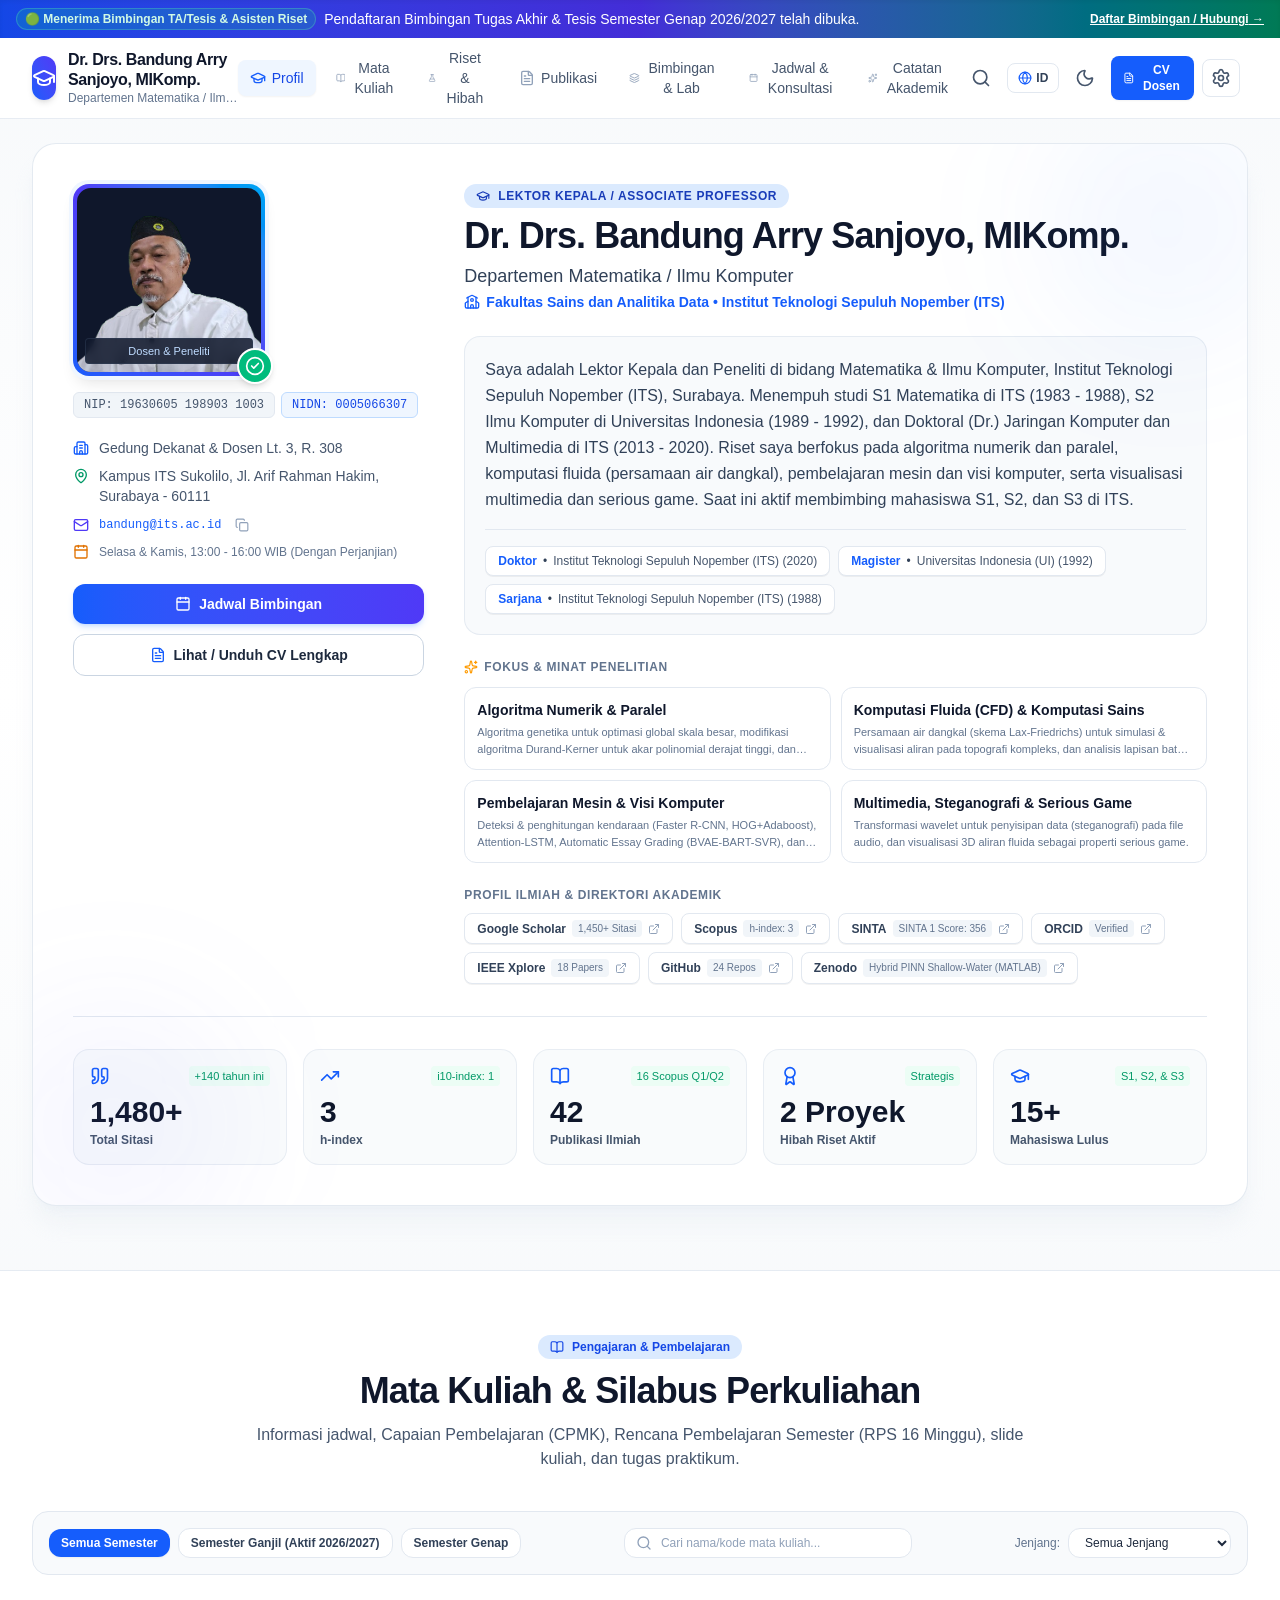
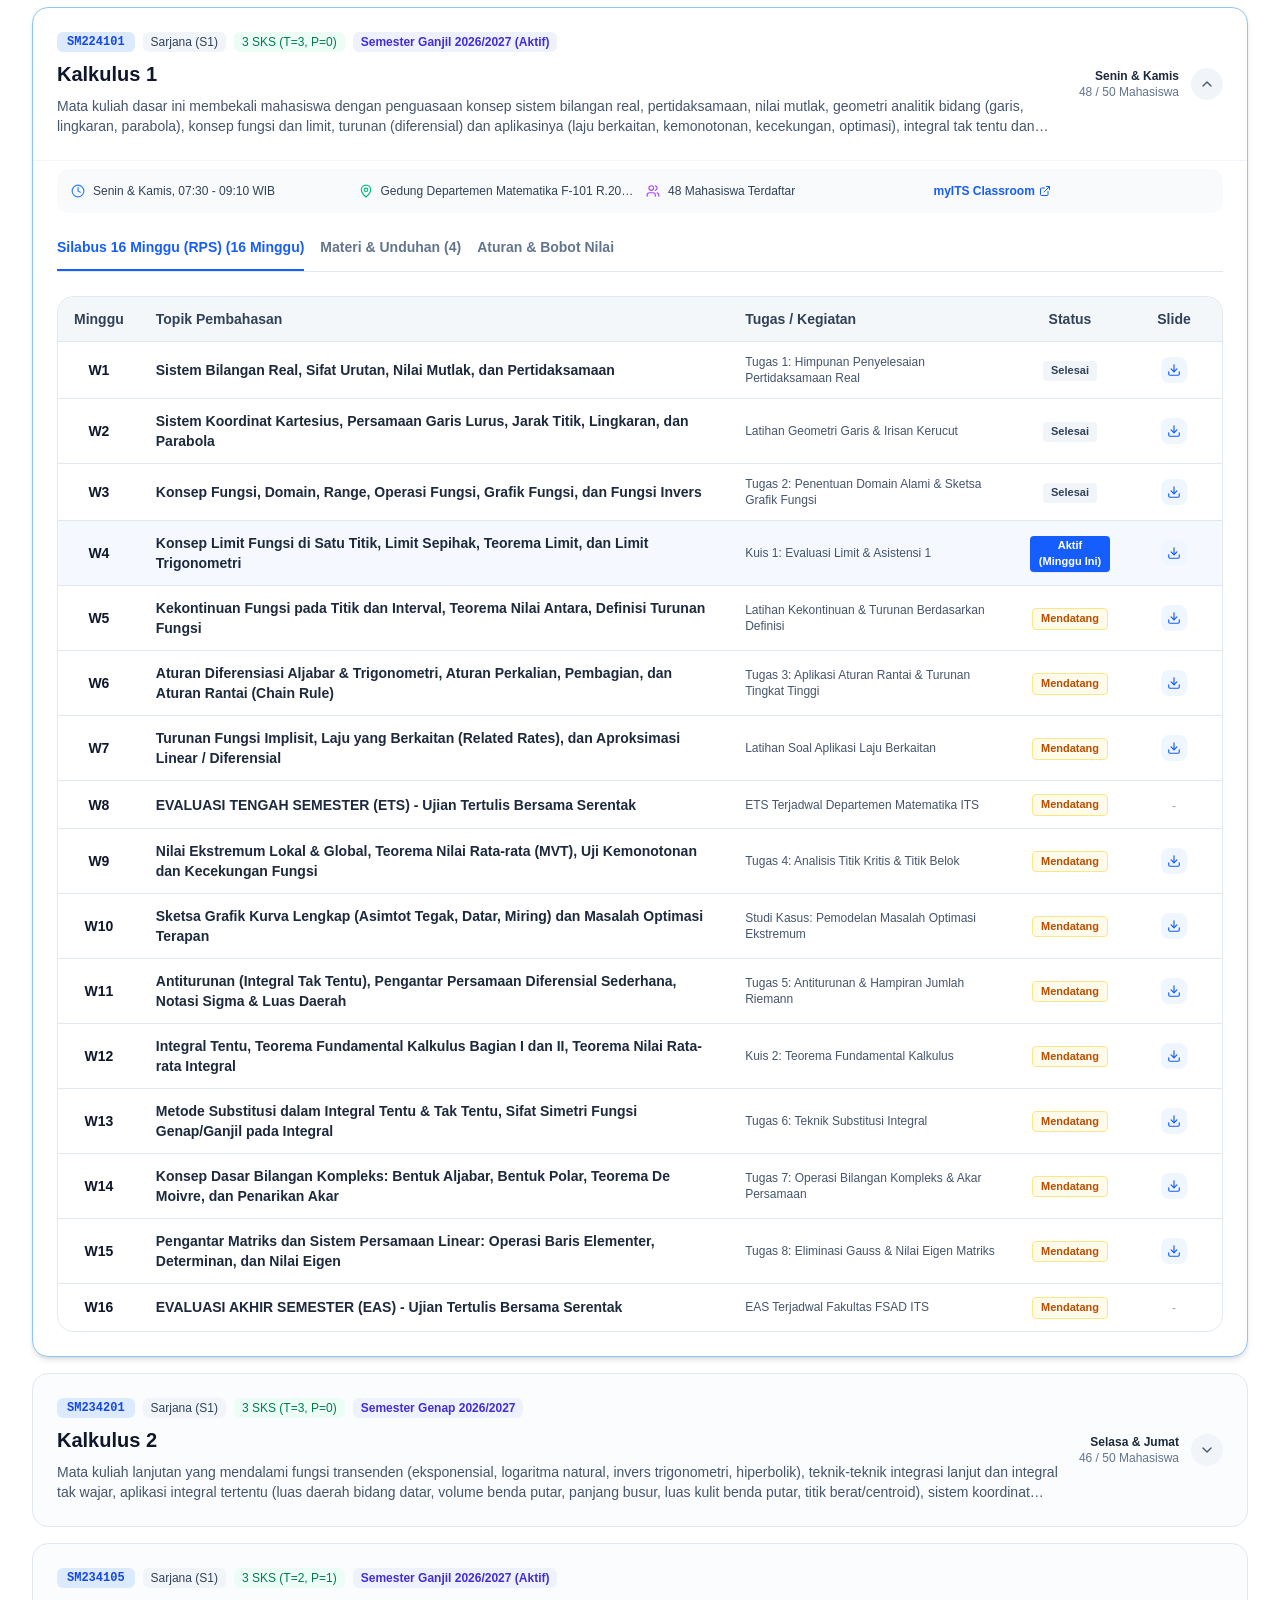
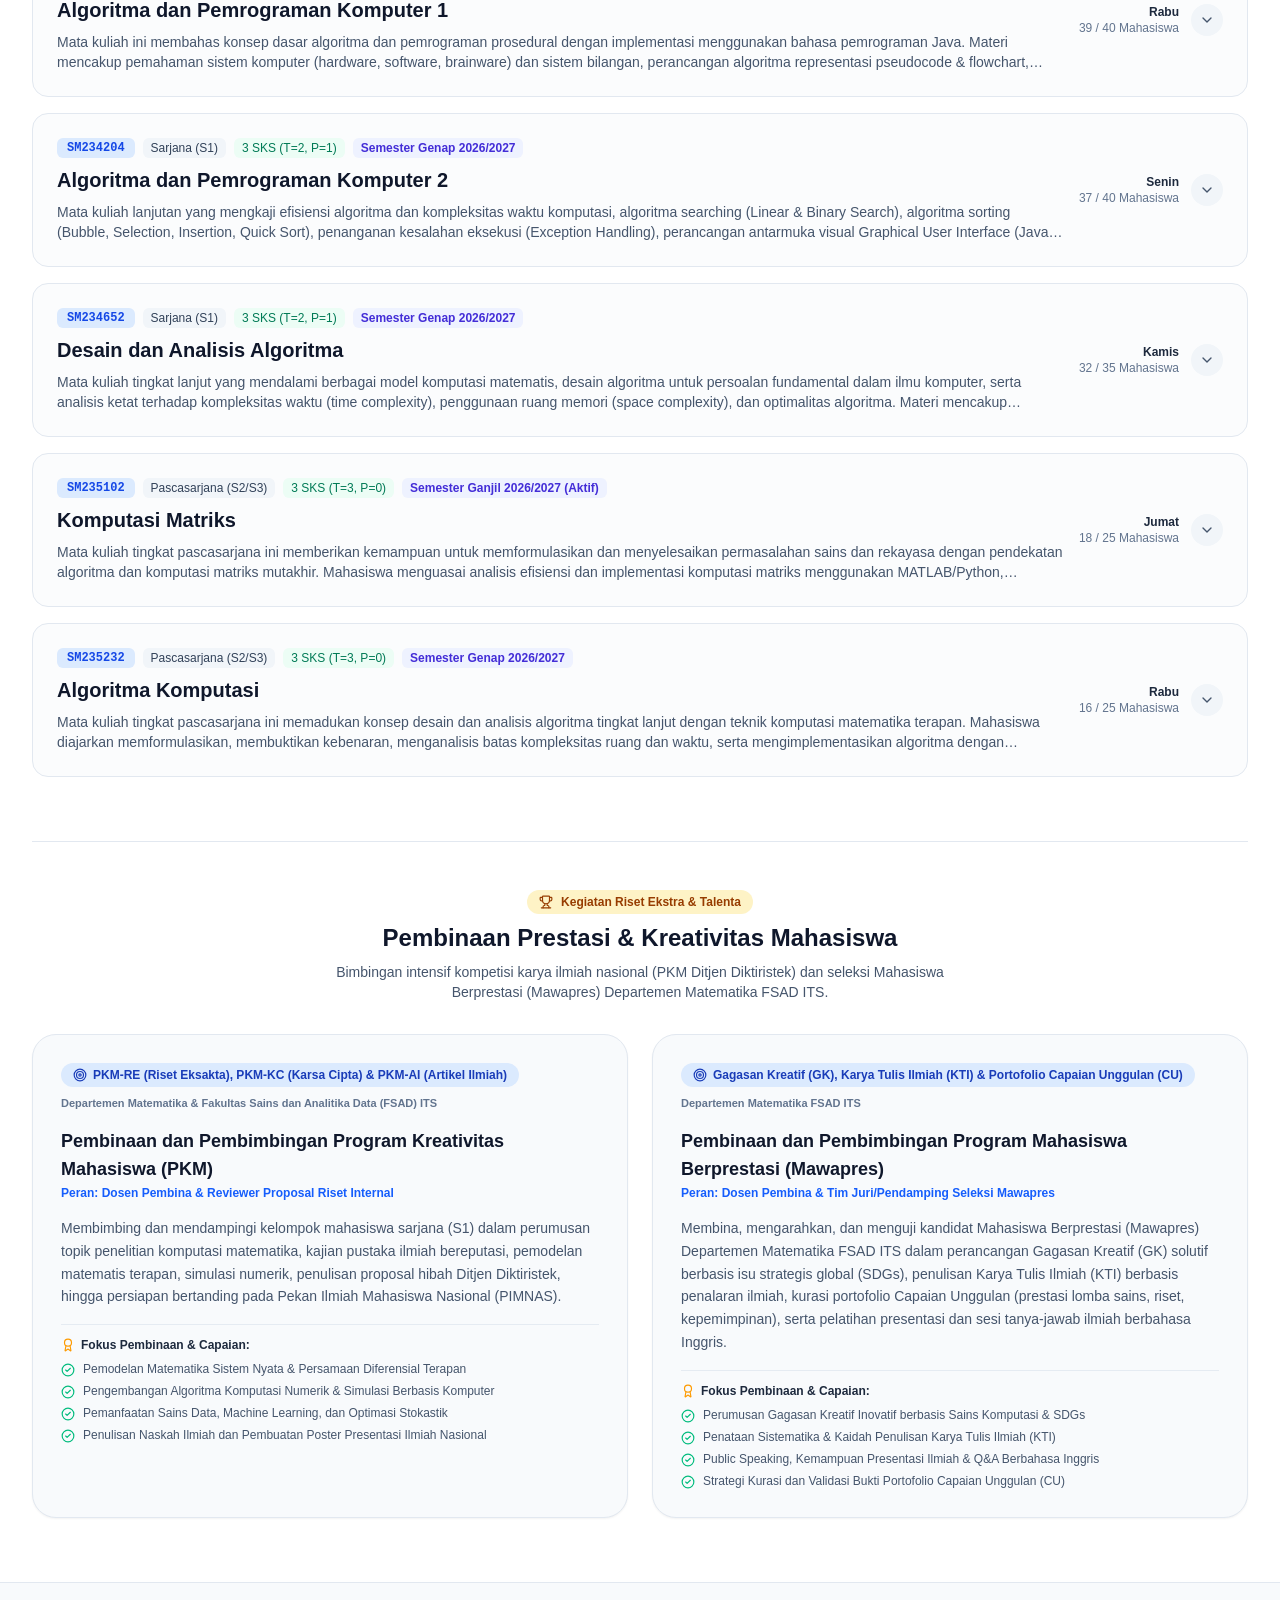
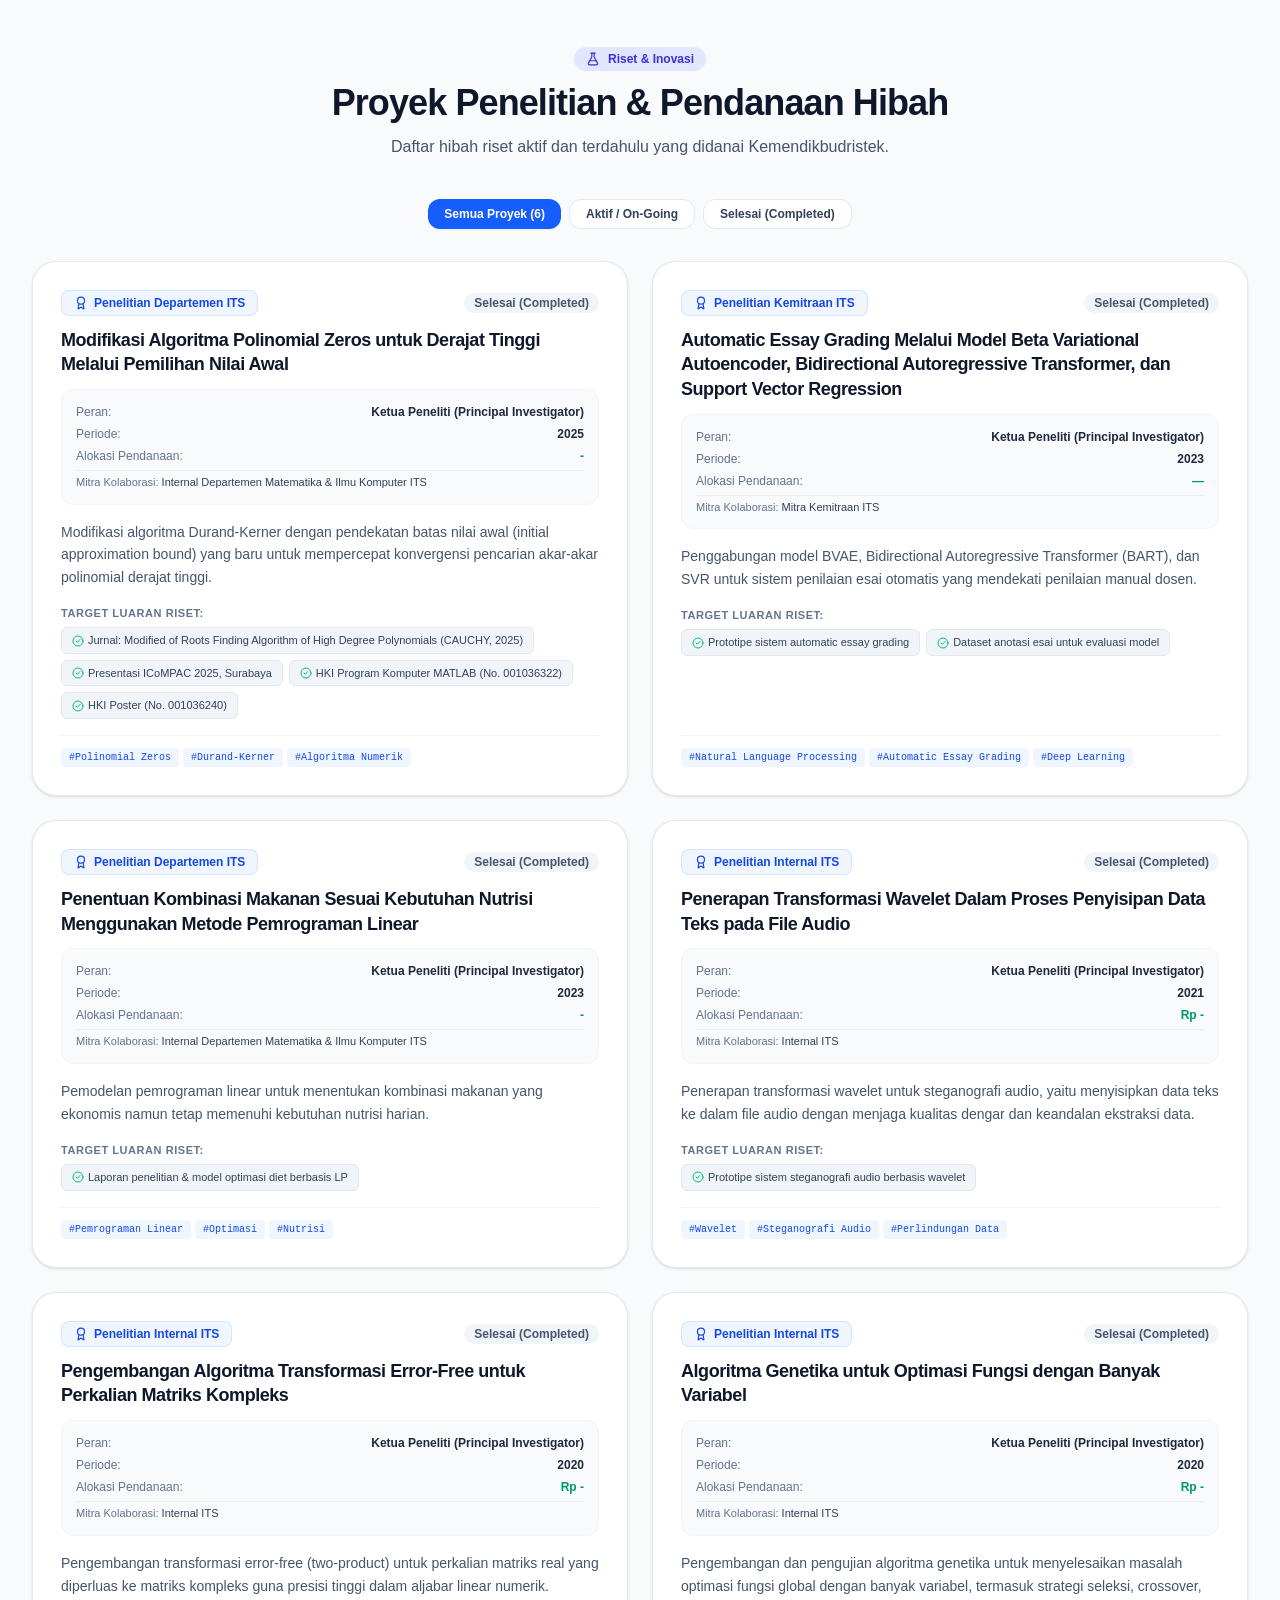
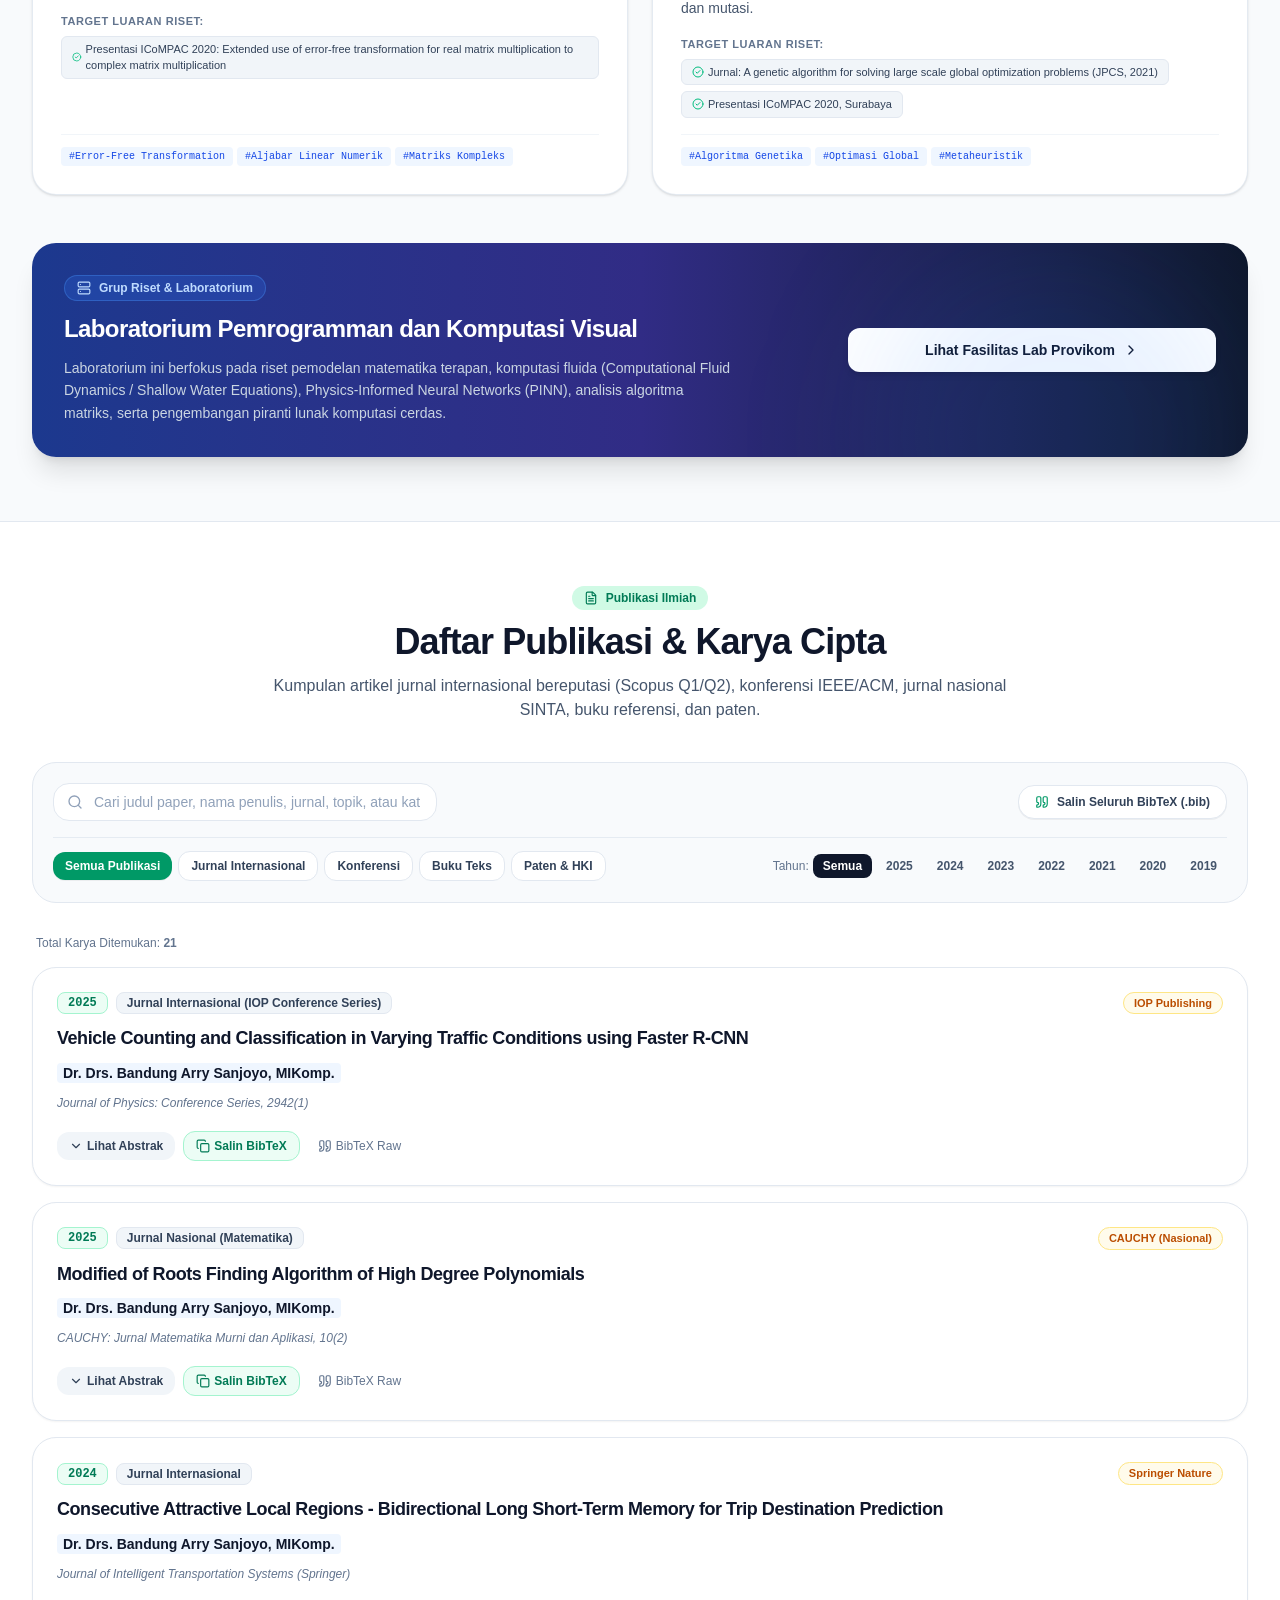
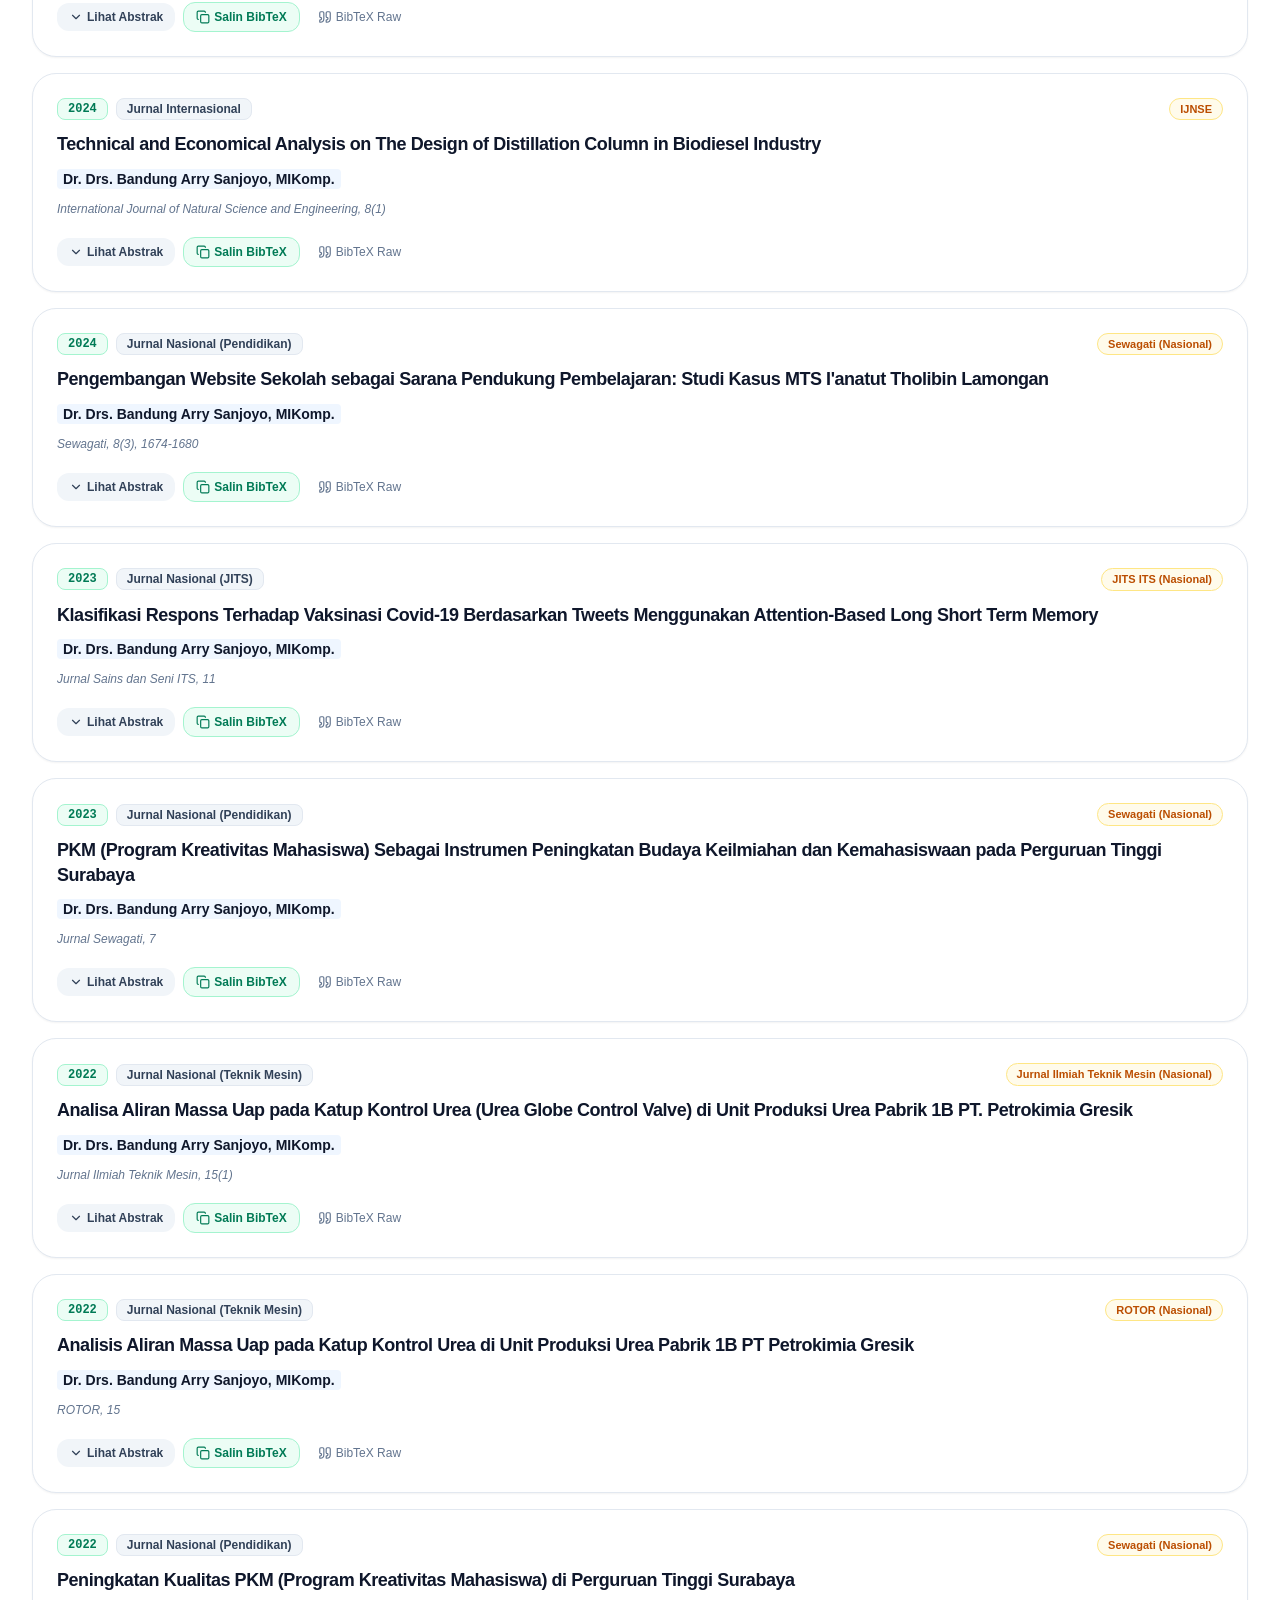
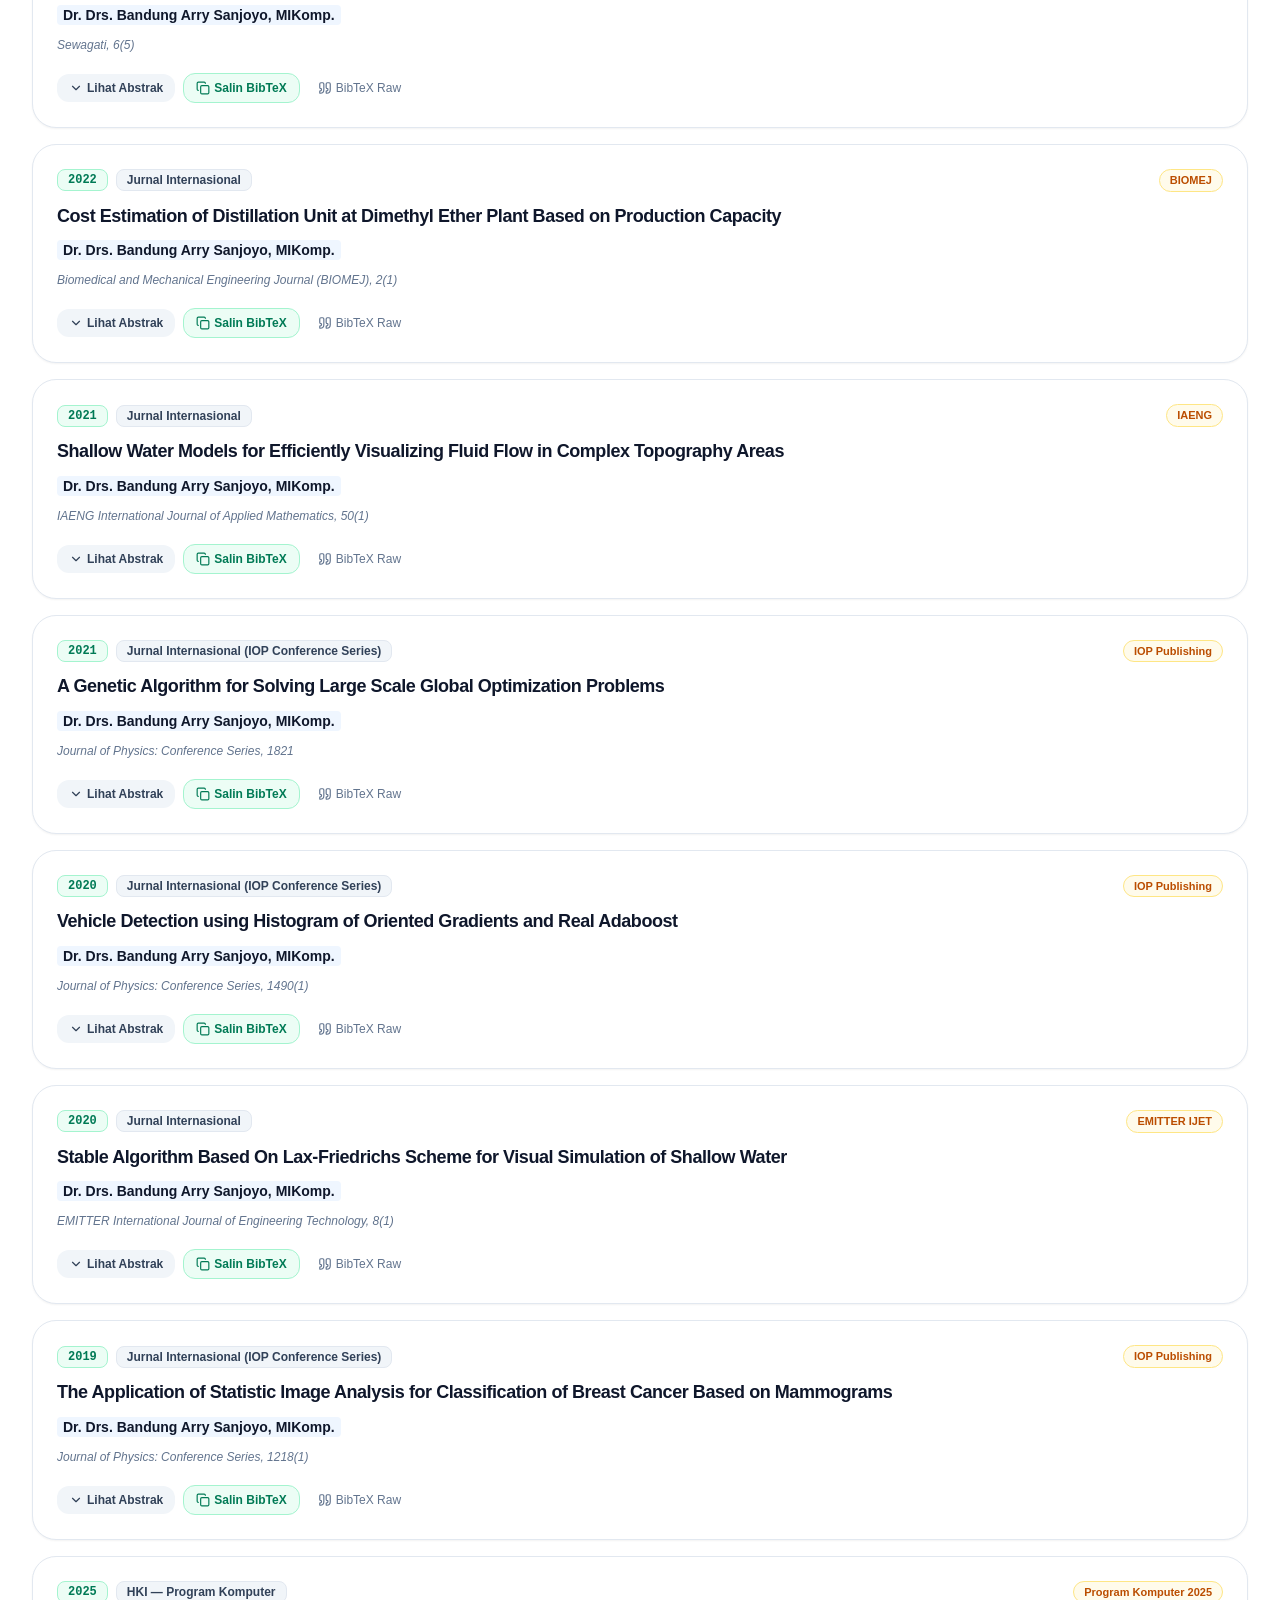
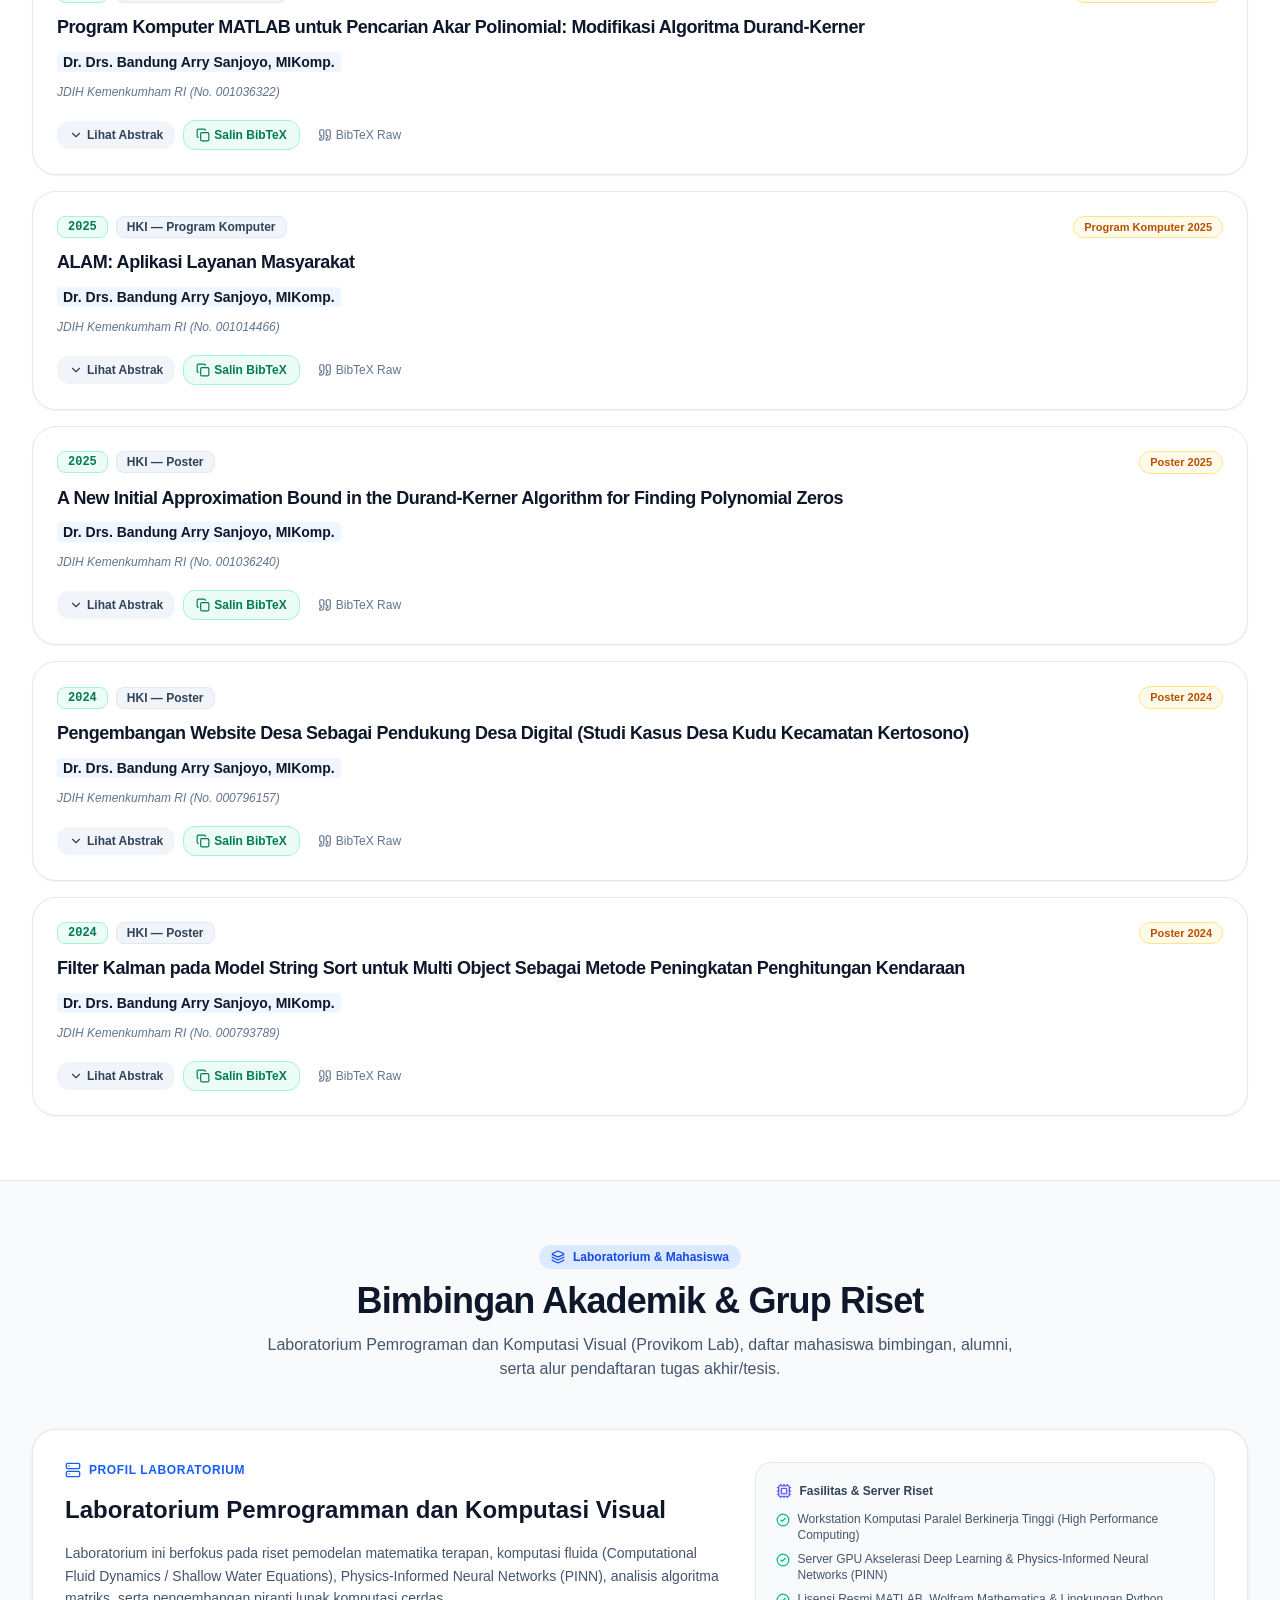
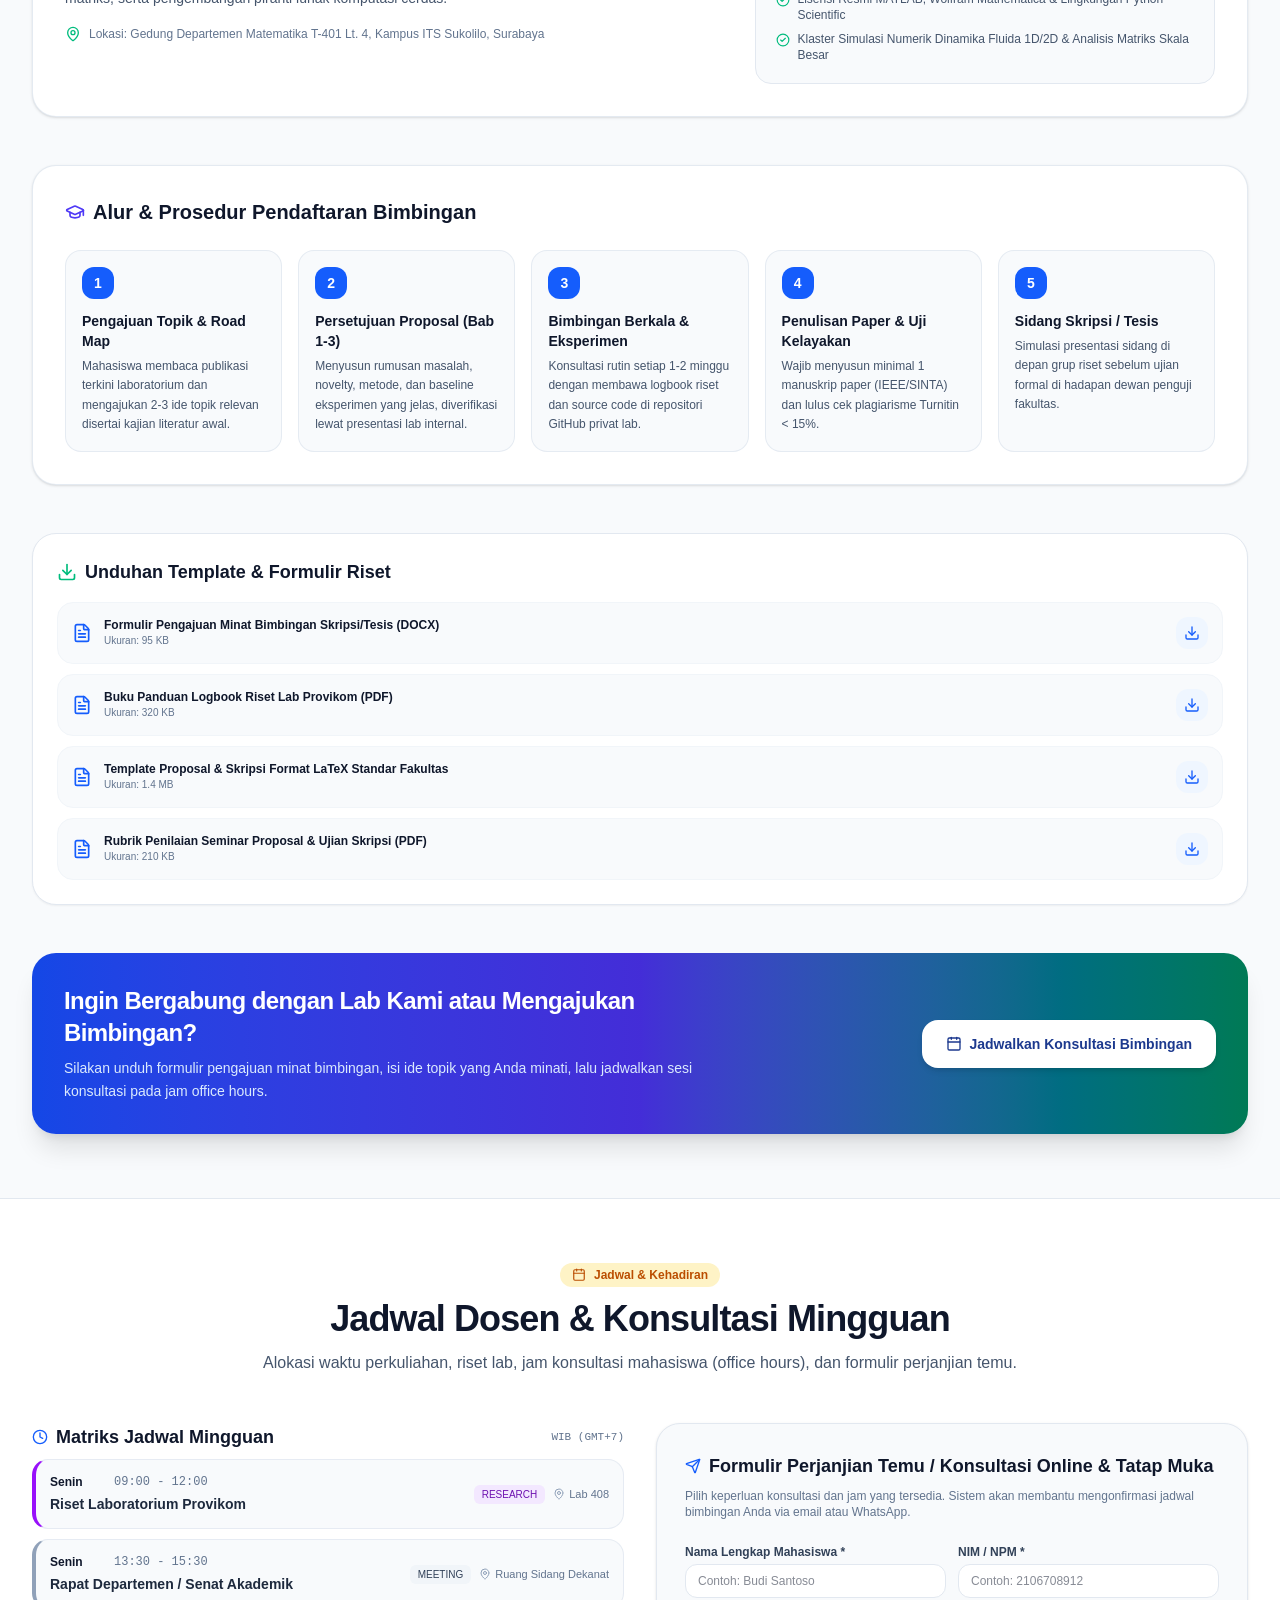
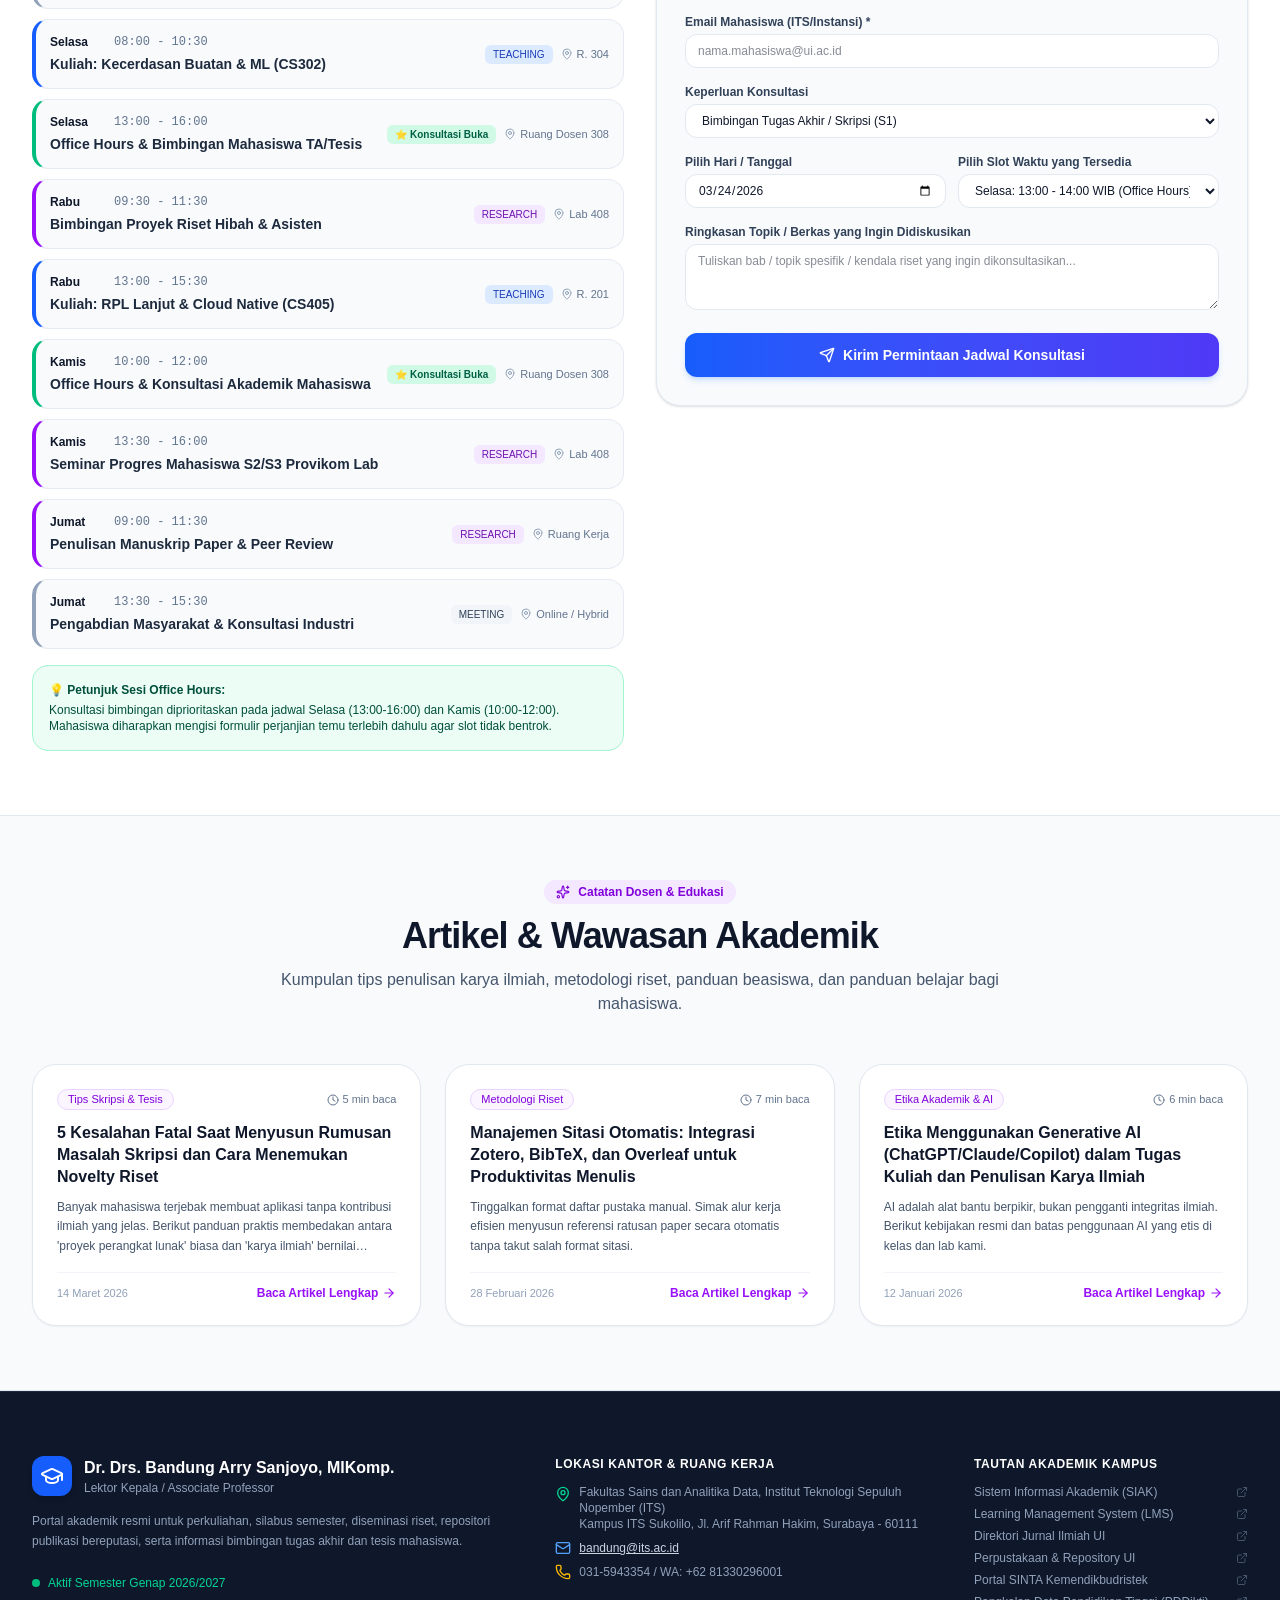
<file: index.html>
<!doctype html>
<html lang="id">
  <head>
    <meta charset="UTF-8" />
    <meta name="viewport" content="width=device-width, initial-scale=1.0" />
    <title>Dr. Drs. Bandung Arry Sanjoyo, MIKomp. — Dosen Matematika & Peneliti ITS</title>
    
    <!-- Google Search Console Verification -->
    <meta name="google-site-verification" content="V6UiiKaH_G4tDHhd2fzO7G8tp-Aiq02neqhaEcdJjbE" />
    <!-- SEO Meta Tags -->
    <meta name="description" content="Website profil dan portal akademik resmi Dr. Drs. Bandung Arry Sanjoyo, MIKomp. Lektor Kepala di Departemen Matematika FSAD Institut Teknologi Sepuluh Nopember (ITS) Surabaya. Riset komputasi matematika, pemodelan persamaan air dangkal, algoritma numerik, silabus perkuliahan, dan bimbingan mahasiswa." />
    <meta name="keywords" content="Bandung Arry Sanjoyo, Dr. Bandung Arry Sanjoyo, Matematika ITS, Dosen Matematika ITS, FSAD ITS, Kalkulus ITS, Komputasi Matriks, Algoritma Pemrograman, Riset Komputasi Fluida, Shallow Water Equations, PINN, Surabaya" />
    <meta name="author" content="Dr. Drs. Bandung Arry Sanjoyo, MIKomp." />
    <meta name="robots" content="index, follow" />
    <link rel="canonical" href="https://bandungarrysanjoyo.github.io/myActivity/" />

    <!-- Open Graph (Facebook, WhatsApp, LinkedIn) -->
    <meta property="og:type" content="profile" />
    <meta property="og:title" content="Dr. Drs. Bandung Arry Sanjoyo, MIKomp. — Dosen Matematika & Peneliti ITS" />
    <meta property="og:description" content="Portal akademik resmi Dr. Drs. Bandung Arry Sanjoyo, MIKomp. Silabus mata kuliah, materi pembelajaran, hibah riset, dan publikasi ilmiah Departemen Matematika FSAD ITS." />
    <meta property="og:url" content="https://bandungarrysanjoyo.github.io/myActivity/" />
    <meta property="og:image" content="https://bandungarrysanjoyo.github.io/myActivity/avatar.png" />
    <meta property="og:site_name" content="Portal Akademik Dr. Drs. Bandung Arry Sanjoyo, MIKomp." />

    <!-- Twitter Card -->
    <meta name="twitter:card" content="summary" />
    <meta name="twitter:title" content="Dr. Drs. Bandung Arry Sanjoyo, MIKomp. — Dosen Matematika ITS" />
    <meta name="twitter:description" content="Portal akademik & profil riset Dr. Drs. Bandung Arry Sanjoyo, MIKomp. Departemen Matematika FSAD ITS." />
    <meta name="twitter:image" content="https://bandungarrysanjoyo.github.io/myActivity/avatar.png" />

    <!-- Favicon -->
    <link rel="icon" href="data:image/svg+xml,<svg xmlns=%22http://www.w3.org/2000/svg%22 viewBox=%220 0 100 100%22><text y=%22.9em%22 font-size=%2290%22>🎓</text></svg>">

    <!-- Schema.org JSON-LD Structured Data for Google Search -->
    <script type="application/ld+json">
    {
      "@context": "https://schema.org",
      "@type": "Person",
      "name": "Dr. Drs. Bandung Arry Sanjoyo, MIKomp.",
      "alternateName": ["Bandung Arry Sanjoyo", "Bandung Arry"],
      "jobTitle": "Lektor Kepala / Associate Professor",
      "worksFor": {
        "@type": "CollegeOrUniversity",
        "name": "Institut Teknologi Sepuluh Nopember",
        "url": "https://www.its.ac.id"
      },
      "affiliation": {
        "@type": "Organization",
        "name": "Departemen Matematika, Fakultas Sains dan Analitika Data (FSAD) ITS"
      },
      "url": "https://bandungarrysanjoyo.github.io/myActivity/",
      
      "image": "https://bandungarrysanjoyo.github.io/myActivity/avatar.png",
      "email": "bandung@its.ac.id",
      "sameAs": [
        "https://scholar.google.com/citations?user=lBKkT74AAAAJ",
        "https://www.scopus.com/authors/detail.uri?authorId=55821260400",
        "https://sinta.kemdikbud.go.id/authors/profile/6123284",
        "https://orcid.org/0000-0003-4281-1488",
        "https://ieeexplore.ieee.org/author/37085577023",
        "https://github.com/bandungarrysanjoyo"
      ]
    }
    </script>
    <script type="module" src="./assets/index-D61LSOdl.js"></script>
    <link rel="stylesheet" href="./assets/index-DKf9ofFA.css">
  </head>
  <body class="bg-slate-50 dark:bg-slate-950 text-slate-900 dark:text-slate-100 min-h-screen antialiased">
    <div id="root"></div>
  </body>
</html>
</file>
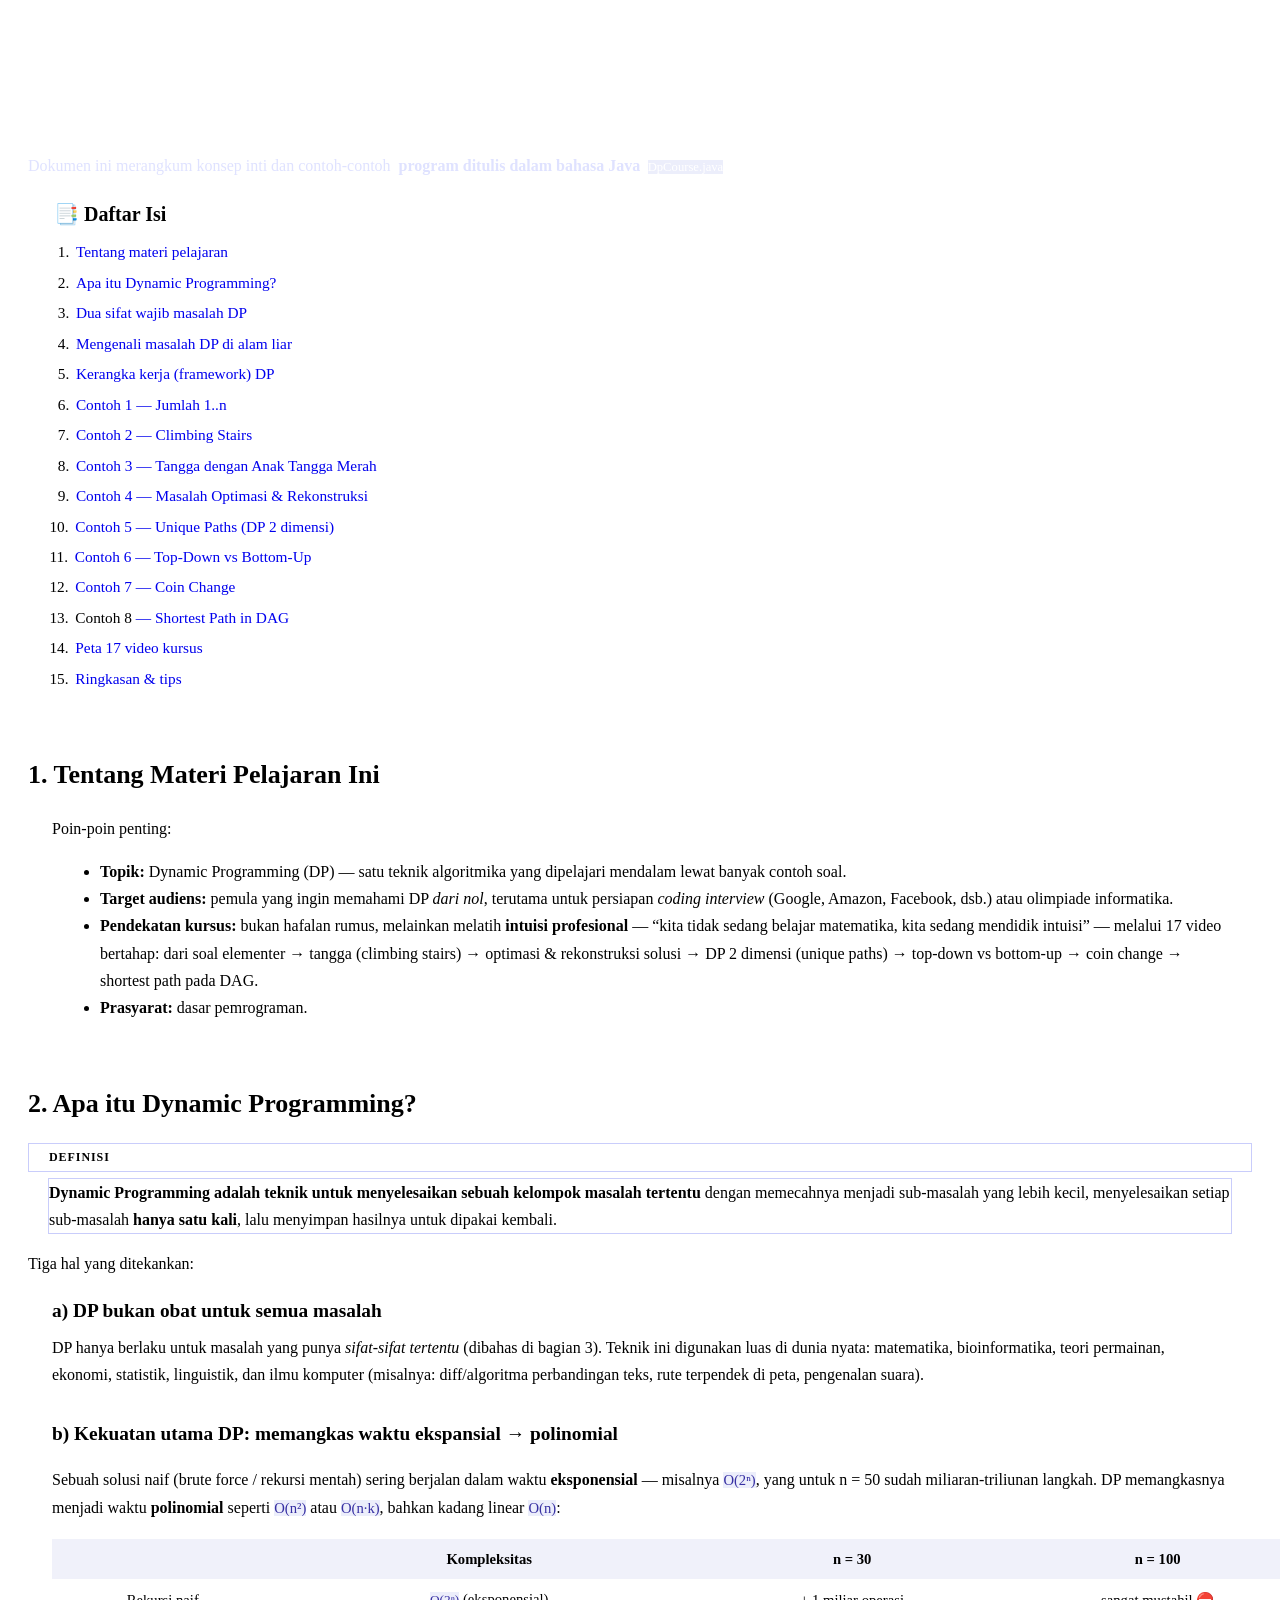
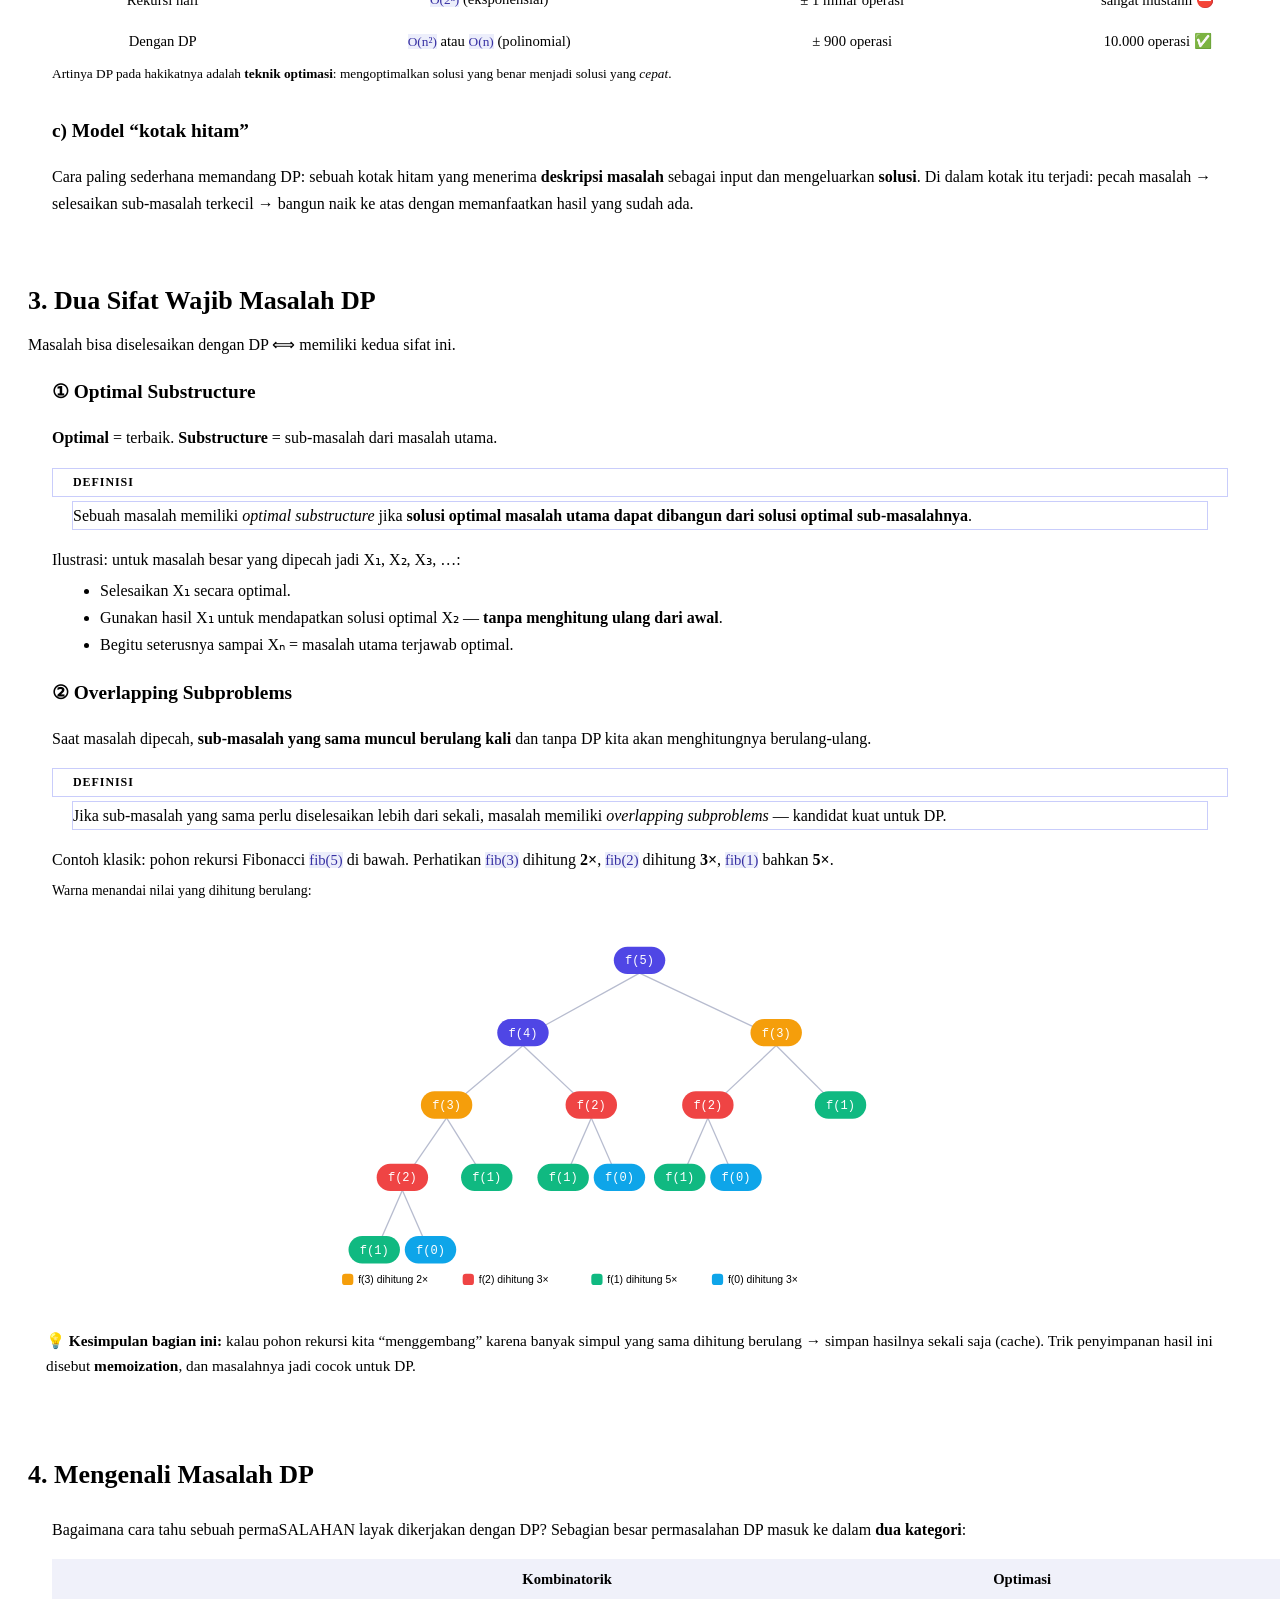
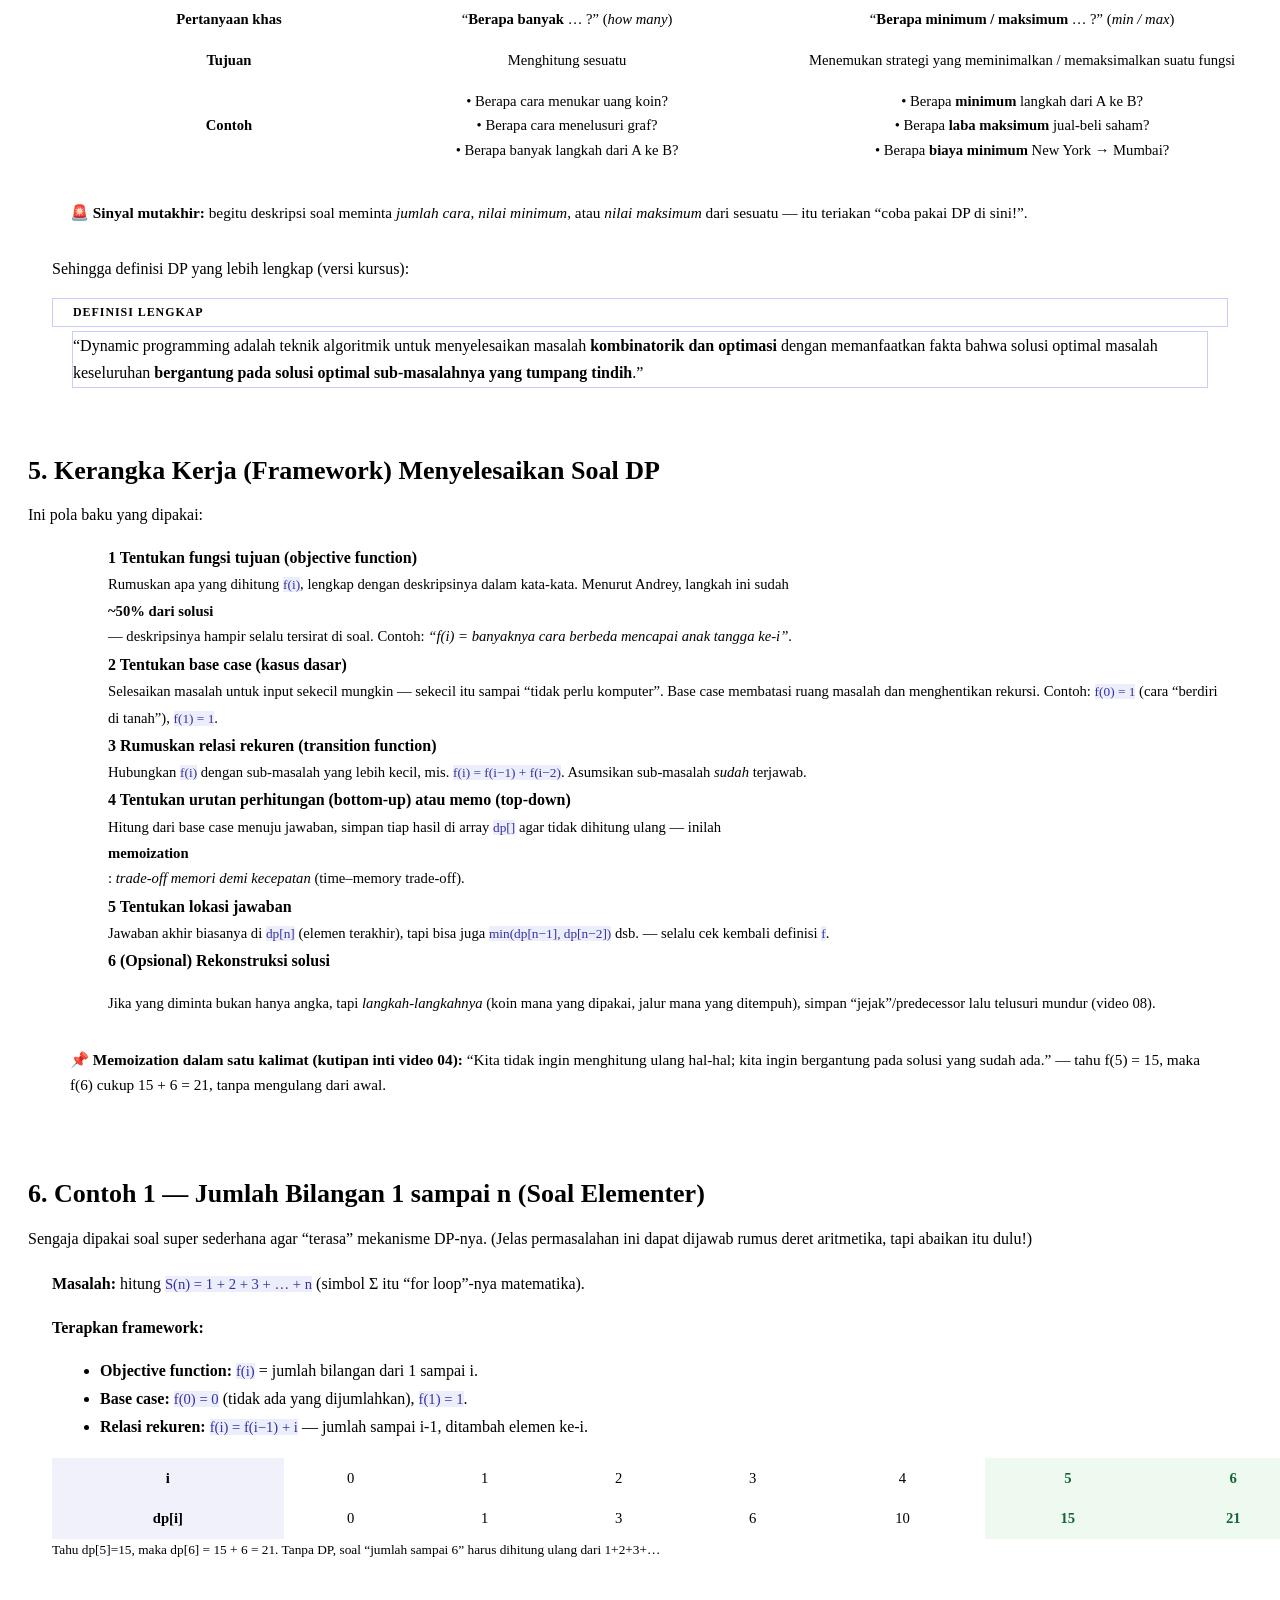
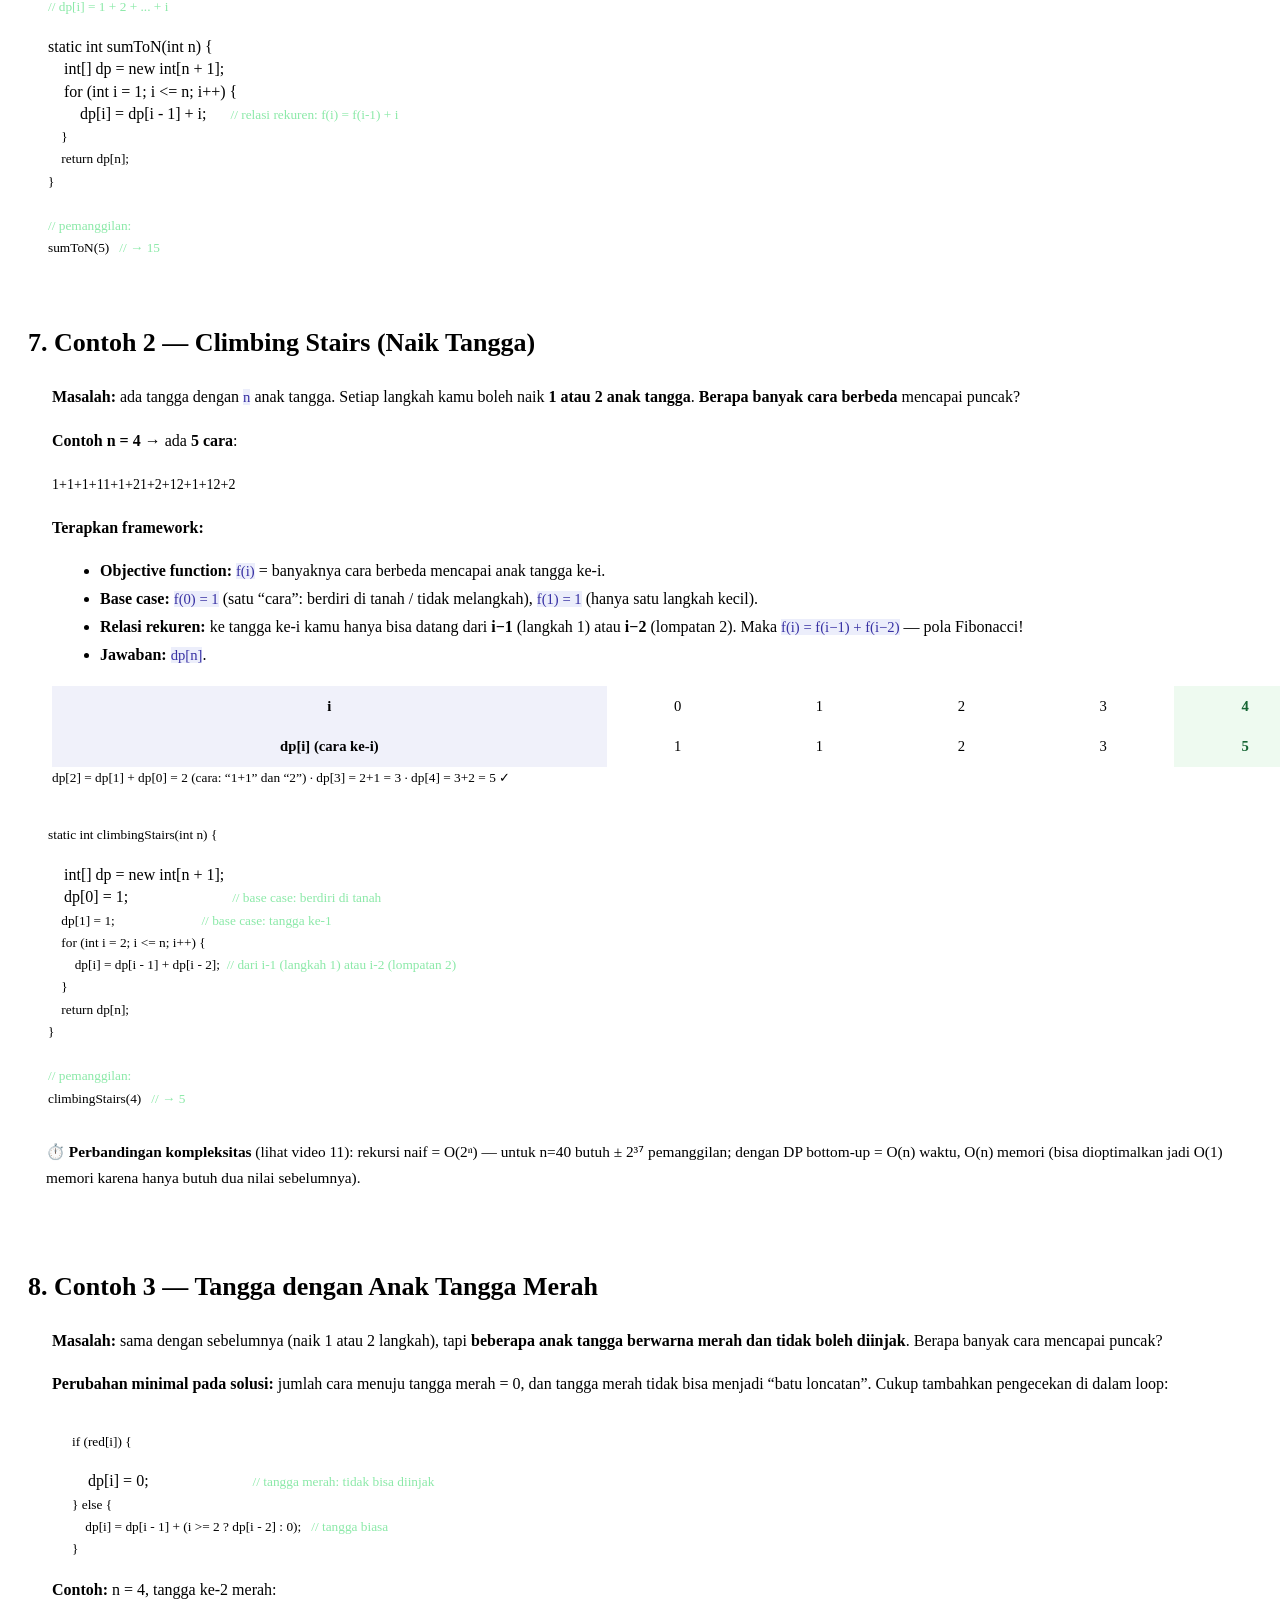
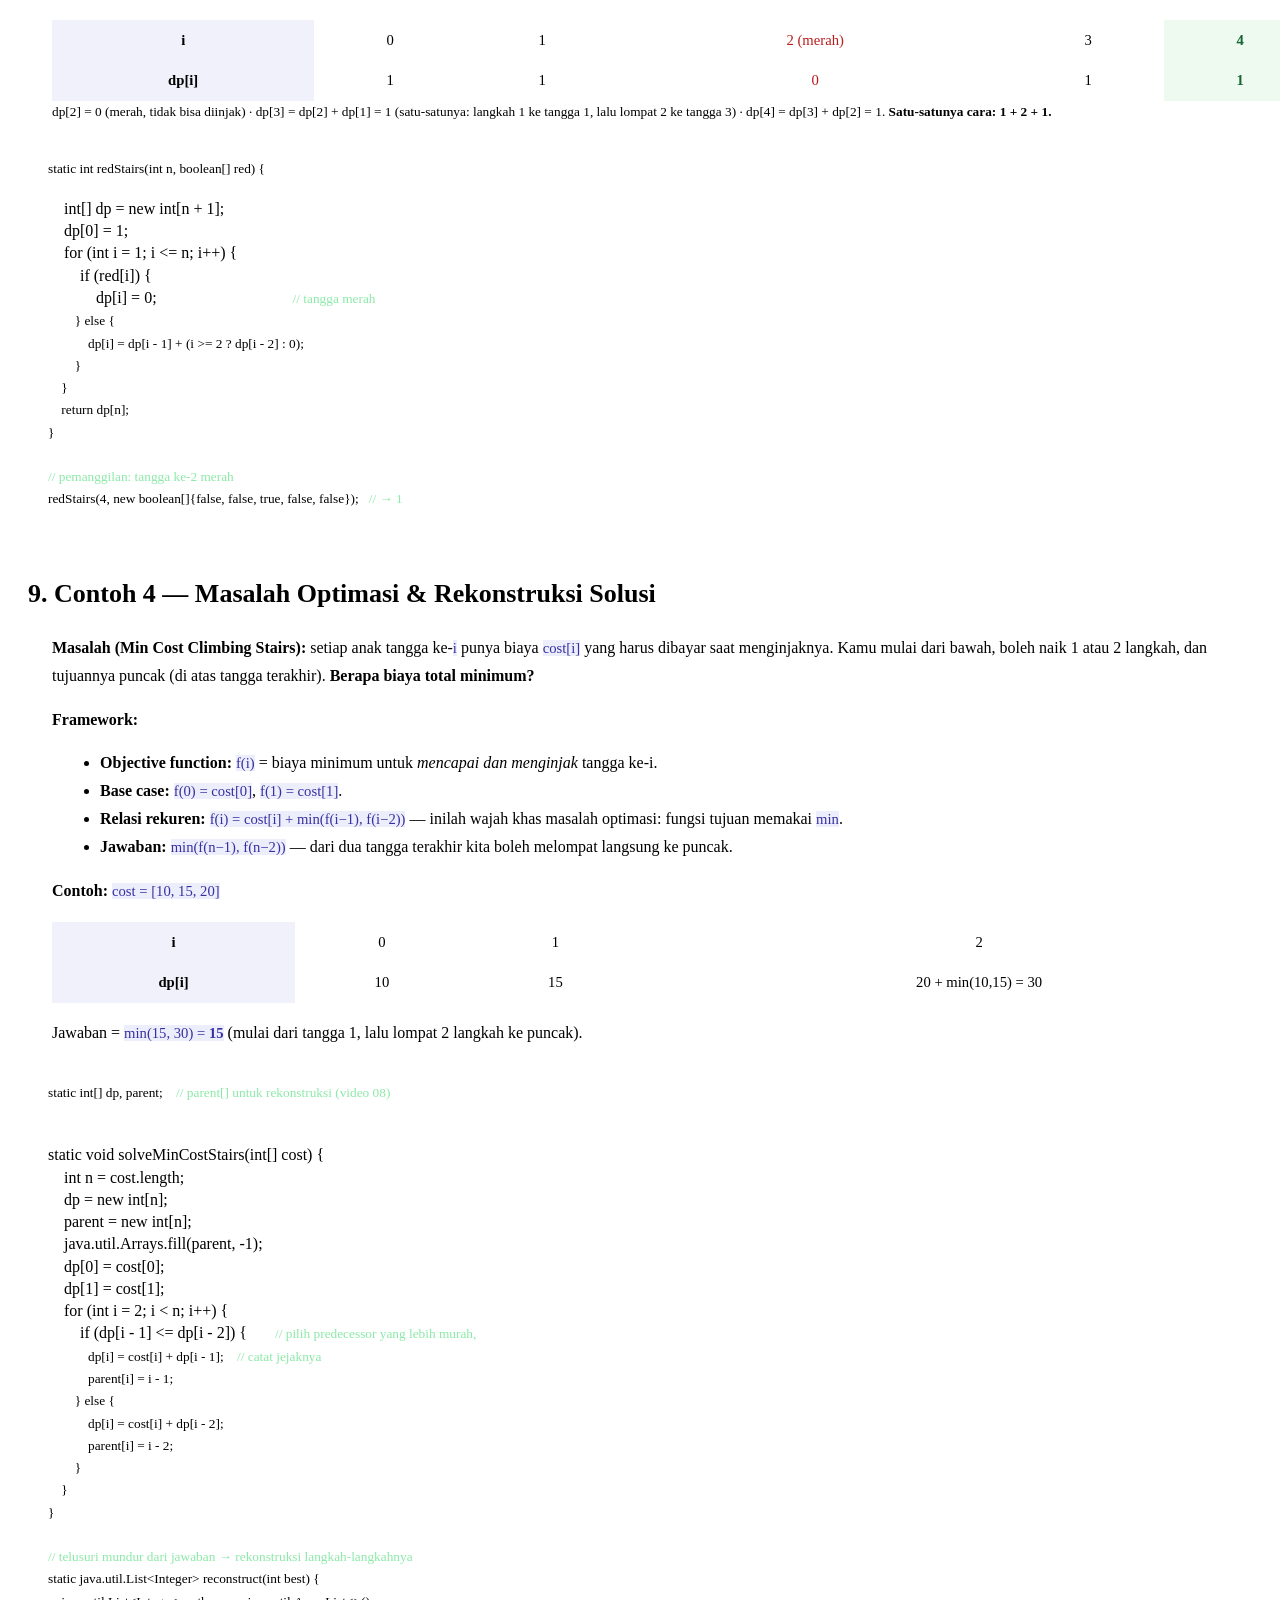
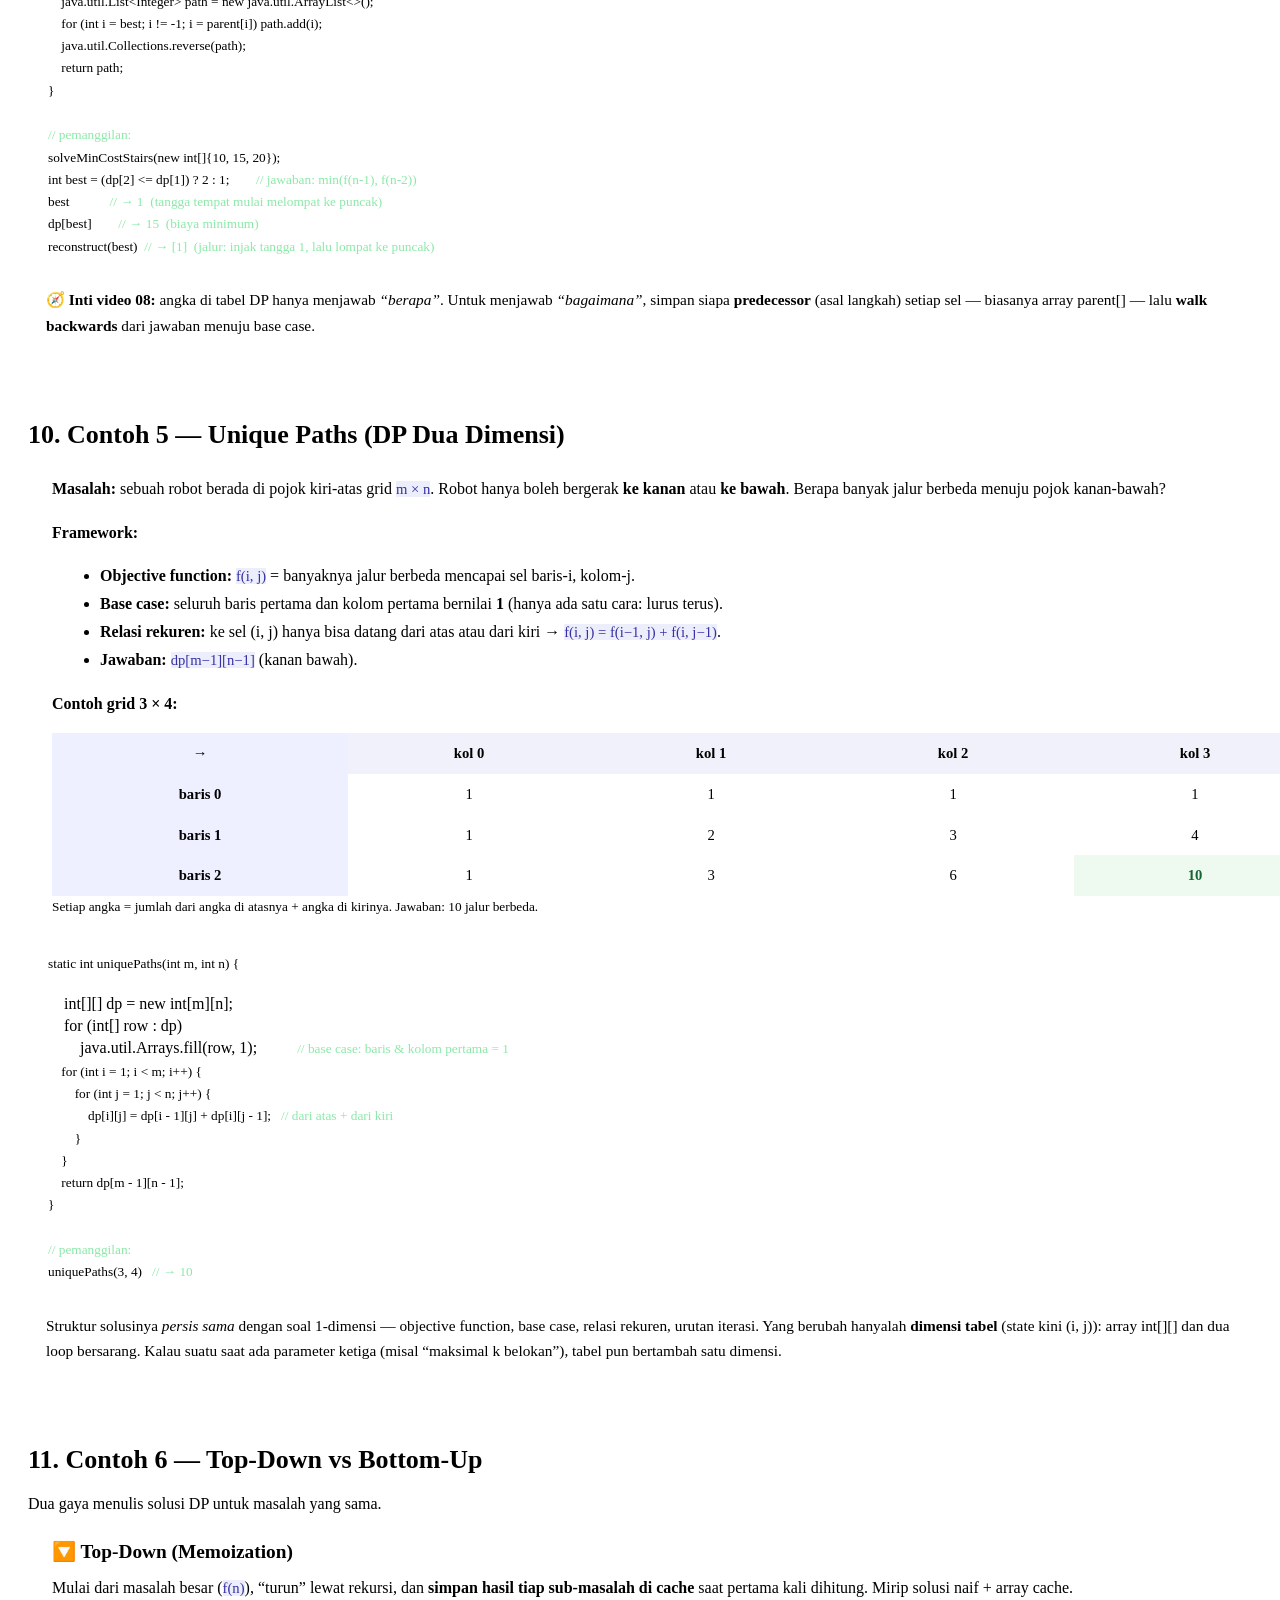
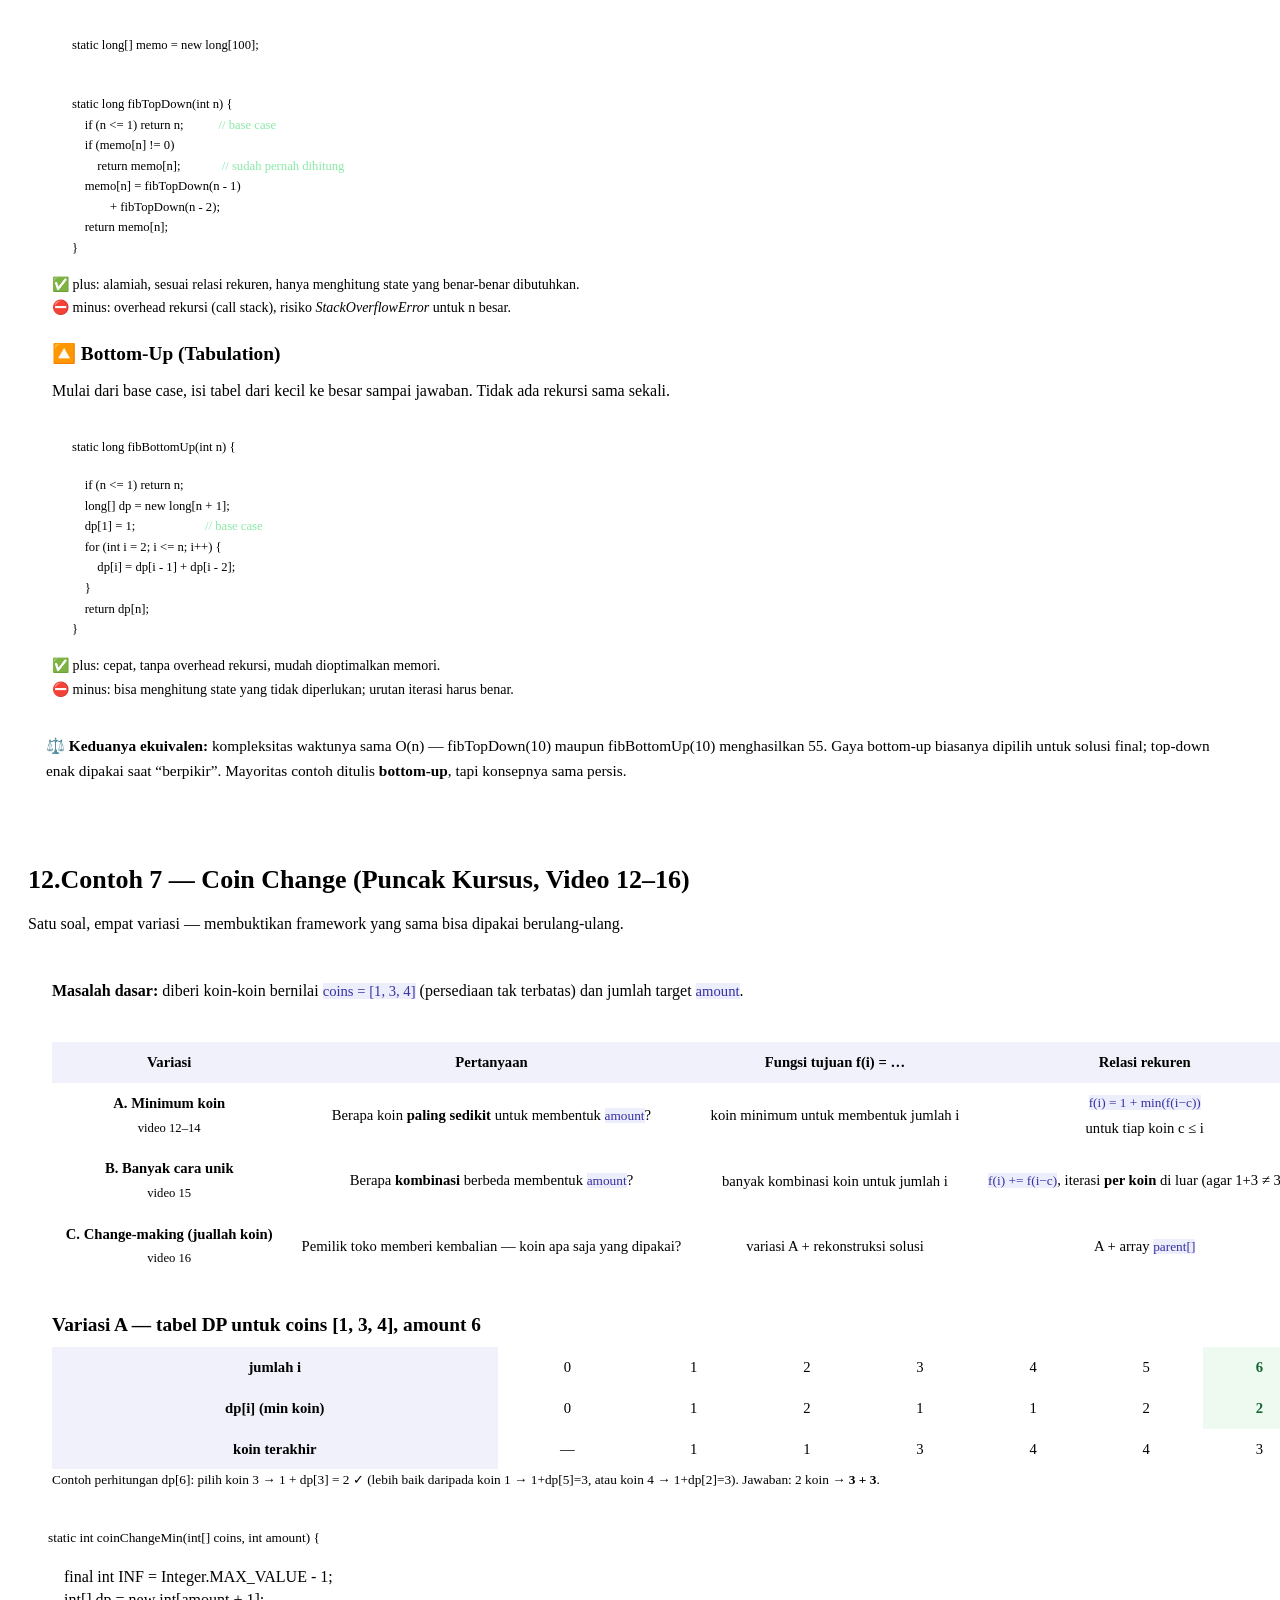
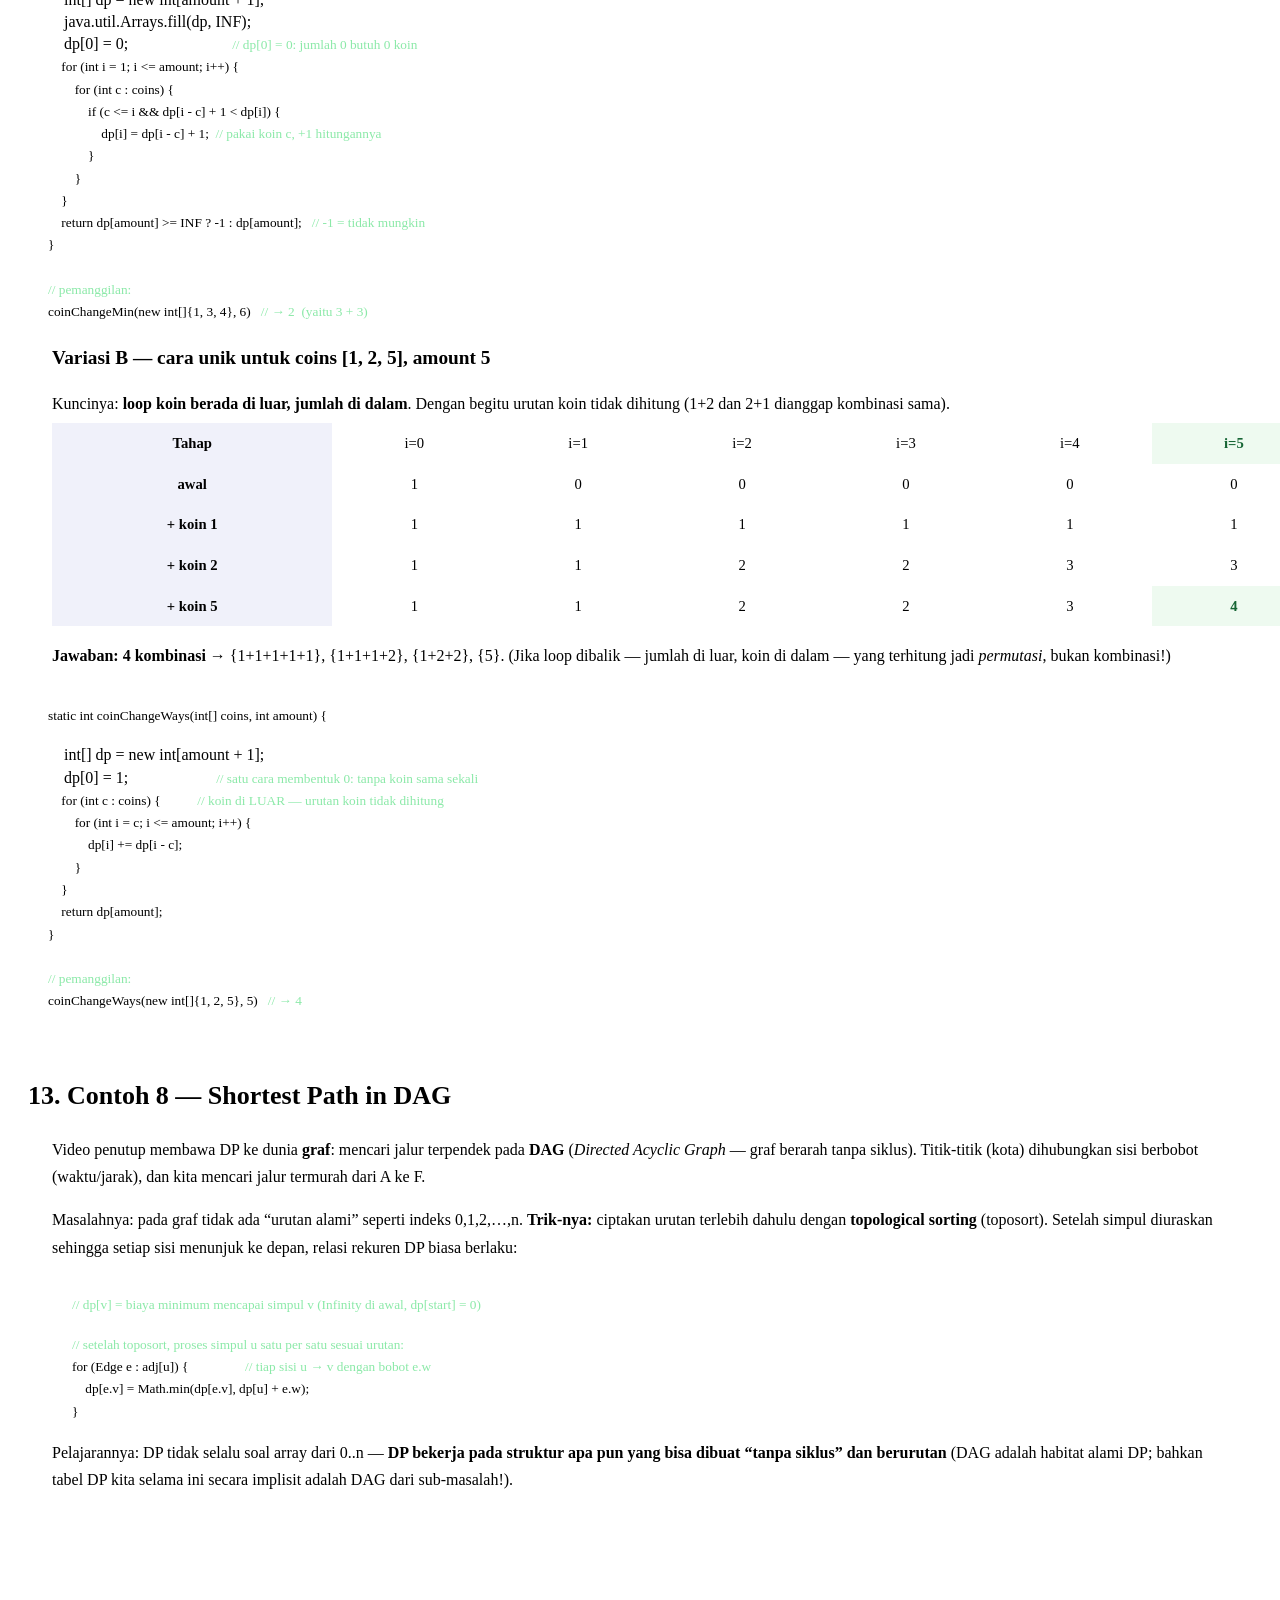
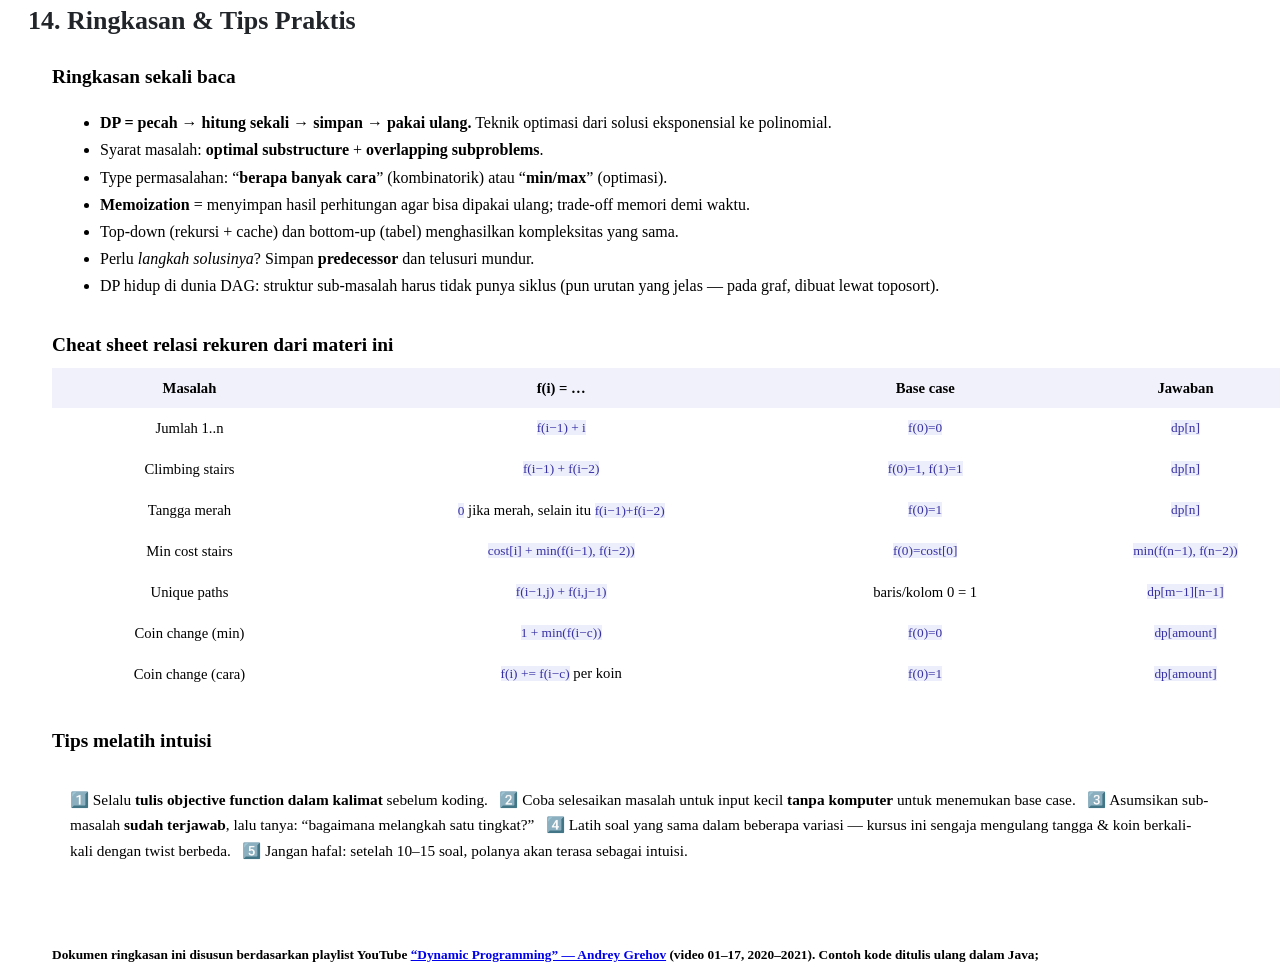
<file: sumberKuliah/dynamic-programming-bas.html>
<html><head><meta http-equiv="Content-Type" content="text/html; charset=utf-8" /><meta http-equiv="Content-Style-Type" content="text/css" /><meta name="generator" content="Aspose.Words for .NET 26.9.0" /><title>Dynamic Programming untuk Pemula — Konsep &amp; Contoh (Java)</title><style type="text/css">body { line-height:20.4pt; font-family:'Segoe UI'; font-size:12pt }h1, h2, h3, h4, h5, h6, p { margin:0pt }li, table { margin-top:0pt; margin-bottom:0pt }h1 { margin-top:12pt; margin-bottom:0pt; page-break-inside:avoid; page-break-after:avoid; line-height:20.4pt; font-family:Calibri; font-size:24pt; font-weight:bold; font-style:normal; color:#2f5496 }h2 { margin-top:2pt; margin-bottom:0pt; page-break-inside:avoid; page-break-after:avoid; line-height:20.4pt; font-family:Calibri; font-size:18pt; font-weight:bold; font-style:normal; color:#2f5496 }h3 { margin-top:2pt; margin-bottom:0pt; page-break-inside:avoid; page-break-after:avoid; line-height:20.4pt; font-family:Calibri; font-size:14pt; font-weight:bold; font-style:normal; color:#1f3763 }h4 { margin-top:2pt; margin-bottom:0pt; page-break-inside:avoid; page-break-after:avoid; line-height:20.4pt; font-family:Calibri; font-size:12pt; font-weight:bold; font-style:normal; color:#2f5496 }h5 { margin-top:2pt; margin-bottom:0pt; page-break-inside:avoid; page-break-after:avoid; line-height:20.4pt; font-family:Calibri; font-size:10pt; font-weight:bold; font-style:normal; color:#2f5496 }h6 { margin-top:2pt; margin-bottom:0pt; page-break-inside:avoid; page-break-after:avoid; line-height:20.4pt; font-family:Calibri; font-size:8pt; font-weight:bold; font-style:normal; color:#1f3763 }.divSection1 { line-height:20.4pt; font-family:'Segoe UI'; font-size:12pt; -aw-style-name:'div_Section_1' }span.Heading1Char { font-family:'Calibri Light'; font-size:16pt; color:#2f5496 }span.Heading2Char { font-family:'Calibri Light'; font-size:13pt; color:#2f5496 }span.Heading3Char { font-family:'Calibri Light'; font-size:12pt; color:#1f3763 }span.Heading4Char { font-family:'Calibri Light'; font-style:italic; color:#2f5496 }span.Heading5Char { font-family:'Calibri Light'; color:#2f5496 }span.Heading6Char { font-family:'Calibri Light'; color:#1f3763 }span.Hyperlink { text-decoration:underline; color:#0563c1; -aw-style-name:hyperlink }.awlist1 { list-style:none; counter-reset:awlistcounter4_0 }.awlist1 > li:before { content:counter(awlistcounter4_0); counter-increment:awlistcounter4_0 }.awlist2 { list-style:none; counter-reset:awlistcounter5_0 1 }.awlist2 > li:before { content:counter(awlistcounter5_0); counter-increment:awlistcounter5_0 }.awlist3 { list-style:none; counter-reset:awlistcounter6_0 2 }.awlist3 > li:before { content:counter(awlistcounter6_0); counter-increment:awlistcounter6_0 }.awlist4 { list-style:none; counter-reset:awlistcounter7_0 3 }.awlist4 > li:before { content:counter(awlistcounter7_0); counter-increment:awlistcounter7_0 }.awlist5 { list-style:none; counter-reset:awlistcounter8_0 4 }.awlist5 > li:before { content:counter(awlistcounter8_0); counter-increment:awlistcounter8_0 }.awlist6 { list-style:none; counter-reset:awlistcounter9_0 5 }.awlist6 > li:before { content:counter(awlistcounter9_0); counter-increment:awlistcounter9_0 }</style></head><body><div><p style="margin-right:15pt; margin-left:15pt"><span style="font-size:10pt; text-transform:uppercase; letter-spacing:0.6pt; color:#ffffff">Ringkasan Kursus YouTube</span><span style="color:#ffffff"> </span></p><h1 style="margin-right:15pt; margin-left:15pt; margin-bottom:7.5pt; page-break-inside:auto; page-break-after:auto; line-height:31.9pt"><span style="font-family:'Segoe UI'; font-size:25.5pt; color:#ffffff">Dynamic Programming untuk Pemula</span><br /><span style="font-family:'Segoe UI'; font-size:25.5pt; color:#ffffff">Konsep &amp; Contoh Lengkap</span></h1><p style="margin:12pt 15pt"><span style="color:#dfe2ff">Dokumen ini merangkum konsep inti dan contoh-contoh </span><span style="font-weight:bold; color:#dfe2ff">&#xa0;</span><span style="font-weight:bold; color:#dfe2ff">program ditulis dalam bahasa Java</span><span style="color:#dfe2ff">&#xa0;</span><span style="font-size:10.5pt; color:#c9cdf5">&#xa0;</span><span style="font-family:Consolas; font-size:9.5pt; color:#ffffff; background-color:#eceefb">DpCourse.java</span></p><p style="margin-right:34.5pt; margin-left:34.5pt; margin-bottom:6pt; line-height:25.5pt; background-color:#ffffff; -aw-outline-level:2"><span style="font-family:'Noto Emoji'; font-size:15pt; font-weight:bold">📑</span><span style="font-size:15pt; font-weight:bold"> Daftar Isi</span></p><div style="margin-right:34.5pt; margin-left:37.3pt; margin-bottom:3.75pt; background-color:#ffffff"><p style="margin-left:13.7pt; text-indent:-13.7pt; line-height:19.1pt; -aw-import:list-item; -aw-list-level-number:0; -aw-list-number-format:'%0.'; -aw-list-number-styles:'decimal'; -aw-list-number-values:'1'; -aw-list-padding-sml:5.01pt"><span style="-aw-import:ignore"><span style="font-size:11.5pt"><span>1.</span></span><span style="width:5.01pt; font:7pt 'Times New Roman'; display:inline-block; -aw-import:spaces">&#xa0;&#xa0; </span></span><a href="#s1" style="text-decoration:none"><span class="Hyperlink" style="font-size:11.5pt; text-decoration:none; color:#0000ee">Tentang materi pelajaran</span></a></p></div><div style="margin-right:34.5pt; margin-left:37.3pt; margin-bottom:3.75pt; background-color:#ffffff"><p style="margin-left:13.7pt; text-indent:-13.7pt; line-height:19.1pt; -aw-import:list-item; -aw-list-level-number:0; -aw-list-number-format:'%0.'; -aw-list-number-styles:'decimal'; -aw-list-number-values:'2'; -aw-list-padding-sml:5.01pt"><span style="-aw-import:ignore"><span style="font-size:11.5pt"><span>2.</span></span><span style="width:5.01pt; font:7pt 'Times New Roman'; display:inline-block; -aw-import:spaces">&#xa0;&#xa0; </span></span><a href="#s2" style="text-decoration:none"><span class="Hyperlink" style="font-size:11.5pt; text-decoration:none; color:#0000ee">Apa itu Dynamic Programming?</span></a></p></div><div style="margin-right:34.5pt; margin-left:37.3pt; margin-bottom:3.75pt; background-color:#ffffff"><p style="margin-left:13.7pt; text-indent:-13.7pt; line-height:19.1pt; -aw-import:list-item; -aw-list-level-number:0; -aw-list-number-format:'%0.'; -aw-list-number-styles:'decimal'; -aw-list-number-values:'3'; -aw-list-padding-sml:5.01pt"><span style="-aw-import:ignore"><span style="font-size:11.5pt"><span>3.</span></span><span style="width:5.01pt; font:7pt 'Times New Roman'; display:inline-block; -aw-import:spaces">&#xa0;&#xa0; </span></span><a href="#s3" style="text-decoration:none"><span class="Hyperlink" style="font-size:11.5pt; text-decoration:none; color:#0000ee">Dua sifat wajib masalah DP</span></a></p></div><div style="margin-right:34.5pt; margin-left:37.3pt; margin-bottom:3.75pt; background-color:#ffffff"><p style="margin-left:13.7pt; text-indent:-13.7pt; line-height:19.1pt; -aw-import:list-item; -aw-list-level-number:0; -aw-list-number-format:'%0.'; -aw-list-number-styles:'decimal'; -aw-list-number-values:'4'; -aw-list-padding-sml:5.01pt"><span style="-aw-import:ignore"><span style="font-size:11.5pt"><span>4.</span></span><span style="width:5.01pt; font:7pt 'Times New Roman'; display:inline-block; -aw-import:spaces">&#xa0;&#xa0; </span></span><a href="#s4" style="text-decoration:none"><span class="Hyperlink" style="font-size:11.5pt; text-decoration:none; color:#0000ee">Mengenali masalah DP di alam liar</span></a></p></div><div style="margin-right:34.5pt; margin-left:37.3pt; margin-bottom:3.75pt; background-color:#ffffff"><p style="margin-left:13.7pt; text-indent:-13.7pt; line-height:19.1pt; -aw-import:list-item; -aw-list-level-number:0; -aw-list-number-format:'%0.'; -aw-list-number-styles:'decimal'; -aw-list-number-values:'5'; -aw-list-padding-sml:5.01pt"><span style="-aw-import:ignore"><span style="font-size:11.5pt"><span>5.</span></span><span style="width:5.01pt; font:7pt 'Times New Roman'; display:inline-block; -aw-import:spaces">&#xa0;&#xa0; </span></span><a href="#s5" style="text-decoration:none"><span class="Hyperlink" style="font-size:11.5pt; text-decoration:none; color:#0000ee">Kerangka kerja (framework) DP</span></a></p></div><div style="margin-right:34.5pt; margin-left:37.3pt; margin-bottom:3.75pt; background-color:#ffffff"><p style="margin-left:13.7pt; text-indent:-13.7pt; line-height:19.1pt; -aw-import:list-item; -aw-list-level-number:0; -aw-list-number-format:'%0.'; -aw-list-number-styles:'decimal'; -aw-list-number-values:'6'; -aw-list-padding-sml:5.01pt"><span style="-aw-import:ignore"><span style="font-size:11.5pt"><span>6.</span></span><span style="width:5.01pt; font:7pt 'Times New Roman'; display:inline-block; -aw-import:spaces">&#xa0;&#xa0; </span></span><a href="#s6" style="text-decoration:none"><span class="Hyperlink" style="font-size:11.5pt; text-decoration:none; color:#0000ee">Contoh 1 — Jumlah 1..n</span></a></p></div><div style="margin-right:34.5pt; margin-left:37.3pt; margin-bottom:3.75pt; background-color:#ffffff"><p style="margin-left:13.7pt; text-indent:-13.7pt; line-height:19.1pt; -aw-import:list-item; -aw-list-level-number:0; -aw-list-number-format:'%0.'; -aw-list-number-styles:'decimal'; -aw-list-number-values:'7'; -aw-list-padding-sml:5.01pt"><span style="-aw-import:ignore"><span style="font-size:11.5pt"><span>7.</span></span><span style="width:5.01pt; font:7pt 'Times New Roman'; display:inline-block; -aw-import:spaces">&#xa0;&#xa0; </span></span><a href="#s7" style="text-decoration:none"><span class="Hyperlink" style="font-size:11.5pt; text-decoration:none; color:#0000ee">Contoh 2 — Climbing Stairs</span></a></p></div><div style="margin-right:34.5pt; margin-left:37.3pt; margin-bottom:3.75pt; background-color:#ffffff"><p style="margin-left:13.7pt; text-indent:-13.7pt; line-height:19.1pt; -aw-import:list-item; -aw-list-level-number:0; -aw-list-number-format:'%0.'; -aw-list-number-styles:'decimal'; -aw-list-number-values:'8'; -aw-list-padding-sml:5.01pt"><span style="-aw-import:ignore"><span style="font-size:11.5pt"><span>8.</span></span><span style="width:5.01pt; font:7pt 'Times New Roman'; display:inline-block; -aw-import:spaces">&#xa0;&#xa0; </span></span><a href="#s8" style="text-decoration:none"><span class="Hyperlink" style="font-size:11.5pt; text-decoration:none; color:#0000ee">Contoh 3 — Tangga dengan Anak Tangga Merah</span></a></p></div><div style="margin-right:34.5pt; margin-left:37.3pt; margin-bottom:3.75pt; background-color:#ffffff"><p style="margin-left:13.7pt; text-indent:-13.7pt; line-height:19.1pt; -aw-import:list-item; -aw-list-level-number:0; -aw-list-number-format:'%0.'; -aw-list-number-styles:'decimal'; -aw-list-number-values:'9'; -aw-list-padding-sml:5.01pt"><span style="-aw-import:ignore"><span style="font-size:11.5pt"><span>9.</span></span><span style="width:5.01pt; font:7pt 'Times New Roman'; display:inline-block; -aw-import:spaces">&#xa0;&#xa0; </span></span><a href="#s9" style="text-decoration:none"><span class="Hyperlink" style="font-size:11.5pt; text-decoration:none; color:#0000ee">Contoh 4 — Masalah Optimasi &amp; Rekonstruksi</span></a></p></div><div style="margin-right:34.5pt; margin-left:31.1pt; margin-bottom:3.75pt; background-color:#ffffff"><p style="margin-left:19.9pt; text-indent:-19.9pt; line-height:19.1pt; -aw-import:list-item; -aw-list-level-number:0; -aw-list-number-format:'%0.'; -aw-list-number-styles:'decimal'; -aw-list-number-values:'10'; -aw-list-padding-sml:5.01pt"><span style="-aw-import:ignore"><span style="font-size:11.5pt"><span>10.</span></span><span style="width:5.01pt; font:7pt 'Times New Roman'; display:inline-block; -aw-import:spaces">&#xa0;&#xa0; </span></span><a href="#s10" style="text-decoration:none"><span class="Hyperlink" style="font-size:11.5pt; text-decoration:none; color:#0000ee">Contoh 5 — Unique Paths (DP 2 dimensi)</span></a></p></div><div style="margin-right:34.5pt; margin-left:31.1pt; margin-bottom:3.75pt; background-color:#ffffff"><p style="margin-left:19.9pt; text-indent:-19.9pt; line-height:19.1pt; -aw-import:list-item; -aw-list-level-number:0; -aw-list-number-format:'%0.'; -aw-list-number-styles:'decimal'; -aw-list-number-values:'11'; -aw-list-padding-sml:5.01pt"><span style="-aw-import:ignore"><span style="font-size:11.5pt"><span>11.</span></span><span style="width:5.01pt; font:7pt 'Times New Roman'; display:inline-block; -aw-import:spaces">&#xa0;&#xa0; </span></span><a href="#s11" style="text-decoration:none"><span class="Hyperlink" style="font-size:11.5pt; text-decoration:none; color:#0000ee">Contoh 6 — Top-Down vs Bottom-Up</span></a></p></div><div style="margin-right:34.5pt; margin-left:31.1pt; margin-bottom:3.75pt; background-color:#ffffff"><p style="margin-left:19.9pt; text-indent:-19.9pt; line-height:19.1pt; -aw-import:list-item; -aw-list-level-number:0; -aw-list-number-format:'%0.'; -aw-list-number-styles:'decimal'; -aw-list-number-values:'12'; -aw-list-padding-sml:5.01pt"><span style="-aw-import:ignore"><span style="font-size:11.5pt"><span>12.</span></span><span style="width:5.01pt; font:7pt 'Times New Roman'; display:inline-block; -aw-import:spaces">&#xa0;&#xa0; </span></span><a href="#s12" style="text-decoration:none"><span class="Hyperlink" style="font-size:11.5pt; text-decoration:none; color:#0000ee">Contoh 7 — Coin Change</span></a></p></div><div style="margin-right:34.5pt; margin-left:31.1pt; margin-bottom:3.75pt; background-color:#ffffff"><p style="margin-left:19.9pt; text-indent:-19.9pt; line-height:19.1pt; -aw-import:list-item; -aw-list-level-number:0; -aw-list-number-format:'%0.'; -aw-list-number-styles:'decimal'; -aw-list-number-values:'13'; -aw-list-padding-sml:5.01pt"><span style="-aw-import:ignore"><span style="font-size:11.5pt"><span>13.</span></span><span style="width:5.01pt; font:7pt 'Times New Roman'; display:inline-block; -aw-import:spaces">&#xa0;&#xa0; </span></span><span style="font-size:11.5pt">Contoh 8</span><span style="font-size:11.5pt">&#xa0;</span><a href="#s13" style="text-decoration:none"><span class="Hyperlink" style="font-size:11.5pt; text-decoration:none; color:#0000ee">— Shortest Path in DAG</span></a></p></div><div style="margin-right:34.5pt; margin-left:31.1pt; margin-bottom:3.75pt; background-color:#ffffff"><p style="margin-left:19.9pt; text-indent:-19.9pt; line-height:19.1pt; -aw-import:list-item; -aw-list-level-number:0; -aw-list-number-format:'%0.'; -aw-list-number-styles:'decimal'; -aw-list-number-values:'14'; -aw-list-padding-sml:5.01pt"><span style="-aw-import:ignore"><span style="font-size:11.5pt"><span>14.</span></span><span style="width:5.01pt; font:7pt 'Times New Roman'; display:inline-block; -aw-import:spaces">&#xa0;&#xa0; </span></span><a href="#s14" style="text-decoration:none"><span class="Hyperlink" style="font-size:11.5pt; text-decoration:none; color:#0000ee">Peta 17 video kursus</span></a></p></div><div style="margin-right:34.5pt; margin-left:31.1pt; margin-bottom:3.75pt; background-color:#ffffff"><p style="margin-left:19.9pt; text-indent:-19.9pt; line-height:19.1pt; -aw-import:list-item; -aw-list-level-number:0; -aw-list-number-format:'%0.'; -aw-list-number-styles:'decimal'; -aw-list-number-values:'15'; -aw-list-padding-sml:5.01pt"><span style="-aw-import:ignore"><span style="font-size:11.5pt"><span>15.</span></span><span style="width:5.01pt; font:7pt 'Times New Roman'; display:inline-block; -aw-import:spaces">&#xa0;&#xa0; </span></span><a href="#s15" style="text-decoration:none"><span class="Hyperlink" style="font-size:11.5pt; text-decoration:none; color:#0000ee">Ringkasan &amp; tips</span></a></p></div><h2 style="margin:39pt 15pt 6pt; page-break-inside:auto; page-break-after:auto; line-height:33.15pt; padding-top:7pt"><a name="s1"><span style="font-family:'Segoe UI'; font-size:19.5pt; color:#000000">1. Tentang Materi Pelajaran Ini</span></a></h2><p style="margin:13.5pt 33pt 12pt"><span style="-aw-bookmark-end:s1"></span><span>Poin-poin penting:</span></p><ul type="disc" style="margin:0pt; padding-left:0pt"><li style="margin-top:12pt; margin-right:33pt; margin-left:69pt; font-family:serif; -aw-font-family:'Symbol'; -aw-font-weight:normal; -aw-number-format:''"><span style="font-family:'Segoe UI'; font-weight:bold">Topik:</span><span style="font-family:'Segoe UI'"> Dynamic Programming (DP) — satu teknik algoritmika yang dipelajari mendalam lewat banyak contoh soal.</span></li><li style="margin-right:33pt; margin-left:69pt; font-family:serif; -aw-font-family:'Symbol'; -aw-font-weight:normal; -aw-number-format:''"><span style="font-family:'Segoe UI'; font-weight:bold">Target audiens:</span><span style="font-family:'Segoe UI'"> pemula yang ingin memahami DP </span><span style="font-family:'Segoe UI'; font-style:italic">dari nol</span><span style="font-family:'Segoe UI'">, terutama untuk persiapan </span><span style="font-family:'Segoe UI'; font-style:italic">coding interview</span><span style="font-family:'Segoe UI'"> (Google, Amazon, Facebook, dsb.) atau olimpiade informatika.</span></li><li style="margin-right:33pt; margin-left:69pt; font-family:serif; -aw-font-family:'Symbol'; -aw-font-weight:normal; -aw-number-format:''"><span style="font-family:'Segoe UI'; font-weight:bold">Pendekatan kursus:</span><span style="font-family:'Segoe UI'"> bukan hafalan rumus, melainkan melatih </span><span style="font-family:'Segoe UI'; font-weight:bold">intuisi profesional</span><span style="font-family:'Segoe UI'"> — “kita tidak sedang belajar matematika, kita sedang mendidik intuisi” — melalui 17 video bertahap: dari soal elementer → tangga (climbing stairs) → optimasi &amp; rekonstruksi solusi → DP 2 dimensi (unique paths) → top-down vs bottom-up → coin change → shortest path pada DAG.</span></li><li style="margin-right:33pt; margin-left:69pt; margin-bottom:13.5pt; font-family:serif; -aw-font-family:'Symbol'; -aw-font-weight:normal; -aw-number-format:''"><span style="font-family:'Segoe UI'; font-weight:bold">Prasyarat:</span><span style="font-family:'Segoe UI'"> dasar pemrograman.</span></li></ul><h2 style="margin:39pt 15pt 6pt; page-break-inside:auto; page-break-after:auto; line-height:33.15pt; padding-top:7pt"><a name="s2"><span style="font-family:'Segoe UI'; font-size:19.5pt; color:#000000">2. Apa itu Dynamic Programming?</span></a></h2><p style="margin-top:12pt; margin-right:15pt; margin-left:15pt; border:0.75pt solid #c9cdfb; padding-right:15pt; padding-left:15pt"><span style="font-size:9pt; font-weight:bold; text-transform:uppercase; letter-spacing:0.7pt">Definisi</span><span> </span></p><p style="margin:4.5pt 30pt 12pt; border:0.75pt solid #c9cdfb"><span style="font-weight:bold">Dynamic Programming adalah teknik untuk menyelesaikan sebuah kelompok masalah tertentu</span><span> dengan memecahnya menjadi sub-masalah yang lebih kecil, menyelesaikan setiap sub-masalah </span><span style="font-weight:bold">hanya satu kali</span><span>, lalu menyimpan hasilnya untuk dipakai kembali.</span></p><p style="margin:12pt 15pt"><span>Tiga hal yang ditekankan:</span></p><h3 style="margin:13.5pt 33pt 4.5pt; page-break-inside:auto; page-break-after:auto; line-height:24.2pt"><span style="font-family:'Segoe UI'; font-size:14.5pt; color:#000000">a) DP bukan obat untuk semua masalah</span></h3><p style="margin-right:33pt; margin-left:33pt; margin-bottom:12pt"><span>DP hanya berlaku untuk masalah yang punya </span><span style="font-style:italic">sifat-sifat tertentu</span><span> (dibahas di bagian 3). Teknik ini digunakan luas di dunia nyata: matematika, bioinformatika, teori permainan, ekonomi, statistik, linguistik, dan ilmu komputer (misalnya: diff/algoritma perbandingan teks, rute terpendek di peta, pengenalan suara).</span></p><h3 style="margin:22.5pt 33pt 4.5pt; page-break-inside:auto; page-break-after:auto; line-height:24.2pt"><span style="font-family:'Segoe UI'; font-size:14.5pt; color:#000000">b) Kekuatan utama DP: memangkas waktu ekspansial → polinomial</span></h3><p style="margin:12pt 33pt"><span>Sebuah solusi naif (brute force / rekursi mentah) sering berjalan dalam waktu </span><span style="font-weight:bold">eksponensial</span><span> — misalnya </span><span style="font-family:Consolas; font-size:11pt; color:#3730a3; background-color:#eceefb">O(2ⁿ)</span><span>, yang untuk n = 50 sudah miliaran-triliunan langkah. DP memangkasnya menjadi waktu </span><span style="font-weight:bold">polinomial</span><span> seperti </span><span style="font-family:Consolas; font-size:11pt; color:#3730a3; background-color:#eceefb">O(n²)</span><span> atau </span><span style="font-family:Consolas; font-size:11pt; color:#3730a3; background-color:#eceefb">O(n·k)</span><span>, bahkan kadang linear </span><span style="font-family:Consolas; font-size:11pt; color:#3730a3; background-color:#eceefb">O(n)</span><span>:</span></p><table cellspacing="0" cellpadding="0" style="width:100%; margin-left:33pt; border-collapse:collapse"><tr><td style="padding:6pt 9pt; vertical-align:middle; background-color:#f0f1fa"><p style="text-align:center; line-height:18.5pt"><span style="font-size:11pt; font-weight:bold; -aw-import:ignore">&#xa0;</span></p></td><td style="padding:6pt 9pt; vertical-align:middle; background-color:#f0f1fa"><p style="text-align:center; line-height:18.5pt"><span style="font-size:11pt; font-weight:bold">Kompleksitas</span></p></td><td style="padding:6pt 9pt; vertical-align:middle; background-color:#f0f1fa"><p style="text-align:center; line-height:18.5pt"><span style="font-size:11pt; font-weight:bold">n = 30</span></p></td><td style="padding:6pt 9pt; vertical-align:middle; background-color:#f0f1fa"><p style="text-align:center; line-height:18.5pt"><span style="font-size:11pt; font-weight:bold">n = 100</span></p></td></tr><tr><td style="padding:6pt 9pt; vertical-align:middle; background-color:#ffffff"><p style="text-align:center; line-height:18.5pt"><span style="font-size:11pt">Rekursi naif</span></p></td><td style="padding:6pt 9pt; vertical-align:middle; background-color:#ffffff"><p style="text-align:center; line-height:18.5pt"><span style="font-family:Consolas; font-size:10pt; color:#3730a3; background-color:#eceefb">O(2ⁿ)</span><span style="font-size:11pt"> (eksponensial)</span></p></td><td style="padding:6pt 9pt; vertical-align:middle; background-color:#ffffff"><p style="text-align:center; line-height:18.5pt"><span style="font-size:11pt">± 1 miliar operasi</span></p></td><td style="padding:6pt 9pt; vertical-align:middle; background-color:#ffffff"><p style="text-align:center; line-height:18.5pt"><span style="font-size:11pt">sangat mustahil </span><span style="font-family:'Noto Emoji'; font-size:11pt">⛔</span></p></td></tr><tr><td style="padding:6pt 9pt; vertical-align:middle; background-color:#ffffff"><p style="text-align:center; line-height:18.5pt"><span style="font-size:11pt">Dengan DP</span></p></td><td style="padding:6pt 9pt; vertical-align:middle; background-color:#ffffff"><p style="text-align:center; line-height:18.5pt"><span style="font-family:Consolas; font-size:10pt; color:#3730a3; background-color:#eceefb">O(n²)</span><span style="font-size:11pt"> atau </span><span style="font-family:Consolas; font-size:10pt; color:#3730a3; background-color:#eceefb">O(n)</span><span style="font-size:11pt"> (polinomial)</span></p></td><td style="padding:6pt 9pt; vertical-align:middle; background-color:#ffffff"><p style="text-align:center; line-height:18.5pt"><span style="font-size:11pt">± 900 operasi</span></p></td><td style="padding:6pt 9pt; vertical-align:middle; background-color:#ffffff"><p style="text-align:center; line-height:18.5pt"><span style="font-size:11pt">10.000 operasi </span><span style="font-family:'Noto Emoji'; font-size:11pt">✅</span></p></td></tr></table><p style="margin-right:33pt; margin-left:33pt; margin-bottom:9.75pt; line-height:16.6pt"><span style="font-size:10pt">Artinya DP pada hakikatnya adalah </span><span style="font-size:10pt; font-weight:bold">teknik optimasi</span><span style="font-size:10pt">: mengoptimalkan solusi yang benar menjadi solusi yang </span><span style="font-size:10pt; font-style:italic">cepat</span><span style="font-size:10pt">.</span></p><h3 style="margin:22.5pt 33pt 4.5pt; page-break-inside:auto; page-break-after:auto; line-height:24.2pt"><span style="font-family:'Segoe UI'; font-size:14.5pt; color:#000000">c) Model “kotak hitam”</span></h3><p style="margin:12pt 33pt 13.5pt"><span>Cara paling sederhana memandang DP: sebuah kotak hitam yang menerima </span><span style="font-weight:bold">deskripsi masalah</span><span> sebagai input dan mengeluarkan </span><span style="font-weight:bold">solusi</span><span>. Di dalam kotak itu terjadi: pecah masalah → selesaikan sub-masalah terkecil → bangun naik ke atas dengan memanfaatkan hasil yang sudah ada.</span></p><h2 style="margin:39pt 15pt 6pt; page-break-inside:auto; page-break-after:auto; line-height:33.15pt; padding-top:7pt"><a name="s3"><span style="font-family:'Segoe UI'; font-size:19.5pt; color:#000000">3. Dua Sifat Wajib Masalah DP</span></a></h2><p style="margin:3pt 15pt 12pt"><span style="-aw-bookmark-end:s3"></span><span>Masalah bisa diselesaikan dengan DP </span><span style="font-family:'STIX Two Math'">⟺</span><span> memiliki kedua sifat ini.</span></p><h3 style="margin:13.5pt 33pt 4.5pt; page-break-inside:auto; page-break-after:auto; line-height:24.2pt"><span style="font-family:'STIX Two Math'; font-size:14.5pt; color:#000000">①</span><span style="font-family:'Segoe UI'; font-size:14.5pt; color:#000000"> Optimal Substructure</span></h3><p style="margin:12pt 33pt"><span style="font-weight:bold">Optimal</span><span> = terbaik. </span><span style="font-weight:bold">Substructure</span><span> = sub-masalah dari masalah utama.</span></p><p style="margin-top:7.5pt; margin-right:33pt; margin-left:33pt; border:0.75pt solid #c9cdfb; padding-right:15pt; padding-left:15pt"><span style="font-size:9pt; font-weight:bold; text-transform:uppercase; letter-spacing:0.7pt">Definisi</span><span> </span></p><p style="margin:3pt 48pt 7.5pt; border:0.75pt solid #c9cdfb"><span>Sebuah masalah memiliki </span><span style="font-style:italic">optimal substructure</span><span> jika </span><span style="font-weight:bold">solusi optimal masalah utama dapat dibangun dari solusi optimal sub-masalahnya</span><span>.</span></p><p style="margin:12pt 33pt 3pt"><span>Ilustrasi: untuk masalah besar yang dipecah jadi X₁, X₂, X₃, …:</span></p><ul type="disc" style="margin:0pt; padding-left:0pt"><li style="margin-right:33pt; margin-left:69pt; font-family:serif; -aw-font-family:'Symbol'; -aw-font-weight:normal; -aw-number-format:''"><span style="font-family:'Segoe UI'">Selesaikan X₁ secara optimal.</span></li><li style="margin-right:33pt; margin-left:69pt; font-family:serif; -aw-font-family:'Symbol'; -aw-font-weight:normal; -aw-number-format:''"><span style="font-family:'Segoe UI'">Gunakan hasil X₁ untuk mendapatkan solusi optimal X₂ — </span><span style="font-family:'Segoe UI'; font-weight:bold">tanpa menghitung ulang dari awal</span><span style="font-family:'Segoe UI'">.</span></li><li style="margin-right:33pt; margin-left:69pt; margin-bottom:13.5pt; font-family:serif; -aw-font-family:'Symbol'; -aw-font-weight:normal; -aw-number-format:''"><span style="font-family:'Segoe UI'">Begitu seterusnya sampai Xₙ = masalah utama terjawab optimal.</span></li></ul><h3 style="margin:13.5pt 33pt 4.5pt; page-break-inside:auto; page-break-after:auto; line-height:24.2pt"><span style="font-family:'STIX Two Math'; font-size:14.5pt; color:#000000">②</span><span style="font-family:'Segoe UI'; font-size:14.5pt; color:#000000"> Overlapping Subproblems</span></h3><p style="margin:12pt 33pt"><span>Saat masalah dipecah, </span><span style="font-weight:bold">sub-masalah yang sama muncul berulang kali</span><span> dan tanpa DP kita akan menghitungnya berulang-ulang.</span></p><p style="margin-top:7.5pt; margin-right:33pt; margin-left:33pt; border:0.75pt solid #c9cdfb; padding-right:15pt; padding-left:15pt"><span style="font-size:9pt; font-weight:bold; text-transform:uppercase; letter-spacing:0.7pt">Definisi</span><span> </span></p><p style="margin:3pt 48pt 7.5pt; border:0.75pt solid #c9cdfb"><span>Jika sub-masalah yang sama perlu diselesaikan lebih dari sekali, masalah memiliki </span><span style="font-style:italic">overlapping subproblems</span><span> — kandidat kuat untuk DP.</span></p><p style="margin:12pt 33pt 3pt"><span>Contoh klasik: pohon rekursi Fibonacci </span><span style="font-family:Consolas; font-size:11pt; color:#3730a3; background-color:#eceefb">fib(5)</span><span> di bawah. Perhatikan </span><span style="font-family:Consolas; font-size:11pt; color:#3730a3; background-color:#eceefb">fib(3)</span><span> dihitung </span><span style="font-weight:bold">2×</span><span>, </span><span style="font-family:Consolas; font-size:11pt; color:#3730a3; background-color:#eceefb">fib(2)</span><span> dihitung </span><span style="font-weight:bold">3×</span><span>, </span><span style="font-family:Consolas; font-size:11pt; color:#3730a3; background-color:#eceefb">fib(1)</span><span> bahkan </span><span style="font-weight:bold">5×</span><span>.</span></p><p style="margin-right:33pt; margin-left:33pt; margin-bottom:13.5pt; line-height:17.85pt"><span style="font-size:10.5pt">Warna menandai nilai yang dihitung berulang:</span></p><p style="margin:7.5pt 15pt"><span style="-aw-left-pos:0pt; -aw-rel-hpos:column; -aw-rel-vpos:paragraph; -aw-top-pos:0pt; -aw-wrap-type:inline"><svg aria-label="Pohon rekursi Fibonacci f(5)" font-size="16" height="378.1" role="img" viewBox="0 0 780 470" width="627.07" xmlns="http://www.w3.org/2000/svg" style="margin-top:10px; margin-right:auto; margin-left:auto; margin-bottom:10px; line-height:1.7; font-family:-apple-system, BlinkMacSystemFont, 'Segoe UI', Roboto, Helvetica, Arial, sans-serif; font-size:16px; display:block; box-sizing:border-box; max-width:100%"><g stroke="#b7bccf" stroke-width="1.6" style="line-height:1.7; font-family:-apple-system, BlinkMacSystemFont, 'Segoe UI', Roboto, Helvetica, Arial, sans-serif; font-size:16px; box-sizing:border-box; stroke:#b7bccf; stroke-width:1.6"><line x1="390" x2="245" y1="66" y2="146" style="line-height:1.7; font-family:-apple-system, BlinkMacSystemFont, 'Segoe UI', Roboto, Helvetica, Arial, sans-serif; font-size:16px; box-sizing:border-box; stroke:#b7bccf; stroke-width:1.6" /><line x1="390" x2="560" y1="66" y2="146" style="line-height:1.7; font-family:-apple-system, BlinkMacSystemFont, 'Segoe UI', Roboto, Helvetica, Arial, sans-serif; font-size:16px; box-sizing:border-box; stroke:#b7bccf; stroke-width:1.6" /><line x1="245" x2="150" y1="156" y2="236" style="line-height:1.7; font-family:-apple-system, BlinkMacSystemFont, 'Segoe UI', Roboto, Helvetica, Arial, sans-serif; font-size:16px; box-sizing:border-box; stroke:#b7bccf; stroke-width:1.6" /><line x1="245" x2="330" y1="156" y2="236" style="line-height:1.7; font-family:-apple-system, BlinkMacSystemFont, 'Segoe UI', Roboto, Helvetica, Arial, sans-serif; font-size:16px; box-sizing:border-box; stroke:#b7bccf; stroke-width:1.6" /><line x1="560" x2="475" y1="156" y2="236" style="line-height:1.7; font-family:-apple-system, BlinkMacSystemFont, 'Segoe UI', Roboto, Helvetica, Arial, sans-serif; font-size:16px; box-sizing:border-box; stroke:#b7bccf; stroke-width:1.6" /><line x1="560" x2="640" y1="156" y2="236" style="line-height:1.7; font-family:-apple-system, BlinkMacSystemFont, 'Segoe UI', Roboto, Helvetica, Arial, sans-serif; font-size:16px; box-sizing:border-box; stroke:#b7bccf; stroke-width:1.6" /><line x1="150" x2="95" y1="246" y2="326" style="line-height:1.7; font-family:-apple-system, BlinkMacSystemFont, 'Segoe UI', Roboto, Helvetica, Arial, sans-serif; font-size:16px; box-sizing:border-box; stroke:#b7bccf; stroke-width:1.6" /><line x1="150" x2="200" y1="246" y2="326" style="line-height:1.7; font-family:-apple-system, BlinkMacSystemFont, 'Segoe UI', Roboto, Helvetica, Arial, sans-serif; font-size:16px; box-sizing:border-box; stroke:#b7bccf; stroke-width:1.6" /><line x1="330" x2="295" y1="246" y2="326" style="line-height:1.7; font-family:-apple-system, BlinkMacSystemFont, 'Segoe UI', Roboto, Helvetica, Arial, sans-serif; font-size:16px; box-sizing:border-box; stroke:#b7bccf; stroke-width:1.6" /><line x1="330" x2="365" y1="246" y2="326" style="line-height:1.7; font-family:-apple-system, BlinkMacSystemFont, 'Segoe UI', Roboto, Helvetica, Arial, sans-serif; font-size:16px; box-sizing:border-box; stroke:#b7bccf; stroke-width:1.6" /><line x1="475" x2="440" y1="246" y2="326" style="line-height:1.7; font-family:-apple-system, BlinkMacSystemFont, 'Segoe UI', Roboto, Helvetica, Arial, sans-serif; font-size:16px; box-sizing:border-box; stroke:#b7bccf; stroke-width:1.6" /><line x1="475" x2="510" y1="246" y2="326" style="line-height:1.7; font-family:-apple-system, BlinkMacSystemFont, 'Segoe UI', Roboto, Helvetica, Arial, sans-serif; font-size:16px; box-sizing:border-box; stroke:#b7bccf; stroke-width:1.6" /><line x1="95" x2="60" y1="336" y2="416" style="line-height:1.7; font-family:-apple-system, BlinkMacSystemFont, 'Segoe UI', Roboto, Helvetica, Arial, sans-serif; font-size:16px; box-sizing:border-box; stroke:#b7bccf; stroke-width:1.6" /><line x1="95" x2="130" y1="336" y2="416" style="line-height:1.7; font-family:-apple-system, BlinkMacSystemFont, 'Segoe UI', Roboto, Helvetica, Arial, sans-serif; font-size:16px; box-sizing:border-box; stroke:#b7bccf; stroke-width:1.6" /></g><g font-family="Consolas,monospace" font-size="15" text-anchor="middle" style="line-height:1.7; font-family:Consolas, monospace; font-size:15px; box-sizing:border-box; text-anchor:middle"><rect fill="#4f46e5" height="34" rx="17" width="64" x="358" y="33" style="width:64px; height:34px; line-height:1.7; font-family:Consolas, monospace; font-size:15px; box-sizing:border-box; fill:#4f46e5; text-anchor:middle" /><text fill="#fff" x="390" y="55" style="line-height:1.7; font-family:Consolas, monospace; font-size:15px; box-sizing:border-box; fill:#fff; text-anchor:middle">f(5)</text><rect fill="#4f46e5" height="34" rx="17" width="64" x="213" y="123" style="width:64px; height:34px; line-height:1.7; font-family:Consolas, monospace; font-size:15px; box-sizing:border-box; fill:#4f46e5; text-anchor:middle" /><text fill="#fff" x="245" y="145" style="line-height:1.7; font-family:Consolas, monospace; font-size:15px; box-sizing:border-box; fill:#fff; text-anchor:middle">f(4)</text><rect fill="#f59e0b" height="34" rx="17" width="64" x="528" y="123" style="width:64px; height:34px; line-height:1.7; font-family:Consolas, monospace; font-size:15px; box-sizing:border-box; fill:#f59e0b; text-anchor:middle" /><text fill="#fff" x="560" y="145" style="line-height:1.7; font-family:Consolas, monospace; font-size:15px; box-sizing:border-box; fill:#fff; text-anchor:middle">f(3)</text><rect fill="#f59e0b" height="34" rx="17" width="64" x="118" y="213" style="width:64px; height:34px; line-height:1.7; font-family:Consolas, monospace; font-size:15px; box-sizing:border-box; fill:#f59e0b; text-anchor:middle" /><text fill="#fff" x="150" y="235" style="line-height:1.7; font-family:Consolas, monospace; font-size:15px; box-sizing:border-box; fill:#fff; text-anchor:middle">f(3)</text><rect fill="#ef4444" height="34" rx="17" width="64" x="298" y="213" style="width:64px; height:34px; line-height:1.7; font-family:Consolas, monospace; font-size:15px; box-sizing:border-box; fill:#ef4444; text-anchor:middle" /><text fill="#fff" x="330" y="235" style="line-height:1.7; font-family:Consolas, monospace; font-size:15px; box-sizing:border-box; fill:#fff; text-anchor:middle">f(2)</text><rect fill="#ef4444" height="34" rx="17" width="64" x="443" y="213" style="width:64px; height:34px; line-height:1.7; font-family:Consolas, monospace; font-size:15px; box-sizing:border-box; fill:#ef4444; text-anchor:middle" /><text fill="#fff" x="475" y="235" style="line-height:1.7; font-family:Consolas, monospace; font-size:15px; box-sizing:border-box; fill:#fff; text-anchor:middle">f(2)</text><rect fill="#10b981" height="34" rx="17" width="64" x="608" y="213" style="width:64px; height:34px; line-height:1.7; font-family:Consolas, monospace; font-size:15px; box-sizing:border-box; fill:#10b981; text-anchor:middle" /><text fill="#fff" x="640" y="235" style="line-height:1.7; font-family:Consolas, monospace; font-size:15px; box-sizing:border-box; fill:#fff; text-anchor:middle">f(1)</text><rect fill="#ef4444" height="34" rx="17" width="64" x="63" y="303" style="width:64px; height:34px; line-height:1.7; font-family:Consolas, monospace; font-size:15px; box-sizing:border-box; fill:#ef4444; text-anchor:middle" /><text fill="#fff" x="95" y="325" style="line-height:1.7; font-family:Consolas, monospace; font-size:15px; box-sizing:border-box; fill:#fff; text-anchor:middle">f(2)</text><rect fill="#10b981" height="34" rx="17" width="64" x="168" y="303" style="width:64px; height:34px; line-height:1.7; font-family:Consolas, monospace; font-size:15px; box-sizing:border-box; fill:#10b981; text-anchor:middle" /><text fill="#fff" x="200" y="325" style="line-height:1.7; font-family:Consolas, monospace; font-size:15px; box-sizing:border-box; fill:#fff; text-anchor:middle">f(1)</text><rect fill="#10b981" height="34" rx="17" width="64" x="263" y="303" style="width:64px; height:34px; line-height:1.7; font-family:Consolas, monospace; font-size:15px; box-sizing:border-box; fill:#10b981; text-anchor:middle" /><text fill="#fff" x="295" y="325" style="line-height:1.7; font-family:Consolas, monospace; font-size:15px; box-sizing:border-box; fill:#fff; text-anchor:middle">f(1)</text><rect fill="#0ea5e9" height="34" rx="17" width="64" x="333" y="303" style="width:64px; height:34px; line-height:1.7; font-family:Consolas, monospace; font-size:15px; box-sizing:border-box; fill:#0ea5e9; text-anchor:middle" /><text fill="#fff" x="365" y="325" style="line-height:1.7; font-family:Consolas, monospace; font-size:15px; box-sizing:border-box; fill:#fff; text-anchor:middle">f(0)</text><rect fill="#10b981" height="34" rx="17" width="64" x="408" y="303" style="width:64px; height:34px; line-height:1.7; font-family:Consolas, monospace; font-size:15px; box-sizing:border-box; fill:#10b981; text-anchor:middle" /><text fill="#fff" x="440" y="325" style="line-height:1.7; font-family:Consolas, monospace; font-size:15px; box-sizing:border-box; fill:#fff; text-anchor:middle">f(1)</text><rect fill="#0ea5e9" height="34" rx="17" width="64" x="478" y="303" style="width:64px; height:34px; line-height:1.7; font-family:Consolas, monospace; font-size:15px; box-sizing:border-box; fill:#0ea5e9; text-anchor:middle" /><text fill="#fff" x="510" y="325" style="line-height:1.7; font-family:Consolas, monospace; font-size:15px; box-sizing:border-box; fill:#fff; text-anchor:middle">f(0)</text><rect fill="#10b981" height="34" rx="17" width="64" x="28" y="393" style="width:64px; height:34px; line-height:1.7; font-family:Consolas, monospace; font-size:15px; box-sizing:border-box; fill:#10b981; text-anchor:middle" /><text fill="#fff" x="60" y="415" style="line-height:1.7; font-family:Consolas, monospace; font-size:15px; box-sizing:border-box; fill:#fff; text-anchor:middle">f(1)</text><rect fill="#0ea5e9" height="34" rx="17" width="64" x="98" y="393" style="width:64px; height:34px; line-height:1.7; font-family:Consolas, monospace; font-size:15px; box-sizing:border-box; fill:#0ea5e9; text-anchor:middle" /><text fill="#fff" x="130" y="415" style="line-height:1.7; font-family:Consolas, monospace; font-size:15px; box-sizing:border-box; fill:#fff; text-anchor:middle">f(0)</text></g><g font-family="sans-serif" font-size="13" style="line-height:1.7; font-family:sans-serif; font-size:13px; box-sizing:border-box"><rect fill="#f59e0b" height="14" rx="4" width="14" x="20" y="440" style="width:14px; height:14px; line-height:1.7; font-family:sans-serif; font-size:13px; box-sizing:border-box; fill:#f59e0b" /><text x="40" y="452" style="line-height:1.7; font-family:sans-serif; font-size:13px; box-sizing:border-box">f(3) dihitung 2×</text><rect fill="#ef4444" height="14" rx="4" width="14" x="170" y="440" style="width:14px; height:14px; line-height:1.7; font-family:sans-serif; font-size:13px; box-sizing:border-box; fill:#ef4444" /><text x="190" y="452" style="line-height:1.7; font-family:sans-serif; font-size:13px; box-sizing:border-box">f(2) dihitung 3×</text><rect fill="#10b981" height="14" rx="4" width="14" x="330" y="440" style="width:14px; height:14px; line-height:1.7; font-family:sans-serif; font-size:13px; box-sizing:border-box; fill:#10b981" /><text x="350" y="452" style="line-height:1.7; font-family:sans-serif; font-size:13px; box-sizing:border-box">f(1) dihitung 5×</text><rect fill="#0ea5e9" height="14" rx="4" width="14" x="480" y="440" style="width:14px; height:14px; line-height:1.7; font-family:sans-serif; font-size:13px; box-sizing:border-box; fill:#0ea5e9" /><text x="500" y="452" style="line-height:1.7; font-family:sans-serif; font-size:13px; box-sizing:border-box">f(0) dihitung 3×</text></g></svg></span></p><p style="margin:12pt 15.5pt; line-height:19.1pt; padding:10pt 13pt"><span style="font-family:'Noto Emoji'; font-size:11.5pt">💡</span><span style="font-size:11.5pt"> </span><span style="font-size:11.5pt; font-weight:bold">Kesimpulan bagian ini:</span><span style="font-size:11.5pt"> kalau pohon rekursi kita “menggembang” karena banyak simpul yang sama dihitung berulang → simpan hasilnya sekali saja (cache). Trik penyimpanan hasil ini disebut </span><span style="font-size:11.5pt; font-weight:bold">memoization</span><span style="font-size:11.5pt">, dan masalahnya jadi cocok untuk DP.</span></p><h2 style="margin:39pt 15pt 6pt; page-break-inside:auto; page-break-after:auto; line-height:33.15pt; padding-top:7pt"><a name="s4"><span style="font-family:'Segoe UI'; font-size:19.5pt; color:#000000">4. Mengenali Masalah DP</span><span style="font-family:'Segoe UI'; font-size:19.5pt; color:#000000">&#xa0;</span></a></h2><p style="margin:13.5pt 33pt 12pt"><span>Bagaimana cara tahu sebuah permaSALAHAN layak dikerjakan dengan DP? Sebagian besar permasalahan DP masuk ke dalam</span><span>&#xa0;</span><span style="font-weight:bold">dua kategori</span><span>:</span></p><table cellspacing="0" cellpadding="0" style="width:100%; margin-left:33pt; border-collapse:collapse"><tr><td style="width:28%; padding:6pt 9pt; vertical-align:middle; background-color:#f0f1fa"><p style="text-align:center; line-height:18.5pt"><span style="font-size:11pt; font-weight:bold">&#xa0;</span></p></td><td style="padding:6pt 9pt; vertical-align:middle; background-color:#f0f1fa"><p style="text-align:center; line-height:18.5pt"><span style="font-size:11pt; font-weight:bold">Kombinatorik</span></p></td><td style="padding:6pt 9pt; vertical-align:middle; background-color:#f0f1fa"><p style="text-align:center; line-height:18.5pt"><span style="font-size:11pt; font-weight:bold">Optimasi</span></p></td></tr><tr><td style="padding:6pt 9pt; vertical-align:middle; background-color:#ffffff"><p style="text-align:center; line-height:18.5pt"><span style="font-size:11pt; font-weight:bold">Pertanyaan khas</span></p></td><td style="padding:6pt 9pt; vertical-align:middle; background-color:#ffffff"><p style="text-align:center; line-height:18.5pt"><span style="font-size:11pt">“</span><span style="font-size:11pt; font-weight:bold">Berapa banyak</span><span style="font-size:11pt"> … ?” (</span><span style="font-size:11pt; font-style:italic">how many</span><span style="font-size:11pt">)</span></p></td><td style="padding:6pt 9pt; vertical-align:middle; background-color:#ffffff"><p style="text-align:center; line-height:18.5pt"><span style="font-size:11pt">“</span><span style="font-size:11pt; font-weight:bold">Berapa minimum / maksimum</span><span style="font-size:11pt"> … ?” (</span><span style="font-size:11pt; font-style:italic">min / max</span><span style="font-size:11pt">)</span></p></td></tr><tr><td style="padding:6pt 9pt; vertical-align:middle; background-color:#ffffff"><p style="text-align:center; line-height:18.5pt"><span style="font-size:11pt; font-weight:bold">Tujuan</span></p></td><td style="padding:6pt 9pt; vertical-align:middle; background-color:#ffffff"><p style="text-align:center; line-height:18.5pt"><span style="font-size:11pt">Menghitung sesuatu</span></p></td><td style="padding:6pt 9pt; vertical-align:middle; background-color:#ffffff"><p style="text-align:center; line-height:18.5pt"><span style="font-size:11pt">Menemukan strategi yang meminimalkan / memaksimalkan suatu fungsi</span></p></td></tr><tr><td style="padding:6pt 9pt; vertical-align:middle; background-color:#ffffff"><p style="text-align:center; line-height:18.5pt"><span style="font-size:11pt; font-weight:bold">Contoh</span></p></td><td style="padding:6pt 9pt; vertical-align:middle; background-color:#ffffff"><p style="text-align:center; line-height:18.5pt"><span style="font-size:11pt">• Berapa cara menukar uang koin?</span><br /><span style="font-size:11pt">• Berapa cara menelusuri graf?</span><br /><span style="font-size:11pt">• Berapa banyak langkah dari A ke B?</span></p></td><td style="padding:6pt 9pt; vertical-align:middle; background-color:#ffffff"><p style="text-align:center; line-height:18.5pt"><span style="font-size:11pt">• Berapa </span><span style="font-size:11pt; font-weight:bold">minimum</span><span style="font-size:11pt"> langkah dari A ke B?</span><br /><span style="font-size:11pt">• Berapa </span><span style="font-size:11pt; font-weight:bold">laba maksimum</span><span style="font-size:11pt"> jual-beli saham?</span><br /><span style="font-size:11pt">• Berapa </span><span style="font-size:11pt; font-weight:bold">biaya minimum</span><span style="font-size:11pt"> New York → Mumbai?</span></p></td></tr></table><p style="margin:12pt 33.5pt; line-height:19.1pt; padding:10pt 13pt"><span style="font-family:'Noto Emoji'; font-size:11.5pt">🚨</span><span style="font-size:11.5pt"> </span><span style="font-size:11.5pt; font-weight:bold">Sinyal mutakhir:</span><span style="font-size:11.5pt"> begitu deskripsi soal meminta </span><span style="font-size:11.5pt; font-style:italic">jumlah cara</span><span style="font-size:11.5pt">, </span><span style="font-size:11.5pt; font-style:italic">nilai minimum</span><span style="font-size:11.5pt">, atau </span><span style="font-size:11.5pt; font-style:italic">nilai maksimum</span><span style="font-size:11.5pt"> dari sesuatu — itu teriakan “coba pakai DP di sini!”.</span></p><p style="margin:12pt 33pt"><span>Sehingga definisi DP yang lebih lengkap (versi kursus):</span></p><p style="margin-top:12pt; margin-right:33pt; margin-left:33pt; border:0.75pt solid #c9cdfb; padding-right:15pt; padding-left:15pt"><span style="font-size:9pt; font-weight:bold; text-transform:uppercase; letter-spacing:0.7pt">Definisi lengkap</span><span> </span></p><p style="margin:3pt 48pt 13.5pt; border:0.75pt solid #c9cdfb"><span>“Dynamic programming adalah teknik algoritmik untuk menyelesaikan masalah </span><span style="font-weight:bold">kombinatorik dan optimasi</span><span> dengan memanfaatkan fakta bahwa solusi optimal masalah keseluruhan </span><span style="font-weight:bold">bergantung pada solusi optimal sub-masalahnya yang tumpang tindih</span><span>.”</span></p><h2 style="margin:39pt 15pt 6pt; page-break-inside:auto; page-break-after:auto; line-height:33.15pt; padding-top:7pt"><a name="s5"><span style="font-family:'Segoe UI'; font-size:19.5pt; color:#000000">5. Kerangka Kerja (Framework) Menyelesaikan Soal DP</span></a></h2><p style="margin:3pt 15pt 12pt"><span style="-aw-bookmark-end:s5"></span><span>Ini pola baku yang dipakai:</span></p><ol type="1" class="awlist1" style="margin:0pt; padding-left:0pt"><li style="margin-right:33pt; margin-left:75pt; font-weight:bold; list-style-position:inside"><span>&#xa0;</span><span>Tentukan fungsi tujuan (objective function)</span></li></ol><p style="margin-right:33pt; margin-left:75pt"><span style="font-size:11pt">Rumuskan apa yang dihitung </span><span style="font-family:Consolas; font-size:10pt; color:#3730a3; background-color:#eceefb">f(i)</span><span style="font-size:11pt">, lengkap dengan deskripsinya dalam kata-kata. Menurut Andrey, langkah ini sudah </span></p><p style="margin-right:33pt; margin-left:75pt; line-height:18.5pt"><span style="font-size:11pt; font-weight:bold">~50% dari solusi</span></p><p style="margin-right:33pt; margin-left:75pt"><span style="font-size:11pt">— deskripsinya hampir selalu tersirat di soal. Contoh: </span><span style="font-size:11pt; font-style:italic">“f(i) = banyaknya cara berbeda mencapai anak tangga ke-i”</span><span style="font-size:11pt">.</span></p><ol start="2" type="1" class="awlist2" style="margin:0pt; padding-left:0pt"><li style="margin-right:33pt; margin-left:75pt; font-weight:bold; list-style-position:inside"><span>&#xa0;</span><span>Tentukan base case (kasus dasar)</span></li></ol><p style="margin-right:33pt; margin-left:75pt"><span style="font-size:11pt">Selesaikan masalah untuk input sekecil mungkin — sekecil itu sampai “tidak perlu komputer”. Base case membatasi ruang masalah dan menghentikan rekursi. Contoh: </span><span style="font-family:Consolas; font-size:10pt; color:#3730a3; background-color:#eceefb">f(0) = 1</span><span style="font-size:11pt"> (cara “berdiri di tanah”), </span><span style="font-family:Consolas; font-size:10pt; color:#3730a3; background-color:#eceefb">f(1) = 1</span><span style="font-size:11pt">.</span></p><ol start="3" type="1" class="awlist3" style="margin:0pt; padding-left:0pt"><li style="margin-right:33pt; margin-left:75pt; font-weight:bold; list-style-position:inside"><span>&#xa0;</span><span>Rumuskan relasi rekuren (transition function)</span></li></ol><p style="margin-right:33pt; margin-left:75pt"><span style="font-size:11pt">Hubungkan </span><span style="font-family:Consolas; font-size:10pt; color:#3730a3; background-color:#eceefb">f(i)</span><span style="font-size:11pt"> dengan sub-masalah yang lebih kecil, mis. </span><span style="font-family:Consolas; font-size:10pt; color:#3730a3; background-color:#eceefb">f(i) = f(i−1) + f(i−2)</span><span style="font-size:11pt">. Asumsikan sub-masalah </span><span style="font-size:11pt; font-style:italic">sudah</span><span style="font-size:11pt"> terjawab.</span></p><ol start="4" type="1" class="awlist4" style="margin:0pt; padding-left:0pt"><li style="margin-right:33pt; margin-left:75pt; font-weight:bold; list-style-position:inside"><span>&#xa0;</span><span>Tentukan urutan perhitungan (bottom-up) atau memo (top-down)</span></li></ol><p style="margin-right:33pt; margin-left:75pt"><span style="font-size:11pt">Hitung dari base case menuju jawaban, simpan tiap hasil di array </span><span style="font-family:Consolas; font-size:10pt; color:#3730a3; background-color:#eceefb">dp[]</span><span style="font-size:11pt"> agar tidak dihitung ulang — inilah </span></p><p style="margin-right:33pt; margin-left:75pt; line-height:18.5pt"><span style="font-size:11pt; font-weight:bold">memoization</span></p><p style="margin-right:33pt; margin-left:75pt"><span style="font-size:11pt">: </span><span style="font-size:11pt; font-style:italic">trade-off memori demi kecepatan</span><span style="font-size:11pt"> (time–memory trade-off).</span></p><ol start="5" type="1" class="awlist5" style="margin:0pt; padding-left:0pt"><li style="margin-right:33pt; margin-left:75pt; font-weight:bold; list-style-position:inside"><span>&#xa0;</span><span>Tentukan lokasi jawaban</span></li></ol><p style="margin-right:33pt; margin-left:75pt"><span style="font-size:11pt">Jawaban akhir biasanya di </span><span style="font-family:Consolas; font-size:10pt; color:#3730a3; background-color:#eceefb">dp[n]</span><span style="font-size:11pt"> (elemen terakhir), tapi bisa juga </span><span style="font-family:Consolas; font-size:10pt; color:#3730a3; background-color:#eceefb">min(dp[n−1], dp[n−2])</span><span style="font-size:11pt"> dsb. — selalu cek kembali definisi </span><span style="font-family:Consolas; font-size:10pt; color:#3730a3; background-color:#eceefb">f</span><span style="font-size:11pt">.</span></p><ol start="6" type="1" class="awlist6" style="margin:0pt; padding-left:0pt"><li style="margin-right:33pt; margin-left:75pt; margin-bottom:12pt; font-weight:bold; list-style-position:inside"><span>&#xa0;</span><span>(Opsional) Rekonstruksi solusi</span></li></ol><p style="margin-right:33pt; margin-left:75pt; margin-bottom:12pt"><span style="font-size:11pt">Jika yang diminta bukan hanya angka, tapi </span><span style="font-size:11pt; font-style:italic">langkah-langkahnya</span><span style="font-size:11pt"> (koin mana yang dipakai, jalur mana yang ditempuh), simpan “jejak”/predecessor lalu telusuri mundur (video 08).</span></p><p style="margin:12pt 33.5pt 13.5pt; line-height:19.1pt; padding:10pt 13pt"><span style="font-family:'Noto Emoji'; font-size:11.5pt">📌</span><span style="font-size:11.5pt"> </span><span style="font-size:11.5pt; font-weight:bold">Memoization dalam satu kalimat (kutipan inti video 04):</span><span style="font-size:11.5pt"> “Kita tidak ingin menghitung ulang hal-hal; kita ingin bergantung pada solusi yang sudah ada.” — tahu </span><span style="font-family:Consolas; font-size:11.5pt">f(5) = 15</span><span style="font-size:11.5pt">, maka </span><span style="font-family:Consolas; font-size:11.5pt">f(6)</span><span style="font-size:11.5pt"> cukup </span><span style="font-family:Consolas; font-size:11.5pt">15 + 6 = 21</span><span style="font-size:11.5pt">, tanpa mengulang dari awal.</span></p><h2 style="margin:39pt 15pt 6pt; page-break-inside:auto; page-break-after:auto; line-height:33.15pt; padding-top:7pt"><a name="s6"><span style="font-family:'Segoe UI'; font-size:19.5pt; color:#000000">6. Contoh 1 — Jumlah Bilangan 1 sampai n (Soal Elementer)</span></a></h2><p style="margin:3pt 15pt 12pt"><span style="-aw-bookmark-end:s6"></span><span>Sengaja dipakai soal super sederhana agar “terasa” mekanisme DP-nya. (Jelas permasalahan ini dapat dijawab rumus deret aritmetika, tapi abaikan itu dulu!)</span></p><p style="margin:13.5pt 33pt 12pt"><span style="font-weight:bold">Masalah:</span><span> hitung </span><span style="font-family:Consolas; font-size:11pt; color:#3730a3; background-color:#eceefb">S(n) = 1 + 2 + 3 + … + n</span><span> (simbol Σ itu “for loop”-nya matematika).</span></p><p style="margin:12pt 33pt 4.5pt"><span style="font-weight:bold">Terapkan framework:</span></p><ul type="disc" style="margin:0pt; padding-left:0pt"><li style="margin-top:12pt; margin-right:33pt; margin-left:69pt; font-family:serif; -aw-font-family:'Symbol'; -aw-font-weight:normal; -aw-number-format:''"><span style="font-family:'Segoe UI'; font-weight:bold">Objective function:</span><span style="font-family:'Segoe UI'"> </span><span style="font-family:Consolas; font-size:11pt; color:#3730a3; background-color:#eceefb">f(i)</span><span style="font-family:'Segoe UI'"> = jumlah bilangan dari 1 sampai i.</span></li><li style="margin-right:33pt; margin-left:69pt; font-family:serif; -aw-font-family:'Symbol'; -aw-font-weight:normal; -aw-number-format:''"><span style="font-family:'Segoe UI'; font-weight:bold">Base case:</span><span style="font-family:'Segoe UI'"> </span><span style="font-family:Consolas; font-size:11pt; color:#3730a3; background-color:#eceefb">f(0) = 0</span><span style="font-family:'Segoe UI'"> (tidak ada yang dijumlahkan), </span><span style="font-family:Consolas; font-size:11pt; color:#3730a3; background-color:#eceefb">f(1) = 1</span><span style="font-family:'Segoe UI'">.</span></li><li style="margin-right:33pt; margin-left:69pt; margin-bottom:12pt; font-family:serif; -aw-font-family:'Symbol'; -aw-font-weight:normal; -aw-number-format:''"><span style="font-family:'Segoe UI'; font-weight:bold">Relasi rekuren:</span><span style="font-family:'Segoe UI'"> </span><span style="font-family:Consolas; font-size:11pt; color:#3730a3; background-color:#eceefb">f(i) = f(i−1) + i</span><span style="font-family:'Segoe UI'"> — jumlah sampai i-1, ditambah elemen ke-i.</span></li></ul><table cellspacing="0" cellpadding="0" style="width:100%; margin-left:33pt; border-collapse:collapse"><tr><td style="padding:6pt 9pt; vertical-align:middle; background-color:#f0f1fa"><p style="text-align:center; line-height:18.5pt"><span style="font-size:11pt; font-weight:bold">i</span></p></td><td style="padding:6pt 9pt; vertical-align:middle; background-color:#ffffff"><p style="text-align:center; line-height:18.5pt"><span style="font-size:11pt">0</span></p></td><td style="padding:6pt 9pt; vertical-align:middle; background-color:#ffffff"><p style="text-align:center; line-height:18.5pt"><span style="font-size:11pt">1</span></p></td><td style="padding:6pt 9pt; vertical-align:middle; background-color:#ffffff"><p style="text-align:center; line-height:18.5pt"><span style="font-size:11pt">2</span></p></td><td style="padding:6pt 9pt; vertical-align:middle; background-color:#ffffff"><p style="text-align:center; line-height:18.5pt"><span style="font-size:11pt">3</span></p></td><td style="padding:6pt 9pt; vertical-align:middle; background-color:#ffffff"><p style="text-align:center; line-height:18.5pt"><span style="font-size:11pt">4</span></p></td><td style="padding:6pt 9pt; vertical-align:middle; background-color:#eefaf0"><p style="text-align:center; line-height:18.5pt"><span style="font-size:11pt; font-weight:bold; color:#166534">5</span></p></td><td style="padding:6pt 9pt; vertical-align:middle; background-color:#eefaf0"><p style="text-align:center; line-height:18.5pt"><span style="font-size:11pt; font-weight:bold; color:#166534">6</span></p></td></tr><tr><td style="padding:6pt 9pt; vertical-align:middle; background-color:#f0f1fa"><p style="text-align:center; line-height:18.5pt"><span style="font-size:11pt; font-weight:bold">dp[i]</span></p></td><td style="padding:6pt 9pt; vertical-align:middle; background-color:#ffffff"><p style="text-align:center; line-height:18.5pt"><span style="font-size:11pt">0</span></p></td><td style="padding:6pt 9pt; vertical-align:middle; background-color:#ffffff"><p style="text-align:center; line-height:18.5pt"><span style="font-size:11pt">1</span></p></td><td style="padding:6pt 9pt; vertical-align:middle; background-color:#ffffff"><p style="text-align:center; line-height:18.5pt"><span style="font-size:11pt">3</span></p></td><td style="padding:6pt 9pt; vertical-align:middle; background-color:#ffffff"><p style="text-align:center; line-height:18.5pt"><span style="font-size:11pt">6</span></p></td><td style="padding:6pt 9pt; vertical-align:middle; background-color:#ffffff"><p style="text-align:center; line-height:18.5pt"><span style="font-size:11pt">10</span></p></td><td style="padding:6pt 9pt; vertical-align:middle; background-color:#eefaf0"><p style="text-align:center; line-height:18.5pt"><span style="font-size:11pt; font-weight:bold; color:#166534">15</span></p></td><td style="padding:6pt 9pt; vertical-align:middle; background-color:#eefaf0"><p style="text-align:center; line-height:18.5pt"><span style="font-size:11pt; font-weight:bold; color:#166534">21</span></p></td></tr></table><p style="margin-right:33pt; margin-left:33pt; margin-bottom:13.5pt; line-height:16.6pt"><span style="font-size:10pt">Tahu dp[5]=15, maka dp[6] = 15 + 6 = 21. Tanpa DP, soal “jumlah sampai 6” harus dihitung ulang dari 1+2+3+…</span></p><p style="margin-top:10.1pt; margin-right:15pt; margin-left:15pt; line-height:16.7pt; padding:13pt 15pt"><span style="font-family:Consolas; font-size:10pt; color:#8be9a8">// dp[i] = 1 + 2 + ... + i</span></p><p style="margin-right:30pt; margin-left:30pt; line-height:16.7pt"><span style="font-family:Consolas">static int sumToN(int n) {</span></p><p style="margin-right:30pt; margin-left:30pt; line-height:16.7pt"><span style="font-family:Consolas; -aw-import:spaces">&#xa0;&#xa0;&#xa0; </span><span style="font-family:Consolas">int[] dp = new int[n + 1];</span></p><p style="margin-right:30pt; margin-left:30pt; line-height:16.7pt"><span style="font-family:Consolas; -aw-import:spaces">&#xa0;&#xa0;&#xa0; </span><span style="font-family:Consolas">for (int i = 1; i &lt;= n; i++) {</span></p><p style="margin-right:30pt; margin-left:30pt; line-height:16.7pt"><span style="font-family:Consolas; -aw-import:spaces">&#xa0;&#xa0;&#xa0;&#xa0;&#xa0;&#xa0;&#xa0; </span><span style="font-family:Consolas">dp[i] = dp[i - 1] + i;</span><span style="font-family:Consolas; -aw-import:spaces">&#xa0;&#xa0;&#xa0;&#xa0;&#xa0; </span><span style="font-family:Consolas; font-size:10pt; color:#8be9a8">// relasi rekuren: f(i) = f(i-1) + i</span></p><p style="margin-right:30pt; margin-left:30pt; line-height:16.7pt"><span style="font-family:Consolas; font-size:10pt; -aw-import:spaces">&#xa0;&#xa0;&#xa0; </span><span style="font-family:Consolas; font-size:10pt">}</span></p><p style="margin-right:30pt; margin-left:30pt; line-height:16.7pt"><span style="font-family:Consolas; font-size:10pt; -aw-import:spaces">&#xa0;&#xa0;&#xa0; </span><span style="font-family:Consolas; font-size:10pt">return dp[n];</span></p><p style="margin-right:30pt; margin-left:30pt; line-height:16.7pt"><span style="font-family:Consolas; font-size:10pt">}</span></p><p style="margin-right:30pt; margin-left:30pt; line-height:16.7pt"><span style="font-family:Consolas; font-size:10pt; -aw-import:ignore">&#xa0;</span></p><p style="margin-right:30pt; margin-left:30pt; line-height:16.7pt"><span style="font-family:Consolas; font-size:10pt; color:#8be9a8">// pemanggilan:</span></p><p style="margin-right:30pt; margin-left:30pt; margin-bottom:10.1pt; line-height:16.7pt"><span style="font-family:Consolas; font-size:10pt">sumToN(5)</span><span style="font-family:Consolas; font-size:10pt; -aw-import:spaces">&#xa0;&#xa0; </span><span style="font-family:Consolas; font-size:10pt; color:#8be9a8">// → 15</span></p><h2 style="margin:39pt 15pt 6pt; page-break-inside:auto; page-break-after:auto; line-height:33.15pt; padding-top:7pt"><a name="s7"><span style="font-family:'Segoe UI'; font-size:19.5pt; color:#000000">7. Contoh 2 — Climbing Stairs (Naik Tangga)</span></a></h2><p style="margin:13.5pt 33pt 12pt"><span style="-aw-bookmark-end:s7"></span><span style="font-weight:bold">Masalah:</span><span> ada tangga dengan </span><span style="font-family:Consolas; font-size:11pt; color:#3730a3; background-color:#eceefb">n</span><span> anak tangga. Setiap langkah kamu boleh naik </span><span style="font-weight:bold">1 atau 2 anak tangga</span><span>. </span><span style="font-weight:bold">Berapa banyak cara berbeda</span><span> mencapai puncak?</span></p><p style="margin:12pt 33pt"><span style="font-weight:bold">Contoh n = 4</span><span> → ada </span><span style="font-weight:bold">5 cara</span><span>:</span></p><p style="margin:9pt 33pt"><span style="font-family:Consolas; font-size:10.5pt; background-color:#ffffff">1+1+1+11+1+21+2+12+1+12+2</span></p><p style="margin:12pt 33pt 4.5pt"><span style="font-weight:bold">Terapkan framework:</span></p><ul type="disc" style="margin:0pt; padding-left:0pt"><li style="margin-top:12pt; margin-right:33pt; margin-left:69pt; font-family:serif; -aw-font-family:'Symbol'; -aw-font-weight:normal; -aw-number-format:''"><span style="font-family:'Segoe UI'; font-weight:bold">Objective function:</span><span style="font-family:'Segoe UI'"> </span><span style="font-family:Consolas; font-size:11pt; color:#3730a3; background-color:#eceefb">f(i)</span><span style="font-family:'Segoe UI'"> = banyaknya cara berbeda mencapai anak tangga ke-i.</span></li><li style="margin-right:33pt; margin-left:69pt; font-family:serif; -aw-font-family:'Symbol'; -aw-font-weight:normal; -aw-number-format:''"><span style="font-family:'Segoe UI'; font-weight:bold">Base case:</span><span style="font-family:'Segoe UI'"> </span><span style="font-family:Consolas; font-size:11pt; color:#3730a3; background-color:#eceefb">f(0) = 1</span><span style="font-family:'Segoe UI'"> (satu “cara”: berdiri di tanah / tidak melangkah), </span><span style="font-family:Consolas; font-size:11pt; color:#3730a3; background-color:#eceefb">f(1) = 1</span><span style="font-family:'Segoe UI'"> (hanya satu langkah kecil).</span></li><li style="margin-right:33pt; margin-left:69pt; font-family:serif; -aw-font-family:'Symbol'; -aw-font-weight:normal; -aw-number-format:''"><span style="font-family:'Segoe UI'; font-weight:bold">Relasi rekuren:</span><span style="font-family:'Segoe UI'"> ke tangga ke-i kamu hanya bisa datang dari </span><span style="font-family:'Segoe UI'; font-weight:bold">i−1</span><span style="font-family:'Segoe UI'"> (langkah 1) atau </span><span style="font-family:'Segoe UI'; font-weight:bold">i−2</span><span style="font-family:'Segoe UI'"> (lompatan 2). Maka </span><span style="font-family:Consolas; font-size:11pt; color:#3730a3; background-color:#eceefb">f(i) = f(i−1) + f(i−2)</span><span style="font-family:'Segoe UI'"> — pola Fibonacci!</span></li><li style="margin-right:33pt; margin-left:69pt; margin-bottom:12pt; font-family:serif; -aw-font-family:'Symbol'; -aw-font-weight:normal; -aw-number-format:''"><span style="font-family:'Segoe UI'; font-weight:bold">Jawaban:</span><span style="font-family:'Segoe UI'"> </span><span style="font-family:Consolas; font-size:11pt; color:#3730a3; background-color:#eceefb">dp[n]</span><span style="font-family:'Segoe UI'">.</span></li></ul><table cellspacing="0" cellpadding="0" style="width:100%; margin-left:33pt; border-collapse:collapse"><tr><td style="padding:6pt 9pt; vertical-align:middle; background-color:#f0f1fa"><p style="text-align:center; line-height:18.5pt"><span style="font-size:11pt; font-weight:bold">i</span></p></td><td style="padding:6pt 9pt; vertical-align:middle; background-color:#ffffff"><p style="text-align:center; line-height:18.5pt"><span style="font-size:11pt">0</span></p></td><td style="padding:6pt 9pt; vertical-align:middle; background-color:#ffffff"><p style="text-align:center; line-height:18.5pt"><span style="font-size:11pt">1</span></p></td><td style="padding:6pt 9pt; vertical-align:middle; background-color:#ffffff"><p style="text-align:center; line-height:18.5pt"><span style="font-size:11pt">2</span></p></td><td style="padding:6pt 9pt; vertical-align:middle; background-color:#ffffff"><p style="text-align:center; line-height:18.5pt"><span style="font-size:11pt">3</span></p></td><td style="padding:6pt 9pt; vertical-align:middle; background-color:#eefaf0"><p style="text-align:center; line-height:18.5pt"><span style="font-size:11pt; font-weight:bold; color:#166534">4</span></p></td></tr><tr><td style="padding:6pt 9pt; vertical-align:middle; background-color:#f0f1fa"><p style="text-align:center; line-height:18.5pt"><span style="font-size:11pt; font-weight:bold">dp[i] (cara ke-i)</span></p></td><td style="padding:6pt 9pt; vertical-align:middle; background-color:#ffffff"><p style="text-align:center; line-height:18.5pt"><span style="font-size:11pt">1</span></p></td><td style="padding:6pt 9pt; vertical-align:middle; background-color:#ffffff"><p style="text-align:center; line-height:18.5pt"><span style="font-size:11pt">1</span></p></td><td style="padding:6pt 9pt; vertical-align:middle; background-color:#ffffff"><p style="text-align:center; line-height:18.5pt"><span style="font-size:11pt">2</span></p></td><td style="padding:6pt 9pt; vertical-align:middle; background-color:#ffffff"><p style="text-align:center; line-height:18.5pt"><span style="font-size:11pt">3</span></p></td><td style="padding:6pt 9pt; vertical-align:middle; background-color:#eefaf0"><p style="text-align:center; line-height:18.5pt"><span style="font-size:11pt; font-weight:bold; color:#166534">5</span></p></td></tr></table><p style="margin-right:33pt; margin-left:33pt; margin-bottom:13.5pt; line-height:16.6pt"><span style="font-size:10pt">dp[2] = dp[1] + dp[0] = 2 (cara: “1+1” dan “2”) · dp[3] = 2+1 = 3 · dp[4] = 3+2 = 5 </span><span style="font-family:'Segoe UI Symbol'; font-size:10pt">✓</span></p><p style="margin-top:10.1pt; margin-right:15pt; margin-left:15pt; line-height:16.7pt; padding:13pt 15pt"><span style="font-family:Consolas; font-size:10pt">static int climbingStairs(int n) {</span></p><p style="margin-right:30pt; margin-left:30pt; line-height:16.7pt"><span style="font-family:Consolas; -aw-import:spaces">&#xa0;&#xa0;&#xa0; </span><span style="font-family:Consolas">int[] dp = new int[n + 1];</span></p><p style="margin-right:30pt; margin-left:30pt; line-height:16.7pt"><span style="font-family:Consolas; -aw-import:spaces">&#xa0;&#xa0;&#xa0; </span><span style="font-family:Consolas">dp[0] = 1;</span><span style="font-family:Consolas; -aw-import:spaces">&#xa0;&#xa0;&#xa0;&#xa0;&#xa0;&#xa0;&#xa0;&#xa0;&#xa0;&#xa0;&#xa0;&#xa0;&#xa0;&#xa0;&#xa0;&#xa0;&#xa0;&#xa0;&#xa0;&#xa0;&#xa0;&#xa0;&#xa0;&#xa0;&#xa0; </span><span style="font-family:Consolas; font-size:10pt; color:#8be9a8">// base case: berdiri di tanah</span></p><p style="margin-right:30pt; margin-left:30pt; line-height:16.7pt"><span style="font-family:Consolas; font-size:10pt; -aw-import:spaces">&#xa0;&#xa0;&#xa0; </span><span style="font-family:Consolas; font-size:10pt">dp[1] = 1;</span><span style="font-family:Consolas; font-size:10pt; -aw-import:spaces">&#xa0;&#xa0;&#xa0;&#xa0;&#xa0;&#xa0;&#xa0;&#xa0;&#xa0;&#xa0;&#xa0;&#xa0;&#xa0;&#xa0;&#xa0;&#xa0;&#xa0;&#xa0;&#xa0;&#xa0;&#xa0;&#xa0;&#xa0;&#xa0;&#xa0; </span><span style="font-family:Consolas; font-size:10pt; color:#8be9a8">// base case: tangga ke-1</span></p><p style="margin-right:30pt; margin-left:30pt; line-height:16.7pt"><span style="font-family:Consolas; font-size:10pt; -aw-import:spaces">&#xa0;&#xa0;&#xa0; </span><span style="font-family:Consolas; font-size:10pt">for (int i = 2; i &lt;= n; i++) {</span></p><p style="margin-right:30pt; margin-left:30pt; line-height:16.7pt"><span style="font-family:Consolas; font-size:10pt; -aw-import:spaces">&#xa0;&#xa0;&#xa0;&#xa0;&#xa0;&#xa0;&#xa0; </span><span style="font-family:Consolas; font-size:10pt">dp[i] = dp[i - 1] + dp[i - 2];</span><span style="font-family:Consolas; font-size:10pt; -aw-import:spaces">&#xa0; </span><span style="font-family:Consolas; font-size:10pt; color:#8be9a8">// dari i-1 (langkah 1) atau i-2 (lompatan 2)</span></p><p style="margin-right:30pt; margin-left:30pt; line-height:16.7pt"><span style="font-family:Consolas; font-size:10pt; -aw-import:spaces">&#xa0;&#xa0;&#xa0; </span><span style="font-family:Consolas; font-size:10pt">}</span></p><p style="margin-right:30pt; margin-left:30pt; line-height:16.7pt"><span style="font-family:Consolas; font-size:10pt; -aw-import:spaces">&#xa0;&#xa0;&#xa0; </span><span style="font-family:Consolas; font-size:10pt">return dp[n];</span></p><p style="margin-right:30pt; margin-left:30pt; line-height:16.7pt"><span style="font-family:Consolas; font-size:10pt">}</span></p><p style="margin-right:30pt; margin-left:30pt; line-height:16.7pt"><span style="font-family:Consolas; font-size:10pt; -aw-import:ignore">&#xa0;</span></p><p style="margin-right:30pt; margin-left:30pt; line-height:16.7pt"><span style="font-family:Consolas; font-size:10pt; color:#8be9a8">// pemanggilan:</span></p><p style="margin-right:30pt; margin-left:30pt; margin-bottom:10.1pt; line-height:16.7pt"><span style="font-family:Consolas; font-size:10pt">climbingStairs(4)</span><span style="font-family:Consolas; font-size:10pt; -aw-import:spaces">&#xa0;&#xa0; </span><span style="font-family:Consolas; font-size:10pt; color:#8be9a8">// → 5</span></p><p style="margin:12pt 15.5pt; line-height:19.1pt; padding:10pt 13pt"><span style="font-family:'STIX Two Math'; font-size:11.5pt">⏱</span><span style="font-size:11.5pt">️ </span><span style="font-size:11.5pt; font-weight:bold">Perbandingan kompleksitas</span><span style="font-size:11.5pt"> (lihat video 11): rekursi naif = </span><span style="font-family:Consolas; font-size:11.5pt">O(2ⁿ)</span><span style="font-size:11.5pt"> — untuk n=40 butuh ± 2³⁷ pemanggilan; dengan DP bottom-up = </span><span style="font-family:Consolas; font-size:11.5pt">O(n)</span><span style="font-size:11.5pt"> waktu, </span><span style="font-family:Consolas; font-size:11.5pt">O(n)</span><span style="font-size:11.5pt"> memori (bisa dioptimalkan jadi </span><span style="font-family:Consolas; font-size:11.5pt">O(1)</span><span style="font-size:11.5pt"> memori karena hanya butuh dua nilai sebelumnya).</span></p><h2 style="margin:39pt 15pt 6pt; page-break-inside:auto; page-break-after:auto; line-height:33.15pt; padding-top:7pt"><a name="s8"><span style="font-family:'Segoe UI'; font-size:19.5pt; color:#000000">8. Contoh 3 — Tangga dengan Anak Tangga Merah</span></a></h2><p style="margin:13.5pt 33pt 12pt"><span style="-aw-bookmark-end:s8"></span><span style="font-weight:bold">Masalah:</span><span> sama dengan sebelumnya (naik 1 atau 2 langkah), tapi </span><span style="font-weight:bold">beberapa anak tangga berwarna merah dan tidak boleh diinjak</span><span>. Berapa banyak cara mencapai puncak?</span></p><p style="margin:12pt 33pt"><span style="font-weight:bold">Perubahan minimal pada solusi:</span><span> jumlah cara menuju tangga merah = 0, dan tangga merah tidak bisa menjadi “batu loncatan”. Cukup tambahkan pengecekan di dalam loop:</span></p><p style="margin-top:7.5pt; margin-right:33pt; margin-left:33pt; line-height:16.7pt; padding:13pt 15pt"><span style="font-family:Consolas; font-size:10pt">if (red[i]) {</span></p><p style="margin-right:48pt; margin-left:48pt; line-height:16.7pt"><span style="font-family:Consolas; -aw-import:spaces">&#xa0;&#xa0;&#xa0; </span><span style="font-family:Consolas">dp[i] = 0;</span><span style="font-family:Consolas; -aw-import:spaces">&#xa0;&#xa0;&#xa0;&#xa0;&#xa0;&#xa0;&#xa0;&#xa0;&#xa0;&#xa0;&#xa0;&#xa0;&#xa0;&#xa0;&#xa0;&#xa0;&#xa0;&#xa0;&#xa0;&#xa0;&#xa0;&#xa0;&#xa0;&#xa0;&#xa0; </span><span style="font-family:Consolas; font-size:10pt; color:#8be9a8">// tangga merah: tidak bisa diinjak</span></p><p style="margin-right:48pt; margin-left:48pt; line-height:16.7pt"><span style="font-family:Consolas; font-size:10pt">} else {</span></p><p style="margin-right:48pt; margin-left:48pt; line-height:16.7pt"><span style="font-family:Consolas; font-size:10pt; -aw-import:spaces">&#xa0;&#xa0;&#xa0; </span><span style="font-family:Consolas; font-size:10pt">dp[i] = dp[i - 1] + (i &gt;= 2 ? dp[i - 2] : 0);</span><span style="font-family:Consolas; font-size:10pt; -aw-import:spaces">&#xa0;&#xa0; </span><span style="font-family:Consolas; font-size:10pt; color:#8be9a8">// tangga biasa</span></p><p style="margin-right:48pt; margin-left:48pt; margin-bottom:7.5pt; line-height:16.7pt"><span style="font-family:Consolas; font-size:10pt">}</span></p><p style="margin:12pt 33pt"><span style="font-weight:bold">Contoh:</span><span> n = 4, tangga ke-2 merah:</span></p><table cellspacing="0" cellpadding="0" style="width:100%; margin-left:33pt; border-collapse:collapse"><tr><td style="padding:6pt 9pt; vertical-align:middle; background-color:#f0f1fa"><p style="text-align:center; line-height:18.5pt"><span style="font-size:11pt; font-weight:bold">i</span></p></td><td style="padding:6pt 9pt; vertical-align:middle; background-color:#ffffff"><p style="text-align:center; line-height:18.5pt"><span style="font-size:11pt">0</span></p></td><td style="padding:6pt 9pt; vertical-align:middle; background-color:#ffffff"><p style="text-align:center; line-height:18.5pt"><span style="font-size:11pt">1</span></p></td><td style="padding:6pt 9pt; vertical-align:middle; background-color:#ffffff"><p style="text-align:center; line-height:18.5pt"><span style="font-size:11pt; color:#b91c1c">2 (merah)</span></p></td><td style="padding:6pt 9pt; vertical-align:middle; background-color:#ffffff"><p style="text-align:center; line-height:18.5pt"><span style="font-size:11pt">3</span></p></td><td style="padding:6pt 9pt; vertical-align:middle; background-color:#eefaf0"><p style="text-align:center; line-height:18.5pt"><span style="font-size:11pt; font-weight:bold; color:#166534">4</span></p></td></tr><tr><td style="padding:6pt 9pt; vertical-align:middle; background-color:#f0f1fa"><p style="text-align:center; line-height:18.5pt"><span style="font-size:11pt; font-weight:bold">dp[i]</span></p></td><td style="padding:6pt 9pt; vertical-align:middle; background-color:#ffffff"><p style="text-align:center; line-height:18.5pt"><span style="font-size:11pt">1</span></p></td><td style="padding:6pt 9pt; vertical-align:middle; background-color:#ffffff"><p style="text-align:center; line-height:18.5pt"><span style="font-size:11pt">1</span></p></td><td style="padding:6pt 9pt; vertical-align:middle; background-color:#ffffff"><p style="text-align:center; line-height:18.5pt"><span style="font-size:11pt; color:#b91c1c">0</span></p></td><td style="padding:6pt 9pt; vertical-align:middle; background-color:#ffffff"><p style="text-align:center; line-height:18.5pt"><span style="font-size:11pt">1</span></p></td><td style="padding:6pt 9pt; vertical-align:middle; background-color:#eefaf0"><p style="text-align:center; line-height:18.5pt"><span style="font-size:11pt; font-weight:bold; color:#166534">1</span></p></td></tr></table><p style="margin-right:33pt; margin-left:33pt; margin-bottom:13.5pt; line-height:16.6pt"><span style="font-size:10pt">dp[2] = 0 (merah, tidak bisa diinjak) · dp[3] = dp[2] + dp[1] = 1 (satu-satunya: langkah 1 ke tangga 1, lalu lompat 2 ke tangga 3) · dp[4] = dp[3] + dp[2] = 1. </span><span style="font-size:10pt; font-weight:bold">Satu-satunya cara: 1 + 2 + 1.</span></p><p style="margin-top:10.1pt; margin-right:15pt; margin-left:15pt; line-height:16.7pt; padding:13pt 15pt"><span style="font-family:Consolas; font-size:10pt">static int redStairs(int n, boolean[] red) {</span></p><p style="margin-right:30pt; margin-left:30pt; line-height:16.7pt"><span style="font-family:Consolas; -aw-import:spaces">&#xa0;&#xa0;&#xa0; </span><span style="font-family:Consolas">int[] dp = new int[n + 1];</span></p><p style="margin-right:30pt; margin-left:30pt; line-height:16.7pt"><span style="font-family:Consolas; -aw-import:spaces">&#xa0;&#xa0;&#xa0; </span><span style="font-family:Consolas">dp[0] = 1;</span></p><p style="margin-right:30pt; margin-left:30pt; line-height:16.7pt"><span style="font-family:Consolas; -aw-import:spaces">&#xa0;&#xa0;&#xa0; </span><span style="font-family:Consolas">for (int i = 1; i &lt;= n; i++) {</span></p><p style="margin-right:30pt; margin-left:30pt; line-height:16.7pt"><span style="font-family:Consolas; -aw-import:spaces">&#xa0;&#xa0;&#xa0;&#xa0;&#xa0;&#xa0;&#xa0; </span><span style="font-family:Consolas">if (red[i]) {</span></p><p style="margin-right:30pt; margin-left:30pt; line-height:16.7pt"><span style="font-family:Consolas; -aw-import:spaces">&#xa0;&#xa0;&#xa0;&#xa0;&#xa0;&#xa0;&#xa0;&#xa0;&#xa0;&#xa0;&#xa0; </span><span style="font-family:Consolas">dp[i] = 0;</span><span style="font-family:Consolas; -aw-import:spaces">&#xa0;&#xa0;&#xa0;&#xa0;&#xa0;&#xa0;&#xa0;&#xa0;&#xa0;&#xa0;&#xa0;&#xa0;&#xa0;&#xa0;&#xa0;&#xa0;&#xa0;&#xa0;&#xa0;&#xa0;&#xa0;&#xa0;&#xa0;&#xa0;&#xa0;&#xa0;&#xa0;&#xa0;&#xa0;&#xa0;&#xa0;&#xa0;&#xa0; </span><span style="font-family:Consolas; font-size:10pt; color:#8be9a8">// tangga merah</span></p><p style="margin-right:30pt; margin-left:30pt; line-height:16.7pt"><span style="font-family:Consolas; font-size:10pt; -aw-import:spaces">&#xa0;&#xa0;&#xa0;&#xa0;&#xa0;&#xa0;&#xa0; </span><span style="font-family:Consolas; font-size:10pt">} else {</span></p><p style="margin-right:30pt; margin-left:30pt; line-height:16.7pt"><span style="font-family:Consolas; font-size:10pt; -aw-import:spaces">&#xa0;&#xa0;&#xa0;&#xa0;&#xa0;&#xa0;&#xa0;&#xa0;&#xa0;&#xa0;&#xa0; </span><span style="font-family:Consolas; font-size:10pt">dp[i] = dp[i - 1] + (i &gt;= 2 ? dp[i - 2] : 0);</span></p><p style="margin-right:30pt; margin-left:30pt; line-height:16.7pt"><span style="font-family:Consolas; font-size:10pt; -aw-import:spaces">&#xa0;&#xa0;&#xa0;&#xa0;&#xa0;&#xa0;&#xa0; </span><span style="font-family:Consolas; font-size:10pt">}</span></p><p style="margin-right:30pt; margin-left:30pt; line-height:16.7pt"><span style="font-family:Consolas; font-size:10pt; -aw-import:spaces">&#xa0;&#xa0;&#xa0; </span><span style="font-family:Consolas; font-size:10pt">}</span></p><p style="margin-right:30pt; margin-left:30pt; line-height:16.7pt"><span style="font-family:Consolas; font-size:10pt; -aw-import:spaces">&#xa0;&#xa0;&#xa0; </span><span style="font-family:Consolas; font-size:10pt">return dp[n];</span></p><p style="margin-right:30pt; margin-left:30pt; line-height:16.7pt"><span style="font-family:Consolas; font-size:10pt">}</span></p><p style="margin-right:30pt; margin-left:30pt; line-height:16.7pt"><span style="font-family:Consolas; font-size:10pt; -aw-import:ignore">&#xa0;</span></p><p style="margin-right:30pt; margin-left:30pt; line-height:16.7pt"><span style="font-family:Consolas; font-size:10pt; color:#8be9a8">// pemanggilan: tangga ke-2 merah</span></p><p style="margin-right:30pt; margin-left:30pt; margin-bottom:10.1pt; line-height:16.7pt"><span style="font-family:Consolas; font-size:10pt">redStairs(4, new boolean[]{false, false, true, false, false});</span><span style="font-family:Consolas; font-size:10pt; -aw-import:spaces">&#xa0;&#xa0; </span><span style="font-family:Consolas; font-size:10pt; color:#8be9a8">// → 1</span></p><h2 style="margin:39pt 15pt 6pt; page-break-inside:auto; page-break-after:auto; line-height:33.15pt; padding-top:7pt"><a name="s9"><span style="font-family:'Segoe UI'; font-size:19.5pt; color:#000000">9. Contoh 4 — Masalah Optimasi &amp; Rekonstruksi Solusi</span></a></h2><p style="margin:13.5pt 33pt 12pt"><span style="-aw-bookmark-end:s9"></span><span style="font-weight:bold">Masalah (Min Cost Climbing Stairs):</span><span> setiap anak tangga ke-</span><span style="font-family:Consolas; font-size:11pt; color:#3730a3; background-color:#eceefb">i</span><span> punya biaya </span><span style="font-family:Consolas; font-size:11pt; color:#3730a3; background-color:#eceefb">cost[i]</span><span> yang harus dibayar saat menginjaknya. Kamu mulai dari bawah, boleh naik 1 atau 2 langkah, dan tujuannya puncak (di atas tangga terakhir). </span><span style="font-weight:bold">Berapa biaya total minimum?</span></p><p style="margin:12pt 33pt 4.5pt"><span style="font-weight:bold">Framework:</span></p><ul type="disc" style="margin:0pt; padding-left:0pt"><li style="margin-top:12pt; margin-right:33pt; margin-left:69pt; font-family:serif; -aw-font-family:'Symbol'; -aw-font-weight:normal; -aw-number-format:''"><span style="font-family:'Segoe UI'; font-weight:bold">Objective function:</span><span style="font-family:'Segoe UI'"> </span><span style="font-family:Consolas; font-size:11pt; color:#3730a3; background-color:#eceefb">f(i)</span><span style="font-family:'Segoe UI'"> = biaya minimum untuk </span><span style="font-family:'Segoe UI'; font-style:italic">mencapai dan menginjak</span><span style="font-family:'Segoe UI'"> tangga ke-i.</span></li><li style="margin-right:33pt; margin-left:69pt; font-family:serif; -aw-font-family:'Symbol'; -aw-font-weight:normal; -aw-number-format:''"><span style="font-family:'Segoe UI'; font-weight:bold">Base case:</span><span style="font-family:'Segoe UI'"> </span><span style="font-family:Consolas; font-size:11pt; color:#3730a3; background-color:#eceefb">f(0) = cost[0]</span><span style="font-family:'Segoe UI'">, </span><span style="font-family:Consolas; font-size:11pt; color:#3730a3; background-color:#eceefb">f(1) = cost[1]</span><span style="font-family:'Segoe UI'">.</span></li><li style="margin-right:33pt; margin-left:69pt; font-family:serif; -aw-font-family:'Symbol'; -aw-font-weight:normal; -aw-number-format:''"><span style="font-family:'Segoe UI'; font-weight:bold">Relasi rekuren:</span><span style="font-family:'Segoe UI'"> </span><span style="font-family:Consolas; font-size:11pt; color:#3730a3; background-color:#eceefb">f(i) = cost[i] + min(f(i−1), f(i−2))</span><span style="font-family:'Segoe UI'"> — inilah wajah khas masalah optimasi: fungsi tujuan memakai </span><span style="font-family:Consolas; font-size:11pt; color:#3730a3; background-color:#eceefb">min</span><span style="font-family:'Segoe UI'">.</span></li><li style="margin-right:33pt; margin-left:69pt; margin-bottom:12pt; font-family:serif; -aw-font-family:'Symbol'; -aw-font-weight:normal; -aw-number-format:''"><span style="font-family:'Segoe UI'; font-weight:bold">Jawaban:</span><span style="font-family:'Segoe UI'"> </span><span style="font-family:Consolas; font-size:11pt; color:#3730a3; background-color:#eceefb">min(f(n−1), f(n−2))</span><span style="font-family:'Segoe UI'"> — dari dua tangga terakhir kita boleh melompat langsung ke puncak.</span></li></ul><p style="margin:12pt 33pt"><span style="font-weight:bold">Contoh:</span><span> </span><span style="font-family:Consolas; font-size:11pt; color:#3730a3; background-color:#eceefb">cost = [10, 15, 20]</span></p><table cellspacing="0" cellpadding="0" style="width:100%; margin-left:33pt; border-collapse:collapse"><tr><td style="padding:6pt 9pt; vertical-align:middle; background-color:#f0f1fa"><p style="text-align:center; line-height:18.5pt"><span style="font-size:11pt; font-weight:bold">i</span></p></td><td style="padding:6pt 9pt; vertical-align:middle; background-color:#ffffff"><p style="text-align:center; line-height:18.5pt"><span style="font-size:11pt">0</span></p></td><td style="padding:6pt 9pt; vertical-align:middle; background-color:#ffffff"><p style="text-align:center; line-height:18.5pt"><span style="font-size:11pt">1</span></p></td><td style="padding:6pt 9pt; vertical-align:middle; background-color:#ffffff"><p style="text-align:center; line-height:18.5pt"><span style="font-size:11pt">2</span></p></td></tr><tr><td style="padding:6pt 9pt; vertical-align:middle; background-color:#f0f1fa"><p style="text-align:center; line-height:18.5pt"><span style="font-size:11pt; font-weight:bold">dp[i]</span></p></td><td style="padding:6pt 9pt; vertical-align:middle; background-color:#ffffff"><p style="text-align:center; line-height:18.5pt"><span style="font-size:11pt">10</span></p></td><td style="padding:6pt 9pt; vertical-align:middle; background-color:#ffffff"><p style="text-align:center; line-height:18.5pt"><span style="font-size:11pt">15</span></p></td><td style="padding:6pt 9pt; vertical-align:middle; background-color:#ffffff"><p style="text-align:center; line-height:18.5pt"><span style="font-size:11pt">20 + min(10,15) = 30</span></p></td></tr></table><p style="margin:12pt 33pt 13.5pt"><span>Jawaban = </span><span style="font-family:Consolas; font-size:11pt; color:#3730a3; background-color:#eceefb">min(15, 30) = </span><span style="font-family:Consolas; font-size:11pt; font-weight:bold; color:#3730a3; background-color:#eceefb">15</span><span> (mulai dari tangga 1, lalu lompat 2 langkah ke puncak).</span></p><p style="margin-top:10.1pt; margin-right:15pt; margin-left:15pt; line-height:16.7pt; padding:13pt 15pt"><span style="font-family:Consolas; font-size:10pt">static int[] dp, parent;</span><span style="font-family:Consolas; font-size:10pt; -aw-import:spaces">&#xa0;&#xa0;&#xa0; </span><span style="font-family:Consolas; font-size:10pt; color:#8be9a8">// parent[] untuk rekonstruksi (video 08)</span></p><p style="margin-right:30pt; margin-left:30pt; line-height:16.7pt"><span style="font-family:Consolas; -aw-import:ignore">&#xa0;</span></p><p style="margin-right:30pt; margin-left:30pt; line-height:16.7pt"><span style="font-family:Consolas">static void solveMinCostStairs(int[] cost) {</span></p><p style="margin-right:30pt; margin-left:30pt; line-height:16.7pt"><span style="font-family:Consolas; -aw-import:spaces">&#xa0;&#xa0;&#xa0; </span><span style="font-family:Consolas">int n = cost.length;</span></p><p style="margin-right:30pt; margin-left:30pt; line-height:16.7pt"><span style="font-family:Consolas; -aw-import:spaces">&#xa0;&#xa0;&#xa0; </span><span style="font-family:Consolas">dp = new int[n];</span></p><p style="margin-right:30pt; margin-left:30pt; line-height:16.7pt"><span style="font-family:Consolas; -aw-import:spaces">&#xa0;&#xa0;&#xa0; </span><span style="font-family:Consolas">parent = new int[n];</span></p><p style="margin-right:30pt; margin-left:30pt; line-height:16.7pt"><span style="font-family:Consolas; -aw-import:spaces">&#xa0;&#xa0;&#xa0; </span><span style="font-family:Consolas">java.util.Arrays.fill(parent, -1);</span></p><p style="margin-right:30pt; margin-left:30pt; line-height:16.7pt"><span style="font-family:Consolas; -aw-import:spaces">&#xa0;&#xa0;&#xa0; </span><span style="font-family:Consolas">dp[0] = cost[0];</span></p><p style="margin-right:30pt; margin-left:30pt; line-height:16.7pt"><span style="font-family:Consolas; -aw-import:spaces">&#xa0;&#xa0;&#xa0; </span><span style="font-family:Consolas">dp[1] = cost[1];</span></p><p style="margin-right:30pt; margin-left:30pt; line-height:16.7pt"><span style="font-family:Consolas; -aw-import:spaces">&#xa0;&#xa0;&#xa0; </span><span style="font-family:Consolas">for (int i = 2; i &lt; n; i++) {</span></p><p style="margin-right:30pt; margin-left:30pt; line-height:16.7pt"><span style="font-family:Consolas; -aw-import:spaces">&#xa0;&#xa0;&#xa0;&#xa0;&#xa0;&#xa0;&#xa0; </span><span style="font-family:Consolas">if (dp[i - 1] &lt;= dp[i - 2]) {</span><span style="font-family:Consolas; -aw-import:spaces">&#xa0;&#xa0;&#xa0;&#xa0;&#xa0;&#xa0; </span><span style="font-family:Consolas; font-size:10pt; color:#8be9a8">// pilih predecessor yang lebih murah,</span></p><p style="margin-right:30pt; margin-left:30pt; line-height:16.7pt"><span style="font-family:Consolas; font-size:10pt; -aw-import:spaces">&#xa0;&#xa0;&#xa0;&#xa0;&#xa0;&#xa0;&#xa0;&#xa0;&#xa0;&#xa0;&#xa0; </span><span style="font-family:Consolas; font-size:10pt">dp[i] = cost[i] + dp[i - 1];</span><span style="font-family:Consolas; font-size:10pt; -aw-import:spaces">&#xa0;&#xa0;&#xa0; </span><span style="font-family:Consolas; font-size:10pt; color:#8be9a8">// catat jejaknya</span></p><p style="margin-right:30pt; margin-left:30pt; line-height:16.7pt"><span style="font-family:Consolas; font-size:10pt; -aw-import:spaces">&#xa0;&#xa0;&#xa0;&#xa0;&#xa0;&#xa0;&#xa0;&#xa0;&#xa0;&#xa0;&#xa0; </span><span style="font-family:Consolas; font-size:10pt">parent[i] = i - 1;</span></p><p style="margin-right:30pt; margin-left:30pt; line-height:16.7pt"><span style="font-family:Consolas; font-size:10pt; -aw-import:spaces">&#xa0;&#xa0;&#xa0;&#xa0;&#xa0;&#xa0;&#xa0; </span><span style="font-family:Consolas; font-size:10pt">} else {</span></p><p style="margin-right:30pt; margin-left:30pt; line-height:16.7pt"><span style="font-family:Consolas; font-size:10pt; -aw-import:spaces">&#xa0;&#xa0;&#xa0;&#xa0;&#xa0;&#xa0;&#xa0;&#xa0;&#xa0;&#xa0;&#xa0; </span><span style="font-family:Consolas; font-size:10pt">dp[i] = cost[i] + dp[i - 2];</span></p><p style="margin-right:30pt; margin-left:30pt; line-height:16.7pt"><span style="font-family:Consolas; font-size:10pt; -aw-import:spaces">&#xa0;&#xa0;&#xa0;&#xa0;&#xa0;&#xa0;&#xa0;&#xa0;&#xa0;&#xa0;&#xa0; </span><span style="font-family:Consolas; font-size:10pt">parent[i] = i - 2;</span></p><p style="margin-right:30pt; margin-left:30pt; line-height:16.7pt"><span style="font-family:Consolas; font-size:10pt; -aw-import:spaces">&#xa0;&#xa0;&#xa0;&#xa0;&#xa0;&#xa0;&#xa0; </span><span style="font-family:Consolas; font-size:10pt">}</span></p><p style="margin-right:30pt; margin-left:30pt; line-height:16.7pt"><span style="font-family:Consolas; font-size:10pt; -aw-import:spaces">&#xa0;&#xa0;&#xa0; </span><span style="font-family:Consolas; font-size:10pt">}</span></p><p style="margin-right:30pt; margin-left:30pt; line-height:16.7pt"><span style="font-family:Consolas; font-size:10pt">}</span></p><p style="margin-right:30pt; margin-left:30pt; line-height:16.7pt"><span style="font-family:Consolas; font-size:10pt; -aw-import:ignore">&#xa0;</span></p><p style="margin-right:30pt; margin-left:30pt; line-height:16.7pt"><span style="font-family:Consolas; font-size:10pt; color:#8be9a8">// telusuri mundur dari jawaban → rekonstruksi langkah-langkahnya</span></p><p style="margin-right:30pt; margin-left:30pt; line-height:16.7pt"><span style="font-family:Consolas; font-size:10pt">static java.util.List&lt;Integer&gt; reconstruct(int best) {</span></p><p style="margin-right:30pt; margin-left:30pt; line-height:16.7pt"><span style="font-family:Consolas; font-size:10pt; -aw-import:spaces">&#xa0;&#xa0;&#xa0; </span><span style="font-family:Consolas; font-size:10pt">java.util.List&lt;Integer&gt; path = new java.util.ArrayList&lt;&gt;();</span></p><p style="margin-right:30pt; margin-left:30pt; line-height:16.7pt"><span style="font-family:Consolas; font-size:10pt; -aw-import:spaces">&#xa0;&#xa0;&#xa0; </span><span style="font-family:Consolas; font-size:10pt">for (int i = best; i != -1; i = parent[i]) path.add(i);</span></p><p style="margin-right:30pt; margin-left:30pt; line-height:16.7pt"><span style="font-family:Consolas; font-size:10pt; -aw-import:spaces">&#xa0;&#xa0;&#xa0; </span><span style="font-family:Consolas; font-size:10pt">java.util.Collections.reverse(path);</span></p><p style="margin-right:30pt; margin-left:30pt; line-height:16.7pt"><span style="font-family:Consolas; font-size:10pt; -aw-import:spaces">&#xa0;&#xa0;&#xa0; </span><span style="font-family:Consolas; font-size:10pt">return path;</span></p><p style="margin-right:30pt; margin-left:30pt; line-height:16.7pt"><span style="font-family:Consolas; font-size:10pt">}</span></p><p style="margin-right:30pt; margin-left:30pt; line-height:16.7pt"><span style="font-family:Consolas; font-size:10pt; -aw-import:ignore">&#xa0;</span></p><p style="margin-right:30pt; margin-left:30pt; line-height:16.7pt"><span style="font-family:Consolas; font-size:10pt; color:#8be9a8">// pemanggilan:</span></p><p style="margin-right:30pt; margin-left:30pt; line-height:16.7pt"><span style="font-family:Consolas; font-size:10pt">solveMinCostStairs(new int[]{10, 15, 20});</span></p><p style="margin-right:30pt; margin-left:30pt; line-height:16.7pt"><span style="font-family:Consolas; font-size:10pt">int best = (dp[2] &lt;= dp[1]) ? 2 : 1;</span><span style="font-family:Consolas; font-size:10pt; -aw-import:spaces">&#xa0;&#xa0;&#xa0;&#xa0;&#xa0;&#xa0;&#xa0; </span><span style="font-family:Consolas; font-size:10pt; color:#8be9a8">// jawaban: min(f(n-1), f(n-2))</span></p><p style="margin-right:30pt; margin-left:30pt; line-height:16.7pt"><span style="font-family:Consolas; font-size:10pt">best</span><span style="font-family:Consolas; font-size:10pt; -aw-import:spaces">&#xa0;&#xa0;&#xa0;&#xa0;&#xa0;&#xa0;&#xa0;&#xa0;&#xa0;&#xa0;&#xa0; </span><span style="font-family:Consolas; font-size:10pt; color:#8be9a8">// → 1</span><span style="font-family:Consolas; font-size:10pt; color:#8be9a8; -aw-import:spaces">&#xa0; </span><span style="font-family:Consolas; font-size:10pt; color:#8be9a8">(tangga tempat mulai melompat ke puncak)</span></p><p style="margin-right:30pt; margin-left:30pt; line-height:16.7pt"><span style="font-family:Consolas; font-size:10pt">dp[best]</span><span style="font-family:Consolas; font-size:10pt; -aw-import:spaces">&#xa0;&#xa0;&#xa0;&#xa0;&#xa0;&#xa0;&#xa0; </span><span style="font-family:Consolas; font-size:10pt; color:#8be9a8">// → 15</span><span style="font-family:Consolas; font-size:10pt; color:#8be9a8; -aw-import:spaces">&#xa0; </span><span style="font-family:Consolas; font-size:10pt; color:#8be9a8">(biaya minimum)</span></p><p style="margin-right:30pt; margin-left:30pt; margin-bottom:10.1pt; line-height:16.7pt"><span style="font-family:Consolas; font-size:10pt">reconstruct(best)</span><span style="font-family:Consolas; font-size:10pt; -aw-import:spaces">&#xa0; </span><span style="font-family:Consolas; font-size:10pt; color:#8be9a8">// → [1]</span><span style="font-family:Consolas; font-size:10pt; color:#8be9a8; -aw-import:spaces">&#xa0; </span><span style="font-family:Consolas; font-size:10pt; color:#8be9a8">(jalur: injak tangga 1, lalu lompat ke puncak)</span></p><p style="margin:12pt 15.5pt; line-height:19.1pt; padding:10pt 13pt"><span style="font-family:'Noto Emoji'; font-size:11.5pt">🧭</span><span style="font-size:11.5pt"> </span><span style="font-size:11.5pt; font-weight:bold">Inti video 08:</span><span style="font-size:11.5pt"> angka di tabel DP hanya menjawab </span><span style="font-size:11.5pt; font-style:italic">“berapa”</span><span style="font-size:11.5pt">. Untuk menjawab </span><span style="font-size:11.5pt; font-style:italic">“bagaimana”</span><span style="font-size:11.5pt">, simpan siapa </span><span style="font-size:11.5pt; font-weight:bold">predecessor</span><span style="font-size:11.5pt"> (asal langkah) setiap sel — biasanya array </span><span style="font-family:Consolas; font-size:11.5pt">parent[]</span><span style="font-size:11.5pt"> — lalu </span><span style="font-size:11.5pt; font-weight:bold">walk backwards</span><span style="font-size:11.5pt"> dari jawaban menuju base case.</span></p><h2 style="margin:39pt 15pt 6pt; page-break-inside:auto; page-break-after:auto; line-height:33.15pt; padding-top:7pt"><a name="s10"><span style="font-family:'Segoe UI'; font-size:19.5pt; color:#000000">10. Contoh 5 — Unique Paths (DP Dua Dimensi)</span></a></h2><p style="margin:13.5pt 33pt 12pt"><span style="-aw-bookmark-end:s10"></span><span style="font-weight:bold">Masalah:</span><span> sebuah robot berada di pojok kiri-atas grid </span><span style="font-family:Consolas; font-size:11pt; color:#3730a3; background-color:#eceefb">m × n</span><span>. Robot hanya boleh bergerak </span><span style="font-weight:bold">ke kanan</span><span> atau </span><span style="font-weight:bold">ke bawah</span><span>. Berapa banyak jalur berbeda menuju pojok kanan-bawah?</span></p><p style="margin:12pt 33pt 4.5pt"><span style="font-weight:bold">Framework:</span></p><ul type="disc" style="margin:0pt; padding-left:0pt"><li style="margin-top:12pt; margin-right:33pt; margin-left:69pt; font-family:serif; -aw-font-family:'Symbol'; -aw-font-weight:normal; -aw-number-format:''"><span style="font-family:'Segoe UI'; font-weight:bold">Objective function:</span><span style="font-family:'Segoe UI'"> </span><span style="font-family:Consolas; font-size:11pt; color:#3730a3; background-color:#eceefb">f(i, j)</span><span style="font-family:'Segoe UI'"> = banyaknya jalur berbeda mencapai sel baris-i, kolom-j.</span></li><li style="margin-right:33pt; margin-left:69pt; font-family:serif; -aw-font-family:'Symbol'; -aw-font-weight:normal; -aw-number-format:''"><span style="font-family:'Segoe UI'; font-weight:bold">Base case:</span><span style="font-family:'Segoe UI'"> seluruh baris pertama dan kolom pertama bernilai </span><span style="font-family:'Segoe UI'; font-weight:bold">1</span><span style="font-family:'Segoe UI'"> (hanya ada satu cara: lurus terus).</span></li><li style="margin-right:33pt; margin-left:69pt; font-family:serif; -aw-font-family:'Symbol'; -aw-font-weight:normal; -aw-number-format:''"><span style="font-family:'Segoe UI'; font-weight:bold">Relasi rekuren:</span><span style="font-family:'Segoe UI'"> ke sel (i, j) hanya bisa datang dari atas atau dari kiri → </span><span style="font-family:Consolas; font-size:11pt; color:#3730a3; background-color:#eceefb">f(i, j) = f(i−1, j) + f(i, j−1)</span><span style="font-family:'Segoe UI'">.</span></li><li style="margin-right:33pt; margin-left:69pt; margin-bottom:12pt; font-family:serif; -aw-font-family:'Symbol'; -aw-font-weight:normal; -aw-number-format:''"><span style="font-family:'Segoe UI'; font-weight:bold">Jawaban:</span><span style="font-family:'Segoe UI'"> </span><span style="font-family:Consolas; font-size:11pt; color:#3730a3; background-color:#eceefb">dp[m−1][n−1]</span><span style="font-family:'Segoe UI'"> (kanan bawah).</span></li></ul><p style="margin:12pt 33pt"><span style="font-weight:bold">Contoh grid 3 × 4:</span></p><table cellspacing="0" cellpadding="0" style="width:100%; margin-left:33pt; border-collapse:collapse"><tr><td style="padding:6pt 9pt; vertical-align:middle; background-color:#eef0ff"><p style="text-align:center; line-height:18.5pt"><span style="font-size:11pt; font-weight:bold">→</span></p></td><td style="padding:6pt 9pt; vertical-align:middle; background-color:#f0f1fa"><p style="text-align:center; line-height:18.5pt"><span style="font-size:11pt; font-weight:bold">kol 0</span></p></td><td style="padding:6pt 9pt; vertical-align:middle; background-color:#f0f1fa"><p style="text-align:center; line-height:18.5pt"><span style="font-size:11pt; font-weight:bold">kol 1</span></p></td><td style="padding:6pt 9pt; vertical-align:middle; background-color:#f0f1fa"><p style="text-align:center; line-height:18.5pt"><span style="font-size:11pt; font-weight:bold">kol 2</span></p></td><td style="padding:6pt 9pt; vertical-align:middle; background-color:#f0f1fa"><p style="text-align:center; line-height:18.5pt"><span style="font-size:11pt; font-weight:bold">kol 3</span></p></td></tr><tr><td style="padding:6pt 9pt; vertical-align:middle; background-color:#eef0ff"><p style="text-align:center; line-height:18.5pt"><span style="font-size:11pt; font-weight:bold">baris 0</span></p></td><td style="padding:6pt 9pt; vertical-align:middle; background-color:#ffffff"><p style="text-align:center; line-height:18.5pt"><span style="font-size:11pt">1</span></p></td><td style="padding:6pt 9pt; vertical-align:middle; background-color:#ffffff"><p style="text-align:center; line-height:18.5pt"><span style="font-size:11pt">1</span></p></td><td style="padding:6pt 9pt; vertical-align:middle; background-color:#ffffff"><p style="text-align:center; line-height:18.5pt"><span style="font-size:11pt">1</span></p></td><td style="padding:6pt 9pt; vertical-align:middle; background-color:#ffffff"><p style="text-align:center; line-height:18.5pt"><span style="font-size:11pt">1</span></p></td></tr><tr><td style="padding:6pt 9pt; vertical-align:middle; background-color:#eef0ff"><p style="text-align:center; line-height:18.5pt"><span style="font-size:11pt; font-weight:bold">baris 1</span></p></td><td style="padding:6pt 9pt; vertical-align:middle; background-color:#ffffff"><p style="text-align:center; line-height:18.5pt"><span style="font-size:11pt">1</span></p></td><td style="padding:6pt 9pt; vertical-align:middle; background-color:#ffffff"><p style="text-align:center; line-height:18.5pt"><span style="font-size:11pt">2</span></p></td><td style="padding:6pt 9pt; vertical-align:middle; background-color:#ffffff"><p style="text-align:center; line-height:18.5pt"><span style="font-size:11pt">3</span></p></td><td style="padding:6pt 9pt; vertical-align:middle; background-color:#ffffff"><p style="text-align:center; line-height:18.5pt"><span style="font-size:11pt">4</span></p></td></tr><tr><td style="padding:6pt 9pt; vertical-align:middle; background-color:#eef0ff"><p style="text-align:center; line-height:18.5pt"><span style="font-size:11pt; font-weight:bold">baris 2</span></p></td><td style="padding:6pt 9pt; vertical-align:middle; background-color:#ffffff"><p style="text-align:center; line-height:18.5pt"><span style="font-size:11pt">1</span></p></td><td style="padding:6pt 9pt; vertical-align:middle; background-color:#ffffff"><p style="text-align:center; line-height:18.5pt"><span style="font-size:11pt">3</span></p></td><td style="padding:6pt 9pt; vertical-align:middle; background-color:#ffffff"><p style="text-align:center; line-height:18.5pt"><span style="font-size:11pt">6</span></p></td><td style="padding:6pt 9pt; vertical-align:middle; background-color:#eefaf0"><p style="text-align:center; line-height:18.5pt"><span style="font-size:11pt; font-weight:bold; color:#166534">10</span></p></td></tr></table><p style="margin-right:33pt; margin-left:33pt; margin-bottom:13.5pt; line-height:16.6pt"><span style="font-size:10pt">Setiap angka = jumlah dari angka di atasnya + angka di kirinya. Jawaban: 10 jalur berbeda.</span></p><p style="margin-top:10.1pt; margin-right:15pt; margin-left:15pt; line-height:16.7pt; padding:13pt 15pt"><span style="font-family:Consolas; font-size:10pt">static int uniquePaths(int m, int n) {</span></p><p style="margin-right:30pt; margin-left:30pt; line-height:16.7pt"><span style="font-family:Consolas; -aw-import:spaces">&#xa0;&#xa0;&#xa0; </span><span style="font-family:Consolas">int[][] dp = new int[m][n];</span></p><p style="margin-right:30pt; margin-left:30pt; line-height:16.7pt"><span style="font-family:Consolas; -aw-import:spaces">&#xa0;&#xa0;&#xa0; </span><span style="font-family:Consolas">for (int[] row : dp)</span></p><p style="margin-right:30pt; margin-left:30pt; line-height:16.7pt"><span style="font-family:Consolas; -aw-import:spaces">&#xa0;&#xa0;&#xa0;&#xa0;&#xa0;&#xa0;&#xa0; </span><span style="font-family:Consolas">java.util.Arrays.fill(row, 1);</span><span style="font-family:Consolas; -aw-import:spaces">&#xa0;&#xa0;&#xa0;&#xa0;&#xa0;&#xa0;&#xa0;&#xa0;&#xa0; </span><span style="font-family:Consolas; font-size:10pt; color:#8be9a8">// base case: baris &amp; kolom pertama = 1</span></p><p style="margin-right:30pt; margin-left:30pt; line-height:16.7pt"><span style="font-family:Consolas; font-size:10pt; -aw-import:spaces">&#xa0;&#xa0;&#xa0; </span><span style="font-family:Consolas; font-size:10pt">for (int i = 1; i &lt; m; i++) {</span></p><p style="margin-right:30pt; margin-left:30pt; line-height:16.7pt"><span style="font-family:Consolas; font-size:10pt; -aw-import:spaces">&#xa0;&#xa0;&#xa0;&#xa0;&#xa0;&#xa0;&#xa0; </span><span style="font-family:Consolas; font-size:10pt">for (int j = 1; j &lt; n; j++) {</span></p><p style="margin-right:30pt; margin-left:30pt; line-height:16.7pt"><span style="font-family:Consolas; font-size:10pt; -aw-import:spaces">&#xa0;&#xa0;&#xa0;&#xa0;&#xa0;&#xa0;&#xa0;&#xa0;&#xa0;&#xa0;&#xa0; </span><span style="font-family:Consolas; font-size:10pt">dp[i][j] = dp[i - 1][j] + dp[i][j - 1];</span><span style="font-family:Consolas; font-size:10pt; -aw-import:spaces">&#xa0;&#xa0; </span><span style="font-family:Consolas; font-size:10pt; color:#8be9a8">// dari atas + dari kiri</span></p><p style="margin-right:30pt; margin-left:30pt; line-height:16.7pt"><span style="font-family:Consolas; font-size:10pt; -aw-import:spaces">&#xa0;&#xa0;&#xa0;&#xa0;&#xa0;&#xa0;&#xa0; </span><span style="font-family:Consolas; font-size:10pt">}</span></p><p style="margin-right:30pt; margin-left:30pt; line-height:16.7pt"><span style="font-family:Consolas; font-size:10pt; -aw-import:spaces">&#xa0;&#xa0;&#xa0; </span><span style="font-family:Consolas; font-size:10pt">}</span></p><p style="margin-right:30pt; margin-left:30pt; line-height:16.7pt"><span style="font-family:Consolas; font-size:10pt; -aw-import:spaces">&#xa0;&#xa0;&#xa0; </span><span style="font-family:Consolas; font-size:10pt">return dp[m - 1][n - 1];</span></p><p style="margin-right:30pt; margin-left:30pt; line-height:16.7pt"><span style="font-family:Consolas; font-size:10pt">}</span></p><p style="margin-right:30pt; margin-left:30pt; line-height:16.7pt"><span style="font-family:Consolas; font-size:10pt; -aw-import:ignore">&#xa0;</span></p><p style="margin-right:30pt; margin-left:30pt; line-height:16.7pt"><span style="font-family:Consolas; font-size:10pt; color:#8be9a8">// pemanggilan:</span></p><p style="margin-right:30pt; margin-left:30pt; margin-bottom:10.1pt; line-height:16.7pt"><span style="font-family:Consolas; font-size:10pt">uniquePaths(3, 4)</span><span style="font-family:Consolas; font-size:10pt; -aw-import:spaces">&#xa0;&#xa0; </span><span style="font-family:Consolas; font-size:10pt; color:#8be9a8">// → 10</span></p><p style="margin:12pt 15.5pt; line-height:19.1pt; padding:10pt 13pt"><span style="font-family:Calibri; font-size:11.5pt">S</span><span style="font-size:11.5pt">truktur solusinya </span><span style="font-size:11.5pt; font-style:italic">persis sama</span><span style="font-size:11.5pt"> dengan soal 1-dimensi — objective function, base case, relasi rekuren, urutan iterasi. Yang berubah hanyalah </span><span style="font-size:11.5pt; font-weight:bold">dimensi tabel</span><span style="font-size:11.5pt"> (state kini </span><span style="font-family:Consolas; font-size:11.5pt">(i, j)</span><span style="font-size:11.5pt">): array </span><span style="font-family:Consolas; font-size:11.5pt">int[][]</span><span style="font-size:11.5pt"> dan dua loop bersarang. Kalau suatu saat ada parameter ketiga (misal “maksimal k belokan”), tabel pun bertambah satu dimensi.</span></p><h2 style="margin:39pt 15pt 6pt; page-break-inside:auto; page-break-after:auto; line-height:33.15pt; padding-top:7pt"><a name="s11"><span style="font-family:'Segoe UI'; font-size:19.5pt; color:#000000">11. Contoh 6 — Top-Down vs Bottom-Up</span></a></h2><p style="margin:3pt 15pt 12pt"><span style="-aw-bookmark-end:s11"></span><span>Dua gaya menulis solusi DP untuk masalah yang sama.</span></p><h3 style="margin:13.5pt 33pt 4.5pt; page-break-inside:auto; page-break-after:auto; line-height:24.2pt"><span style="font-family:'Noto Emoji'; font-size:14.5pt; color:#000000">🔽</span><span style="font-family:'Segoe UI'; font-size:14.5pt; color:#000000"> Top-Down (Memoization)</span></h3><p style="margin-right:33pt; margin-left:33pt; margin-bottom:12pt"><span>Mulai dari masalah besar (</span><span style="font-family:Consolas; font-size:11pt; color:#3730a3; background-color:#eceefb">f(n)</span><span>), “turun” lewat rekursi, dan </span><span style="font-weight:bold">simpan hasil tiap sub-masalah di cache</span><span> saat pertama kali dihitung. Mirip solusi naif + array cache.</span></p><p style="margin-top:9.4pt; margin-right:33pt; margin-left:33pt; line-height:15.45pt; padding:13pt 15pt"><span style="font-family:Consolas; font-size:9.5pt">static long[] memo = new long[100];</span></p><p style="margin-right:48pt; margin-left:48pt; line-height:15.45pt"><span style="font-family:Consolas; font-size:9.5pt; -aw-import:ignore">&#xa0;</span></p><p style="margin-right:48pt; margin-left:48pt; line-height:15.45pt"><span style="font-family:Consolas; font-size:9.5pt">static long fibTopDown(int n) {</span></p><p style="margin-right:48pt; margin-left:48pt; line-height:15.45pt"><span style="font-family:Consolas; font-size:9.5pt; -aw-import:spaces">&#xa0;&#xa0;&#xa0; </span><span style="font-family:Consolas; font-size:9.5pt">if (n &lt;= 1) return n;</span><span style="font-family:Consolas; font-size:9.5pt; -aw-import:spaces">&#xa0;&#xa0;&#xa0;&#xa0;&#xa0;&#xa0;&#xa0;&#xa0;&#xa0;&#xa0; </span><span style="font-family:Consolas; font-size:9.5pt; color:#8be9a8">// base case</span></p><p style="margin-right:48pt; margin-left:48pt; line-height:15.45pt"><span style="font-family:Consolas; font-size:9.5pt; -aw-import:spaces">&#xa0;&#xa0;&#xa0; </span><span style="font-family:Consolas; font-size:9.5pt">if (memo[n] != 0)</span></p><p style="margin-right:48pt; margin-left:48pt; line-height:15.45pt"><span style="font-family:Consolas; font-size:9.5pt; -aw-import:spaces">&#xa0;&#xa0;&#xa0;&#xa0;&#xa0;&#xa0;&#xa0; </span><span style="font-family:Consolas; font-size:9.5pt">return memo[n];</span><span style="font-family:Consolas; font-size:9.5pt; -aw-import:spaces">&#xa0;&#xa0;&#xa0;&#xa0;&#xa0;&#xa0;&#xa0;&#xa0;&#xa0;&#xa0;&#xa0;&#xa0; </span><span style="font-family:Consolas; font-size:9.5pt; color:#8be9a8">// sudah pernah dihitung</span></p><p style="margin-right:48pt; margin-left:48pt; line-height:15.45pt"><span style="font-family:Consolas; font-size:9.5pt; -aw-import:spaces">&#xa0;&#xa0;&#xa0; </span><span style="font-family:Consolas; font-size:9.5pt">memo[n] = fibTopDown(n - 1)</span></p><p style="margin-right:48pt; margin-left:48pt; line-height:15.45pt"><span style="font-family:Consolas; font-size:9.5pt; -aw-import:spaces">&#xa0;&#xa0;&#xa0;&#xa0;&#xa0;&#xa0;&#xa0;&#xa0;&#xa0;&#xa0;&#xa0; </span><span style="font-family:Consolas; font-size:9.5pt">+ fibTopDown(n - 2);</span></p><p style="margin-right:48pt; margin-left:48pt; line-height:15.45pt"><span style="font-family:Consolas; font-size:9.5pt; -aw-import:spaces">&#xa0;&#xa0;&#xa0; </span><span style="font-family:Consolas; font-size:9.5pt">return memo[n];</span></p><p style="margin-right:48pt; margin-left:48pt; margin-bottom:9.4pt; line-height:15.45pt"><span style="font-family:Consolas; font-size:9.5pt">}</span></p><p style="margin:10.5pt 33pt 13.5pt; line-height:17.85pt"><span style="font-family:'Noto Emoji'; font-size:10.5pt">✅</span><span style="font-size:10.5pt"> plus: alamiah, sesuai relasi rekuren, hanya menghitung state yang benar-benar dibutuhkan.</span><br /><span style="font-family:'Noto Emoji'; font-size:10.5pt">⛔</span><span style="font-size:10.5pt"> minus: overhead rekursi (call stack), risiko </span><span style="font-size:10.5pt; font-style:italic">StackOverflowError</span><span style="font-size:10.5pt"> untuk n besar.</span></p><h3 style="margin:13.5pt 33pt 4.5pt; page-break-inside:auto; page-break-after:auto; line-height:24.2pt"><span style="font-family:'Noto Emoji'; font-size:14.5pt; color:#000000">🔼</span><span style="font-family:'Segoe UI'; font-size:14.5pt; color:#000000"> Bottom-Up (Tabulation)</span></h3><p style="margin-right:33pt; margin-left:33pt; margin-bottom:12pt"><span>Mulai dari base case, isi tabel dari kecil ke besar sampai jawaban. Tidak ada rekursi sama sekali.</span></p><p style="margin-top:9.4pt; margin-right:33pt; margin-left:33pt; line-height:15.45pt; padding:13pt 15pt"><span style="font-family:Consolas; font-size:9.5pt">static long fibBottomUp(int n) {</span></p><p style="margin-right:48pt; margin-left:48pt; line-height:15.45pt"><span style="font-family:Consolas; font-size:9.5pt; -aw-import:spaces">&#xa0;&#xa0;&#xa0; </span><span style="font-family:Consolas; font-size:9.5pt">if (n &lt;= 1) return n;</span></p><p style="margin-right:48pt; margin-left:48pt; line-height:15.45pt"><span style="font-family:Consolas; font-size:9.5pt; -aw-import:spaces">&#xa0;&#xa0;&#xa0; </span><span style="font-family:Consolas; font-size:9.5pt">long[] dp = new long[n + 1];</span></p><p style="margin-right:48pt; margin-left:48pt; line-height:15.45pt"><span style="font-family:Consolas; font-size:9.5pt; -aw-import:spaces">&#xa0;&#xa0;&#xa0; </span><span style="font-family:Consolas; font-size:9.5pt">dp[1] = 1;</span><span style="font-family:Consolas; font-size:9.5pt; -aw-import:spaces">&#xa0;&#xa0;&#xa0;&#xa0;&#xa0;&#xa0;&#xa0;&#xa0;&#xa0;&#xa0;&#xa0;&#xa0;&#xa0;&#xa0;&#xa0;&#xa0;&#xa0;&#xa0;&#xa0;&#xa0;&#xa0; </span><span style="font-family:Consolas; font-size:9.5pt; color:#8be9a8">// base case</span></p><p style="margin-right:48pt; margin-left:48pt; line-height:15.45pt"><span style="font-family:Consolas; font-size:9.5pt; -aw-import:spaces">&#xa0;&#xa0;&#xa0; </span><span style="font-family:Consolas; font-size:9.5pt">for (int i = 2; i &lt;= n; i++) {</span></p><p style="margin-right:48pt; margin-left:48pt; line-height:15.45pt"><span style="font-family:Consolas; font-size:9.5pt; -aw-import:spaces">&#xa0;&#xa0;&#xa0;&#xa0;&#xa0;&#xa0;&#xa0; </span><span style="font-family:Consolas; font-size:9.5pt">dp[i] = dp[i - 1] + dp[i - 2];</span></p><p style="margin-right:48pt; margin-left:48pt; line-height:15.45pt"><span style="font-family:Consolas; font-size:9.5pt; -aw-import:spaces">&#xa0;&#xa0;&#xa0; </span><span style="font-family:Consolas; font-size:9.5pt">}</span></p><p style="margin-right:48pt; margin-left:48pt; line-height:15.45pt"><span style="font-family:Consolas; font-size:9.5pt; -aw-import:spaces">&#xa0;&#xa0;&#xa0; </span><span style="font-family:Consolas; font-size:9.5pt">return dp[n];</span></p><p style="margin-right:48pt; margin-left:48pt; margin-bottom:9.4pt; line-height:15.45pt"><span style="font-family:Consolas; font-size:9.5pt">}</span></p><p style="margin:10.5pt 33pt 13.5pt; line-height:17.85pt"><span style="font-family:'Noto Emoji'; font-size:10.5pt">✅</span><span style="font-size:10.5pt"> plus: cepat, tanpa overhead rekursi, mudah dioptimalkan memori.</span><br /><span style="font-family:'Noto Emoji'; font-size:10.5pt">⛔</span><span style="font-size:10.5pt"> minus: bisa menghitung state yang tidak diperlukan; urutan iterasi harus benar.</span></p><p style="margin:12pt 15.5pt; line-height:19.1pt; padding:10pt 13pt"><span style="font-family:'Noto Emoji'; font-size:11.5pt">⚖</span><span style="font-size:11.5pt">️ </span><span style="font-size:11.5pt; font-weight:bold">Keduanya ekuivalen:</span><span style="font-size:11.5pt"> kompleksitas waktunya sama </span><span style="font-family:Consolas; font-size:11.5pt">O(n)</span><span style="font-size:11.5pt"> — </span><span style="font-family:Consolas; font-size:11.5pt">fibTopDown(10)</span><span style="font-size:11.5pt"> maupun </span><span style="font-family:Consolas; font-size:11.5pt">fibBottomUp(10)</span><span style="font-size:11.5pt"> menghasilkan 55. Gaya bottom-up biasanya dipilih untuk solusi final; top-down enak dipakai saat “berpikir”. Mayoritas contoh ditulis </span><span style="font-size:11.5pt; font-weight:bold">bottom-up</span><span style="font-size:11.5pt">, tapi konsepnya sama persis.</span></p><h2 style="margin:39pt 15pt 6pt; page-break-inside:auto; page-break-after:auto; line-height:33.15pt; padding-top:7pt"><a name="s12"><span style="font-family:'Segoe UI'; font-size:19.5pt; color:#000000">12.Contoh 7 — Coin Change (Puncak Kursus, Video 12–16)</span></a></h2><p style="margin:3pt 15pt 12pt"><span style="-aw-bookmark-end:s12"></span><span>Satu soal, empat variasi — membuktikan framework yang sama bisa dipakai berulang-ulang.</span></p><p style="margin:13.5pt 15pt 12pt; padding:16pt 18pt"><span style="font-weight:bold">Masalah dasar:</span><span> diberi koin-koin bernilai </span><span style="font-family:Consolas; font-size:11pt; color:#3730a3; background-color:#eceefb">coins = [1, 3, 4]</span><span> (persediaan tak terbatas) dan jumlah target </span><span style="font-family:Consolas; font-size:11pt; color:#3730a3; background-color:#eceefb">amount</span><span>.</span></p><table cellspacing="0" cellpadding="0" style="width:100%; margin-left:33pt; border-collapse:collapse"><tr><td style="padding:6pt 9pt; vertical-align:middle; background-color:#f0f1fa"><p style="text-align:center; line-height:18.5pt"><span style="font-size:11pt; font-weight:bold">Variasi</span></p></td><td style="padding:6pt 9pt; vertical-align:middle; background-color:#f0f1fa"><p style="text-align:center; line-height:18.5pt"><span style="font-size:11pt; font-weight:bold">Pertanyaan</span></p></td><td style="padding:6pt 9pt; vertical-align:middle; background-color:#f0f1fa"><p style="text-align:center; line-height:18.5pt"><span style="font-size:11pt; font-weight:bold">Fungsi tujuan </span><span style="font-family:Consolas; font-size:11pt; font-weight:bold">f(i)</span><span style="font-size:11pt; font-weight:bold"> = …</span></p></td><td style="padding:6pt 9pt; vertical-align:middle; background-color:#f0f1fa"><p style="text-align:center; line-height:18.5pt"><span style="font-size:11pt; font-weight:bold">Relasi rekuren</span></p></td></tr><tr><td style="padding:6pt 9pt; vertical-align:middle; background-color:#ffffff"><p style="text-align:center; line-height:18.5pt"><span style="font-size:11pt; font-weight:bold">A. Minimum koin</span><br /><span style="font-size:9.5pt">video 12–14</span></p></td><td style="padding:6pt 9pt; vertical-align:middle; background-color:#ffffff"><p style="text-align:center; line-height:18.5pt"><span style="font-size:11pt">Berapa koin </span><span style="font-size:11pt; font-weight:bold">paling sedikit</span><span style="font-size:11pt"> untuk membentuk </span><span style="font-family:Consolas; font-size:10pt; color:#3730a3; background-color:#eceefb">amount</span><span style="font-size:11pt">?</span></p></td><td style="padding:6pt 9pt; vertical-align:middle; background-color:#ffffff"><p style="text-align:center; line-height:18.5pt"><span style="font-size:11pt">koin minimum untuk membentuk jumlah i</span></p></td><td style="padding:6pt 9pt; vertical-align:middle; background-color:#ffffff"><p style="text-align:center; line-height:18.5pt"><span style="font-family:Consolas; font-size:10pt; color:#3730a3; background-color:#eceefb">f(i) = 1 + min(f(i−c))</span><br /><span style="font-size:11pt">untuk tiap koin c ≤ i</span></p></td></tr><tr><td style="padding:6pt 9pt; vertical-align:middle; background-color:#ffffff"><p style="text-align:center; line-height:18.5pt"><span style="font-size:11pt; font-weight:bold">B. Banyak cara unik</span><br /><span style="font-size:9.5pt">video 15</span></p></td><td style="padding:6pt 9pt; vertical-align:middle; background-color:#ffffff"><p style="text-align:center; line-height:18.5pt"><span style="font-size:11pt">Berapa </span><span style="font-size:11pt; font-weight:bold">kombinasi</span><span style="font-size:11pt"> berbeda membentuk </span><span style="font-family:Consolas; font-size:10pt; color:#3730a3; background-color:#eceefb">amount</span><span style="font-size:11pt">?</span></p></td><td style="padding:6pt 9pt; vertical-align:middle; background-color:#ffffff"><p style="text-align:center; line-height:18.5pt"><span style="font-size:11pt">banyak kombinasi koin untuk jumlah i</span></p></td><td style="padding:6pt 9pt; vertical-align:middle; background-color:#ffffff"><p style="text-align:center; line-height:18.5pt"><span style="font-family:Consolas; font-size:10pt; color:#3730a3; background-color:#eceefb">f(i) += f(i−c)</span><span style="font-size:11pt">, iterasi </span><span style="font-size:11pt; font-weight:bold">per koin</span><span style="font-size:11pt"> di luar (agar 1+3 ≠ 3+1)</span></p></td></tr><tr><td style="padding:6pt 9pt; vertical-align:middle; background-color:#ffffff"><p style="text-align:center; line-height:18.5pt"><span style="font-size:11pt; font-weight:bold">C. Change-making (juallah koin)</span><br /><span style="font-size:9.5pt">video 16</span></p></td><td style="padding:6pt 9pt; vertical-align:middle; background-color:#ffffff"><p style="text-align:center; line-height:18.5pt"><span style="font-size:11pt">Pemilik toko memberi kembalian — koin apa saja yang dipakai?</span></p></td><td style="padding:6pt 9pt; vertical-align:middle; background-color:#ffffff"><p style="text-align:center; line-height:18.5pt"><span style="font-size:11pt">variasi A + rekonstruksi solusi</span></p></td><td style="padding:6pt 9pt; vertical-align:middle; background-color:#ffffff"><p style="text-align:center; line-height:18.5pt"><span style="font-size:11pt">A + array </span><span style="font-family:Consolas; font-size:10pt; color:#3730a3; background-color:#eceefb">parent[]</span></p></td></tr></table><h3 style="margin:22.5pt 33pt 4.5pt; page-break-inside:auto; page-break-after:auto; line-height:24.2pt"><span style="font-family:'Segoe UI'; font-size:14.5pt; color:#000000">Variasi A — tabel DP untuk coins [1, 3, 4], amount 6</span></h3><table cellspacing="0" cellpadding="0" style="width:100%; margin-left:33pt; border-collapse:collapse"><tr><td style="padding:6pt 9pt; vertical-align:middle; background-color:#f0f1fa"><p style="text-align:center; line-height:18.5pt"><span style="font-size:11pt; font-weight:bold">jumlah i</span></p></td><td style="padding:6pt 9pt; vertical-align:middle; background-color:#ffffff"><p style="text-align:center; line-height:18.5pt"><span style="font-size:11pt">0</span></p></td><td style="padding:6pt 9pt; vertical-align:middle; background-color:#ffffff"><p style="text-align:center; line-height:18.5pt"><span style="font-size:11pt">1</span></p></td><td style="padding:6pt 9pt; vertical-align:middle; background-color:#ffffff"><p style="text-align:center; line-height:18.5pt"><span style="font-size:11pt">2</span></p></td><td style="padding:6pt 9pt; vertical-align:middle; background-color:#ffffff"><p style="text-align:center; line-height:18.5pt"><span style="font-size:11pt">3</span></p></td><td style="padding:6pt 9pt; vertical-align:middle; background-color:#ffffff"><p style="text-align:center; line-height:18.5pt"><span style="font-size:11pt">4</span></p></td><td style="padding:6pt 9pt; vertical-align:middle; background-color:#ffffff"><p style="text-align:center; line-height:18.5pt"><span style="font-size:11pt">5</span></p></td><td style="padding:6pt 9pt; vertical-align:middle; background-color:#eefaf0"><p style="text-align:center; line-height:18.5pt"><span style="font-size:11pt; font-weight:bold; color:#166534">6</span></p></td></tr><tr><td style="padding:6pt 9pt; vertical-align:middle; background-color:#f0f1fa"><p style="text-align:center; line-height:18.5pt"><span style="font-size:11pt; font-weight:bold">dp[i] (min koin)</span></p></td><td style="padding:6pt 9pt; vertical-align:middle; background-color:#ffffff"><p style="text-align:center; line-height:18.5pt"><span style="font-size:11pt">0</span></p></td><td style="padding:6pt 9pt; vertical-align:middle; background-color:#ffffff"><p style="text-align:center; line-height:18.5pt"><span style="font-size:11pt">1</span></p></td><td style="padding:6pt 9pt; vertical-align:middle; background-color:#ffffff"><p style="text-align:center; line-height:18.5pt"><span style="font-size:11pt">2</span></p></td><td style="padding:6pt 9pt; vertical-align:middle; background-color:#ffffff"><p style="text-align:center; line-height:18.5pt"><span style="font-size:11pt">1</span></p></td><td style="padding:6pt 9pt; vertical-align:middle; background-color:#ffffff"><p style="text-align:center; line-height:18.5pt"><span style="font-size:11pt">1</span></p></td><td style="padding:6pt 9pt; vertical-align:middle; background-color:#ffffff"><p style="text-align:center; line-height:18.5pt"><span style="font-size:11pt">2</span></p></td><td style="padding:6pt 9pt; vertical-align:middle; background-color:#eefaf0"><p style="text-align:center; line-height:18.5pt"><span style="font-size:11pt; font-weight:bold; color:#166534">2</span></p></td></tr><tr><td style="padding:6pt 9pt; vertical-align:middle; background-color:#f0f1fa"><p style="text-align:center; line-height:18.5pt"><span style="font-size:11pt; font-weight:bold">koin terakhir</span></p></td><td style="padding:6pt 9pt; vertical-align:middle; background-color:#ffffff"><p style="text-align:center; line-height:18.5pt"><span style="font-size:11pt">—</span></p></td><td style="padding:6pt 9pt; vertical-align:middle; background-color:#ffffff"><p style="text-align:center; line-height:18.5pt"><span style="font-size:11pt">1</span></p></td><td style="padding:6pt 9pt; vertical-align:middle; background-color:#ffffff"><p style="text-align:center; line-height:18.5pt"><span style="font-size:11pt">1</span></p></td><td style="padding:6pt 9pt; vertical-align:middle; background-color:#ffffff"><p style="text-align:center; line-height:18.5pt"><span style="font-size:11pt">3</span></p></td><td style="padding:6pt 9pt; vertical-align:middle; background-color:#ffffff"><p style="text-align:center; line-height:18.5pt"><span style="font-size:11pt">4</span></p></td><td style="padding:6pt 9pt; vertical-align:middle; background-color:#ffffff"><p style="text-align:center; line-height:18.5pt"><span style="font-size:11pt">4</span></p></td><td style="padding:6pt 9pt; vertical-align:middle; background-color:#ffffff"><p style="text-align:center; line-height:18.5pt"><span style="font-size:11pt">3</span></p></td></tr></table><p style="margin-right:33pt; margin-left:33pt; margin-bottom:13.5pt; line-height:16.6pt"><span style="font-size:10pt">Contoh perhitungan dp[6]: pilih koin 3 → 1 + dp[3] = 2 </span><span style="font-family:'Segoe UI Symbol'; font-size:10pt">✓</span><span style="font-size:10pt"> (lebih baik daripada koin 1 → 1+dp[5]=3, atau koin 4 → 1+dp[2]=3). Jawaban: 2 koin → </span><span style="font-size:10pt; font-weight:bold">3 + 3</span><span style="font-size:10pt">.</span></p><p style="margin-top:10.1pt; margin-right:15pt; margin-left:15pt; line-height:16.7pt; padding:13pt 15pt"><span style="font-family:Consolas; font-size:10pt">static int coinChangeMin(int[] coins, int amount) {</span></p><p style="margin-right:30pt; margin-left:30pt; line-height:16.7pt"><span style="font-family:Consolas; -aw-import:spaces">&#xa0;&#xa0;&#xa0; </span><span style="font-family:Consolas">final int INF = Integer.MAX_VALUE - 1;</span></p><p style="margin-right:30pt; margin-left:30pt; line-height:16.7pt"><span style="font-family:Consolas; -aw-import:spaces">&#xa0;&#xa0;&#xa0; </span><span style="font-family:Consolas">int[] dp = new int[amount + 1];</span></p><p style="margin-right:30pt; margin-left:30pt; line-height:16.7pt"><span style="font-family:Consolas; -aw-import:spaces">&#xa0;&#xa0;&#xa0; </span><span style="font-family:Consolas">java.util.Arrays.fill(dp, INF);</span></p><p style="margin-right:30pt; margin-left:30pt; line-height:16.7pt"><span style="font-family:Consolas; -aw-import:spaces">&#xa0;&#xa0;&#xa0; </span><span style="font-family:Consolas">dp[0] = 0;</span><span style="font-family:Consolas; -aw-import:spaces">&#xa0;&#xa0;&#xa0;&#xa0;&#xa0;&#xa0;&#xa0;&#xa0;&#xa0;&#xa0;&#xa0;&#xa0;&#xa0;&#xa0;&#xa0;&#xa0;&#xa0;&#xa0;&#xa0;&#xa0;&#xa0;&#xa0;&#xa0;&#xa0;&#xa0; </span><span style="font-family:Consolas; font-size:10pt; color:#8be9a8">// dp[0] = 0: jumlah 0 butuh 0 koin</span></p><p style="margin-right:30pt; margin-left:30pt; line-height:16.7pt"><span style="font-family:Consolas; font-size:10pt; -aw-import:spaces">&#xa0;&#xa0;&#xa0; </span><span style="font-family:Consolas; font-size:10pt">for (int i = 1; i &lt;= amount; i++) {</span></p><p style="margin-right:30pt; margin-left:30pt; line-height:16.7pt"><span style="font-family:Consolas; font-size:10pt; -aw-import:spaces">&#xa0;&#xa0;&#xa0;&#xa0;&#xa0;&#xa0;&#xa0; </span><span style="font-family:Consolas; font-size:10pt">for (int c : coins) {</span></p><p style="margin-right:30pt; margin-left:30pt; line-height:16.7pt"><span style="font-family:Consolas; font-size:10pt; -aw-import:spaces">&#xa0;&#xa0;&#xa0;&#xa0;&#xa0;&#xa0;&#xa0;&#xa0;&#xa0;&#xa0;&#xa0; </span><span style="font-family:Consolas; font-size:10pt">if (c &lt;= i &amp;&amp; dp[i - c] + 1 &lt; dp[i]) {</span></p><p style="margin-right:30pt; margin-left:30pt; line-height:16.7pt"><span style="font-family:Consolas; font-size:10pt; -aw-import:spaces">&#xa0;&#xa0;&#xa0;&#xa0;&#xa0;&#xa0;&#xa0;&#xa0;&#xa0;&#xa0;&#xa0;&#xa0;&#xa0;&#xa0;&#xa0; </span><span style="font-family:Consolas; font-size:10pt">dp[i] = dp[i - c] + 1;</span><span style="font-family:Consolas; font-size:10pt; -aw-import:spaces">&#xa0; </span><span style="font-family:Consolas; font-size:10pt; color:#8be9a8">// pakai koin c, +1 hitungannya</span></p><p style="margin-right:30pt; margin-left:30pt; line-height:16.7pt"><span style="font-family:Consolas; font-size:10pt; -aw-import:spaces">&#xa0;&#xa0;&#xa0;&#xa0;&#xa0;&#xa0;&#xa0;&#xa0;&#xa0;&#xa0;&#xa0; </span><span style="font-family:Consolas; font-size:10pt">}</span></p><p style="margin-right:30pt; margin-left:30pt; line-height:16.7pt"><span style="font-family:Consolas; font-size:10pt; -aw-import:spaces">&#xa0;&#xa0;&#xa0;&#xa0;&#xa0;&#xa0;&#xa0; </span><span style="font-family:Consolas; font-size:10pt">}</span></p><p style="margin-right:30pt; margin-left:30pt; line-height:16.7pt"><span style="font-family:Consolas; font-size:10pt; -aw-import:spaces">&#xa0;&#xa0;&#xa0; </span><span style="font-family:Consolas; font-size:10pt">}</span></p><p style="margin-right:30pt; margin-left:30pt; line-height:16.7pt"><span style="font-family:Consolas; font-size:10pt; -aw-import:spaces">&#xa0;&#xa0;&#xa0; </span><span style="font-family:Consolas; font-size:10pt">return dp[amount] &gt;= INF ? -1 : dp[amount];</span><span style="font-family:Consolas; font-size:10pt; -aw-import:spaces">&#xa0;&#xa0; </span><span style="font-family:Consolas; font-size:10pt; color:#8be9a8">// -1 = tidak mungkin</span></p><p style="margin-right:30pt; margin-left:30pt; line-height:16.7pt"><span style="font-family:Consolas; font-size:10pt">}</span></p><p style="margin-right:30pt; margin-left:30pt; line-height:16.7pt"><span style="font-family:Consolas; font-size:10pt; -aw-import:ignore">&#xa0;</span></p><p style="margin-right:30pt; margin-left:30pt; line-height:16.7pt"><span style="font-family:Consolas; font-size:10pt; color:#8be9a8">// pemanggilan:</span></p><p style="margin-right:30pt; margin-left:30pt; margin-bottom:10.1pt; line-height:16.7pt"><span style="font-family:Consolas; font-size:10pt">coinChangeMin(new int[]{1, 3, 4}, 6)</span><span style="font-family:Consolas; font-size:10pt; -aw-import:spaces">&#xa0;&#xa0; </span><span style="font-family:Consolas; font-size:10pt; color:#8be9a8">// → 2</span><span style="font-family:Consolas; font-size:10pt; color:#8be9a8; -aw-import:spaces">&#xa0; </span><span style="font-family:Consolas; font-size:10pt; color:#8be9a8">(yaitu 3 + 3)</span></p><h3 style="margin:13.5pt 33pt 4.5pt; page-break-inside:auto; page-break-after:auto; line-height:24.2pt"><span style="font-family:'Segoe UI'; font-size:14.5pt; color:#000000">Variasi B — cara unik untuk coins [1, 2, 5], amount 5</span></h3><p style="margin:12pt 33pt 4.5pt"><span>Kuncinya: </span><span style="font-weight:bold">loop koin berada di luar, jumlah di dalam</span><span>. Dengan begitu urutan koin tidak dihitung (1+2 dan 2+1 dianggap kombinasi sama).</span></p><table cellspacing="0" cellpadding="0" style="width:100%; margin-left:33pt; border-collapse:collapse"><tr><td style="padding:6pt 9pt; vertical-align:middle; background-color:#f0f1fa"><p style="text-align:center; line-height:18.5pt"><span style="font-size:11pt; font-weight:bold">Tahap</span></p></td><td style="padding:6pt 9pt; vertical-align:middle; background-color:#ffffff"><p style="text-align:center; line-height:18.5pt"><span style="font-size:11pt">i=0</span></p></td><td style="padding:6pt 9pt; vertical-align:middle; background-color:#ffffff"><p style="text-align:center; line-height:18.5pt"><span style="font-size:11pt">i=1</span></p></td><td style="padding:6pt 9pt; vertical-align:middle; background-color:#ffffff"><p style="text-align:center; line-height:18.5pt"><span style="font-size:11pt">i=2</span></p></td><td style="padding:6pt 9pt; vertical-align:middle; background-color:#ffffff"><p style="text-align:center; line-height:18.5pt"><span style="font-size:11pt">i=3</span></p></td><td style="padding:6pt 9pt; vertical-align:middle; background-color:#ffffff"><p style="text-align:center; line-height:18.5pt"><span style="font-size:11pt">i=4</span></p></td><td style="padding:6pt 9pt; vertical-align:middle; background-color:#eefaf0"><p style="text-align:center; line-height:18.5pt"><span style="font-size:11pt; font-weight:bold; color:#166534">i=5</span></p></td></tr><tr><td style="padding:6pt 9pt; vertical-align:middle; background-color:#f0f1fa"><p style="text-align:center; line-height:18.5pt"><span style="font-size:11pt; font-weight:bold">awal</span></p></td><td style="padding:6pt 9pt; vertical-align:middle; background-color:#ffffff"><p style="text-align:center; line-height:18.5pt"><span style="font-size:11pt">1</span></p></td><td style="padding:6pt 9pt; vertical-align:middle; background-color:#ffffff"><p style="text-align:center; line-height:18.5pt"><span style="font-size:11pt">0</span></p></td><td style="padding:6pt 9pt; vertical-align:middle; background-color:#ffffff"><p style="text-align:center; line-height:18.5pt"><span style="font-size:11pt">0</span></p></td><td style="padding:6pt 9pt; vertical-align:middle; background-color:#ffffff"><p style="text-align:center; line-height:18.5pt"><span style="font-size:11pt">0</span></p></td><td style="padding:6pt 9pt; vertical-align:middle; background-color:#ffffff"><p style="text-align:center; line-height:18.5pt"><span style="font-size:11pt">0</span></p></td><td style="padding:6pt 9pt; vertical-align:middle; background-color:#ffffff"><p style="text-align:center; line-height:18.5pt"><span style="font-size:11pt">0</span></p></td></tr><tr><td style="padding:6pt 9pt; vertical-align:middle; background-color:#f0f1fa"><p style="text-align:center; line-height:18.5pt"><span style="font-size:11pt; font-weight:bold">+ koin 1</span></p></td><td style="padding:6pt 9pt; vertical-align:middle; background-color:#ffffff"><p style="text-align:center; line-height:18.5pt"><span style="font-size:11pt">1</span></p></td><td style="padding:6pt 9pt; vertical-align:middle; background-color:#ffffff"><p style="text-align:center; line-height:18.5pt"><span style="font-size:11pt">1</span></p></td><td style="padding:6pt 9pt; vertical-align:middle; background-color:#ffffff"><p style="text-align:center; line-height:18.5pt"><span style="font-size:11pt">1</span></p></td><td style="padding:6pt 9pt; vertical-align:middle; background-color:#ffffff"><p style="text-align:center; line-height:18.5pt"><span style="font-size:11pt">1</span></p></td><td style="padding:6pt 9pt; vertical-align:middle; background-color:#ffffff"><p style="text-align:center; line-height:18.5pt"><span style="font-size:11pt">1</span></p></td><td style="padding:6pt 9pt; vertical-align:middle; background-color:#ffffff"><p style="text-align:center; line-height:18.5pt"><span style="font-size:11pt">1</span></p></td></tr><tr><td style="padding:6pt 9pt; vertical-align:middle; background-color:#f0f1fa"><p style="text-align:center; line-height:18.5pt"><span style="font-size:11pt; font-weight:bold">+ koin 2</span></p></td><td style="padding:6pt 9pt; vertical-align:middle; background-color:#ffffff"><p style="text-align:center; line-height:18.5pt"><span style="font-size:11pt">1</span></p></td><td style="padding:6pt 9pt; vertical-align:middle; background-color:#ffffff"><p style="text-align:center; line-height:18.5pt"><span style="font-size:11pt">1</span></p></td><td style="padding:6pt 9pt; vertical-align:middle; background-color:#ffffff"><p style="text-align:center; line-height:18.5pt"><span style="font-size:11pt">2</span></p></td><td style="padding:6pt 9pt; vertical-align:middle; background-color:#ffffff"><p style="text-align:center; line-height:18.5pt"><span style="font-size:11pt">2</span></p></td><td style="padding:6pt 9pt; vertical-align:middle; background-color:#ffffff"><p style="text-align:center; line-height:18.5pt"><span style="font-size:11pt">3</span></p></td><td style="padding:6pt 9pt; vertical-align:middle; background-color:#ffffff"><p style="text-align:center; line-height:18.5pt"><span style="font-size:11pt">3</span></p></td></tr><tr><td style="padding:6pt 9pt; vertical-align:middle; background-color:#f0f1fa"><p style="text-align:center; line-height:18.5pt"><span style="font-size:11pt; font-weight:bold">+ koin 5</span></p></td><td style="padding:6pt 9pt; vertical-align:middle; background-color:#ffffff"><p style="text-align:center; line-height:18.5pt"><span style="font-size:11pt">1</span></p></td><td style="padding:6pt 9pt; vertical-align:middle; background-color:#ffffff"><p style="text-align:center; line-height:18.5pt"><span style="font-size:11pt">1</span></p></td><td style="padding:6pt 9pt; vertical-align:middle; background-color:#ffffff"><p style="text-align:center; line-height:18.5pt"><span style="font-size:11pt">2</span></p></td><td style="padding:6pt 9pt; vertical-align:middle; background-color:#ffffff"><p style="text-align:center; line-height:18.5pt"><span style="font-size:11pt">2</span></p></td><td style="padding:6pt 9pt; vertical-align:middle; background-color:#ffffff"><p style="text-align:center; line-height:18.5pt"><span style="font-size:11pt">3</span></p></td><td style="padding:6pt 9pt; vertical-align:middle; background-color:#eefaf0"><p style="text-align:center; line-height:18.5pt"><span style="font-size:11pt; font-weight:bold; color:#166534">4</span></p></td></tr></table><p style="margin:12pt 33pt 13.5pt"><span style="font-weight:bold">Jawaban: 4 kombinasi</span><span> → {1+1+1+1+1}, {1+1+1+2}, {1+2+2}, {5}. (Jika loop dibalik — jumlah di luar, koin di dalam — yang terhitung jadi </span><span style="font-style:italic">permutasi</span><span>, bukan kombinasi!)</span></p><p style="margin-top:10.1pt; margin-right:15pt; margin-left:15pt; line-height:16.7pt; padding:13pt 15pt"><span style="font-family:Consolas; font-size:10pt">static int coinChangeWays(int[] coins, int amount) {</span></p><p style="margin-right:30pt; margin-left:30pt; line-height:16.7pt"><span style="font-family:Consolas; -aw-import:spaces">&#xa0;&#xa0;&#xa0; </span><span style="font-family:Consolas">int[] dp = new int[amount + 1];</span></p><p style="margin-right:30pt; margin-left:30pt; line-height:16.7pt"><span style="font-family:Consolas; -aw-import:spaces">&#xa0;&#xa0;&#xa0; </span><span style="font-family:Consolas">dp[0] = 1;</span><span style="font-family:Consolas; -aw-import:spaces">&#xa0;&#xa0;&#xa0;&#xa0;&#xa0;&#xa0;&#xa0;&#xa0;&#xa0;&#xa0;&#xa0;&#xa0;&#xa0;&#xa0;&#xa0;&#xa0;&#xa0;&#xa0;&#xa0;&#xa0;&#xa0; </span><span style="font-family:Consolas; font-size:10pt; color:#8be9a8">// satu cara membentuk 0: tanpa koin sama sekali</span></p><p style="margin-right:30pt; margin-left:30pt; line-height:16.7pt"><span style="font-family:Consolas; font-size:10pt; -aw-import:spaces">&#xa0;&#xa0;&#xa0; </span><span style="font-family:Consolas; font-size:10pt">for (int c : coins) {</span><span style="font-family:Consolas; font-size:10pt; -aw-import:spaces">&#xa0;&#xa0;&#xa0;&#xa0;&#xa0;&#xa0;&#xa0;&#xa0;&#xa0;&#xa0; </span><span style="font-family:Consolas; font-size:10pt; color:#8be9a8">// koin di LUAR — urutan koin tidak dihitung</span></p><p style="margin-right:30pt; margin-left:30pt; line-height:16.7pt"><span style="font-family:Consolas; font-size:10pt; -aw-import:spaces">&#xa0;&#xa0;&#xa0;&#xa0;&#xa0;&#xa0;&#xa0; </span><span style="font-family:Consolas; font-size:10pt">for (int i = c; i &lt;= amount; i++) {</span></p><p style="margin-right:30pt; margin-left:30pt; line-height:16.7pt"><span style="font-family:Consolas; font-size:10pt; -aw-import:spaces">&#xa0;&#xa0;&#xa0;&#xa0;&#xa0;&#xa0;&#xa0;&#xa0;&#xa0;&#xa0;&#xa0; </span><span style="font-family:Consolas; font-size:10pt">dp[i] += dp[i - c];</span></p><p style="margin-right:30pt; margin-left:30pt; line-height:16.7pt"><span style="font-family:Consolas; font-size:10pt; -aw-import:spaces">&#xa0;&#xa0;&#xa0;&#xa0;&#xa0;&#xa0;&#xa0; </span><span style="font-family:Consolas; font-size:10pt">}</span></p><p style="margin-right:30pt; margin-left:30pt; line-height:16.7pt"><span style="font-family:Consolas; font-size:10pt; -aw-import:spaces">&#xa0;&#xa0;&#xa0; </span><span style="font-family:Consolas; font-size:10pt">}</span></p><p style="margin-right:30pt; margin-left:30pt; line-height:16.7pt"><span style="font-family:Consolas; font-size:10pt; -aw-import:spaces">&#xa0;&#xa0;&#xa0; </span><span style="font-family:Consolas; font-size:10pt">return dp[amount];</span></p><p style="margin-right:30pt; margin-left:30pt; line-height:16.7pt"><span style="font-family:Consolas; font-size:10pt">}</span></p><p style="margin-right:30pt; margin-left:30pt; line-height:16.7pt"><span style="font-family:Consolas; font-size:10pt; -aw-import:ignore">&#xa0;</span></p><p style="margin-right:30pt; margin-left:30pt; line-height:16.7pt"><span style="font-family:Consolas; font-size:10pt; color:#8be9a8">// pemanggilan:</span></p><p style="margin-right:30pt; margin-left:30pt; margin-bottom:10.1pt; line-height:16.7pt"><span style="font-family:Consolas; font-size:10pt">coinChangeWays(new int[]{1, 2, 5}, 5)</span><span style="font-family:Consolas; font-size:10pt; -aw-import:spaces">&#xa0;&#xa0; </span><span style="font-family:Consolas; font-size:10pt; color:#8be9a8">// → 4</span></p><h2 style="margin:39pt 15pt 6pt; page-break-inside:auto; page-break-after:auto; line-height:33.15pt; padding-top:7pt"><a name="s13"><span style="font-family:'Segoe UI'; font-size:19.5pt; color:#000000">13. Contoh 8 — Shortest Path in DAG</span><span style="font-family:'Segoe UI'; font-size:19.5pt; color:#000000">&#xa0;</span></a></h2><p style="margin:13.5pt 33pt 12pt"><span style="-aw-bookmark-end:s13"></span><span>Video penutup membawa DP ke dunia </span><span style="font-weight:bold">graf</span><span>: mencari jalur terpendek pada </span><span style="font-weight:bold">DAG</span><span> (</span><span style="font-style:italic">Directed Acyclic Graph</span><span> — graf berarah tanpa siklus). Titik-titik (kota) dihubungkan sisi berbobot (waktu/jarak), dan kita mencari jalur termurah dari A ke F.</span></p><p style="margin:12pt 33pt"><span>Masalahnya: pada graf tidak ada “urutan alami” seperti indeks 0,1,2,…,n. </span><span style="font-weight:bold">Trik-nya:</span><span> ciptakan urutan terlebih dahulu dengan </span><span style="font-weight:bold">topological sorting</span><span> (toposort). Setelah simpul diuraskan sehingga setiap sisi menunjuk ke depan, relasi rekuren DP biasa berlaku:</span></p><p style="margin-top:10.1pt; margin-right:33pt; margin-left:33pt; line-height:16.7pt; padding:13pt 15pt"><span style="font-family:Consolas; font-size:10pt; color:#8be9a8">// dp[v] = biaya minimum mencapai simpul v (Infinity di awal, dp[start] = 0)</span></p><p style="margin-right:48pt; margin-left:48pt; line-height:16.7pt"><span style="font-family:Consolas; font-size:10pt; color:#8be9a8">// setelah toposort, proses simpul u satu per satu sesuai urutan:</span></p><p style="margin-right:48pt; margin-left:48pt; line-height:16.7pt"><span style="font-family:Consolas; font-size:10pt">for (Edge e : adj[u]) {</span><span style="font-family:Consolas; font-size:10pt; -aw-import:spaces">&#xa0;&#xa0;&#xa0;&#xa0;&#xa0;&#xa0;&#xa0;&#xa0;&#xa0;&#xa0;&#xa0;&#xa0;&#xa0;&#xa0;&#xa0;&#xa0; </span><span style="font-family:Consolas; font-size:10pt; color:#8be9a8">// tiap sisi u → v dengan bobot e.w</span></p><p style="margin-right:48pt; margin-left:48pt; line-height:16.7pt"><span style="font-family:Consolas; font-size:10pt; -aw-import:spaces">&#xa0;&#xa0;&#xa0; </span><span style="font-family:Consolas; font-size:10pt">dp[e.v] = Math.min(dp[e.v], dp[u] + e.w);</span></p><p style="margin-right:48pt; margin-left:48pt; margin-bottom:10.1pt; line-height:16.7pt"><span style="font-family:Consolas; font-size:10pt">}</span></p><p style="margin:12pt 33pt 13.5pt"><span>Pelajarannya: DP tidak selalu soal array dari 0..n — </span><span style="font-weight:bold">DP bekerja pada struktur apa pun yang bisa dibuat “tanpa siklus” dan berurutan</span><span> (DAG adalah habitat alami DP; bahkan tabel DP kita selama ini secara implisit adalah DAG dari sub-masalah!).</span></p><h2 style="margin:39pt 15pt 6pt; page-break-inside:auto; page-break-after:auto; line-height:33.15pt; padding-top:7pt"><a name="s15"><br /><span style="font-family:'Segoe UI'; font-size:19.5pt; color:#212529">14. Ringkasan &amp; Tips Praktis</span></a></h2><h3 style="margin:13.5pt 33pt 4.5pt; page-break-inside:auto; page-break-after:auto; line-height:24.2pt"><span style="-aw-bookmark-end:s15"></span><span style="font-family:'Segoe UI'; font-size:14.5pt; color:#000000">Ringkasan sekali baca</span></h3><ul type="disc" style="margin:0pt; padding-left:0pt"><li style="margin-top:12pt; margin-right:33pt; margin-left:69pt; font-family:serif; -aw-font-family:'Symbol'; -aw-font-weight:normal; -aw-number-format:''"><span style="font-family:'Segoe UI'; font-weight:bold">DP = pecah → hitung sekali → simpan → pakai ulang.</span><span style="font-family:'Segoe UI'"> Teknik optimasi dari solusi eksponensial ke polinomial.</span></li><li style="margin-right:33pt; margin-left:69pt; font-family:serif; -aw-font-family:'Symbol'; -aw-font-weight:normal; -aw-number-format:''"><span style="font-family:'Segoe UI'">Syarat masalah: </span><span style="font-family:'Segoe UI'; font-weight:bold">optimal substructure</span><span style="font-family:'Segoe UI'"> + </span><span style="font-family:'Segoe UI'; font-weight:bold">overlapping subproblems</span><span style="font-family:'Segoe UI'">.</span></li><li style="margin-right:33pt; margin-left:69pt; font-family:serif; -aw-font-family:'Symbol'; -aw-font-weight:normal; -aw-number-format:''"><span style="font-family:'Segoe UI'">Type permasalahan: “</span><span style="font-family:'Segoe UI'; font-weight:bold">berapa banyak cara</span><span style="font-family:'Segoe UI'">” (kombinatorik) atau “</span><span style="font-family:'Segoe UI'; font-weight:bold">min/max</span><span style="font-family:'Segoe UI'">” (optimasi).</span></li><li style="margin-right:33pt; margin-left:69pt; font-family:serif; -aw-font-family:'Symbol'; -aw-font-weight:normal; -aw-number-format:''"><span style="font-family:'Segoe UI'; font-weight:bold">Memoization</span><span style="font-family:'Segoe UI'"> = menyimpan hasil perhitungan agar bisa dipakai ulang; trade-off memori demi waktu.</span></li><li style="margin-right:33pt; margin-left:69pt; font-family:serif; -aw-font-family:'Symbol'; -aw-font-weight:normal; -aw-number-format:''"><span style="font-family:'Segoe UI'">Top-down (rekursi + cache) dan bottom-up (tabel) menghasilkan kompleksitas yang sama.</span></li><li style="margin-right:33pt; margin-left:69pt; font-family:serif; -aw-font-family:'Symbol'; -aw-font-weight:normal; -aw-number-format:''"><span style="font-family:'Segoe UI'">Perlu </span><span style="font-family:'Segoe UI'; font-style:italic">langkah solusinya</span><span style="font-family:'Segoe UI'">? Simpan </span><span style="font-family:'Segoe UI'; font-weight:bold">predecessor</span><span style="font-family:'Segoe UI'"> dan telusuri mundur.</span></li><li style="margin-right:33pt; margin-left:69pt; margin-bottom:12pt; font-family:serif; -aw-font-family:'Symbol'; -aw-font-weight:normal; -aw-number-format:''"><span style="font-family:'Segoe UI'">DP hidup di dunia DAG: struktur sub-masalah harus tidak punya siklus (pun urutan yang jelas — pada graf, dibuat lewat toposort).</span></li></ul><h3 style="margin:22.5pt 33pt 4.5pt; page-break-inside:auto; page-break-after:auto; line-height:24.2pt"><span style="font-family:'Segoe UI'; font-size:14.5pt; color:#000000">Cheat sheet relasi rekuren dari materi ini</span></h3><table cellspacing="0" cellpadding="0" style="width:100%; margin-left:33pt; border-collapse:collapse"><tr><td style="padding:6pt 9pt; vertical-align:middle; background-color:#f0f1fa"><p style="text-align:center; line-height:18.5pt"><span style="font-size:11pt; font-weight:bold">Masalah</span></p></td><td style="padding:6pt 9pt; vertical-align:middle; background-color:#f0f1fa"><p style="text-align:center; line-height:18.5pt"><span style="font-size:11pt; font-weight:bold">f(i) = …</span></p></td><td style="padding:6pt 9pt; vertical-align:middle; background-color:#f0f1fa"><p style="text-align:center; line-height:18.5pt"><span style="font-size:11pt; font-weight:bold">Base case</span></p></td><td style="padding:6pt 9pt; vertical-align:middle; background-color:#f0f1fa"><p style="text-align:center; line-height:18.5pt"><span style="font-size:11pt; font-weight:bold">Jawaban</span></p></td></tr><tr><td style="padding:6pt 9pt; vertical-align:middle; background-color:#ffffff"><p style="text-align:center; line-height:18.5pt"><span style="font-size:11pt">Jumlah 1..n</span></p></td><td style="padding:6pt 9pt; vertical-align:middle; background-color:#ffffff"><p style="text-align:center; line-height:18.5pt"><span style="font-family:Consolas; font-size:10pt; color:#3730a3; background-color:#eceefb">f(i−1) + i</span></p></td><td style="padding:6pt 9pt; vertical-align:middle; background-color:#ffffff"><p style="text-align:center; line-height:18.5pt"><span style="font-family:Consolas; font-size:10pt; color:#3730a3; background-color:#eceefb">f(0)=0</span></p></td><td style="padding:6pt 9pt; vertical-align:middle; background-color:#ffffff"><p style="text-align:center; line-height:18.5pt"><span style="font-family:Consolas; font-size:10pt; color:#3730a3; background-color:#eceefb">dp[n]</span></p></td></tr><tr><td style="padding:6pt 9pt; vertical-align:middle; background-color:#ffffff"><p style="text-align:center; line-height:18.5pt"><span style="font-size:11pt">Climbing stairs</span></p></td><td style="padding:6pt 9pt; vertical-align:middle; background-color:#ffffff"><p style="text-align:center; line-height:18.5pt"><span style="font-family:Consolas; font-size:10pt; color:#3730a3; background-color:#eceefb">f(i−1) + f(i−2)</span></p></td><td style="padding:6pt 9pt; vertical-align:middle; background-color:#ffffff"><p style="text-align:center; line-height:18.5pt"><span style="font-family:Consolas; font-size:10pt; color:#3730a3; background-color:#eceefb">f(0)=1, f(1)=1</span></p></td><td style="padding:6pt 9pt; vertical-align:middle; background-color:#ffffff"><p style="text-align:center; line-height:18.5pt"><span style="font-family:Consolas; font-size:10pt; color:#3730a3; background-color:#eceefb">dp[n]</span></p></td></tr><tr><td style="padding:6pt 9pt; vertical-align:middle; background-color:#ffffff"><p style="text-align:center; line-height:18.5pt"><span style="font-size:11pt">Tangga merah</span></p></td><td style="padding:6pt 9pt; vertical-align:middle; background-color:#ffffff"><p style="text-align:center; line-height:18.5pt"><span style="font-family:Consolas; font-size:10pt; color:#3730a3; background-color:#eceefb">0</span><span style="font-size:11pt"> jika merah, selain itu </span><span style="font-family:Consolas; font-size:10pt; color:#3730a3; background-color:#eceefb">f(i−1)+f(i−2)</span></p></td><td style="padding:6pt 9pt; vertical-align:middle; background-color:#ffffff"><p style="text-align:center; line-height:18.5pt"><span style="font-family:Consolas; font-size:10pt; color:#3730a3; background-color:#eceefb">f(0)=1</span></p></td><td style="padding:6pt 9pt; vertical-align:middle; background-color:#ffffff"><p style="text-align:center; line-height:18.5pt"><span style="font-family:Consolas; font-size:10pt; color:#3730a3; background-color:#eceefb">dp[n]</span></p></td></tr><tr><td style="padding:6pt 9pt; vertical-align:middle; background-color:#ffffff"><p style="text-align:center; line-height:18.5pt"><span style="font-size:11pt">Min cost stairs</span></p></td><td style="padding:6pt 9pt; vertical-align:middle; background-color:#ffffff"><p style="text-align:center; line-height:18.5pt"><span style="font-family:Consolas; font-size:10pt; color:#3730a3; background-color:#eceefb">cost[i] + min(f(i−1), f(i−2))</span></p></td><td style="padding:6pt 9pt; vertical-align:middle; background-color:#ffffff"><p style="text-align:center; line-height:18.5pt"><span style="font-family:Consolas; font-size:10pt; color:#3730a3; background-color:#eceefb">f(0)=cost[0]</span></p></td><td style="padding:6pt 9pt; vertical-align:middle; background-color:#ffffff"><p style="text-align:center; line-height:18.5pt"><span style="font-family:Consolas; font-size:10pt; color:#3730a3; background-color:#eceefb">min(f(n−1), f(n−2))</span></p></td></tr><tr><td style="padding:6pt 9pt; vertical-align:middle; background-color:#ffffff"><p style="text-align:center; line-height:18.5pt"><span style="font-size:11pt">Unique paths</span></p></td><td style="padding:6pt 9pt; vertical-align:middle; background-color:#ffffff"><p style="text-align:center; line-height:18.5pt"><span style="font-family:Consolas; font-size:10pt; color:#3730a3; background-color:#eceefb">f(i−1,j) + f(i,j−1)</span></p></td><td style="padding:6pt 9pt; vertical-align:middle; background-color:#ffffff"><p style="text-align:center; line-height:18.5pt"><span style="font-size:11pt">baris/kolom 0 = 1</span></p></td><td style="padding:6pt 9pt; vertical-align:middle; background-color:#ffffff"><p style="text-align:center; line-height:18.5pt"><span style="font-family:Consolas; font-size:10pt; color:#3730a3; background-color:#eceefb">dp[m−1][n−1]</span></p></td></tr><tr><td style="padding:6pt 9pt; vertical-align:middle; background-color:#ffffff"><p style="text-align:center; line-height:18.5pt"><span style="font-size:11pt">Coin change (min)</span></p></td><td style="padding:6pt 9pt; vertical-align:middle; background-color:#ffffff"><p style="text-align:center; line-height:18.5pt"><span style="font-family:Consolas; font-size:10pt; color:#3730a3; background-color:#eceefb">1 + min(f(i−c))</span></p></td><td style="padding:6pt 9pt; vertical-align:middle; background-color:#ffffff"><p style="text-align:center; line-height:18.5pt"><span style="font-family:Consolas; font-size:10pt; color:#3730a3; background-color:#eceefb">f(0)=0</span></p></td><td style="padding:6pt 9pt; vertical-align:middle; background-color:#ffffff"><p style="text-align:center; line-height:18.5pt"><span style="font-family:Consolas; font-size:10pt; color:#3730a3; background-color:#eceefb">dp[amount]</span></p></td></tr><tr><td style="padding:6pt 9pt; vertical-align:middle; background-color:#ffffff"><p style="text-align:center; line-height:18.5pt"><span style="font-size:11pt">Coin change (cara)</span></p></td><td style="padding:6pt 9pt; vertical-align:middle; background-color:#ffffff"><p style="text-align:center; line-height:18.5pt"><span style="font-family:Consolas; font-size:10pt; color:#3730a3; background-color:#eceefb">f(i) += f(i−c)</span><span style="font-size:11pt"> per koin</span></p></td><td style="padding:6pt 9pt; vertical-align:middle; background-color:#ffffff"><p style="text-align:center; line-height:18.5pt"><span style="font-family:Consolas; font-size:10pt; color:#3730a3; background-color:#eceefb">f(0)=1</span></p></td><td style="padding:6pt 9pt; vertical-align:middle; background-color:#ffffff"><p style="text-align:center; line-height:18.5pt"><span style="font-family:Consolas; font-size:10pt; color:#3730a3; background-color:#eceefb">dp[amount]</span></p></td></tr></table><h3 style="margin:22.5pt 33pt 4.5pt; page-break-inside:auto; page-break-after:auto; line-height:24.2pt"><span style="font-family:'Segoe UI'; font-size:14.5pt; color:#000000">Tips melatih intuisi</span><span style="font-family:'Segoe UI'; font-size:14.5pt; color:#000000">&#xa0;</span></h3><p style="margin-top:12pt; margin-right:33.5pt; margin-left:33.5pt; line-height:19.1pt; padding:10pt 13pt"><span style="font-size:11.5pt">1️⃣ Selalu </span><span style="font-size:11.5pt; font-weight:bold">tulis objective function dalam kalimat</span><span style="font-size:11.5pt"> sebelum koding. </span><span style="font-size:11.5pt">&#xa0;</span><span style="font-size:11.5pt"> 2️⃣ Coba selesaikan masalah untuk input kecil </span><span style="font-size:11.5pt; font-weight:bold">tanpa komputer</span><span style="font-size:11.5pt"> untuk menemukan base case. </span><span style="font-size:11.5pt">&#xa0;</span><span style="font-size:11.5pt"> 3️⃣ Asumsikan sub-masalah </span><span style="font-size:11.5pt; font-weight:bold">sudah terjawab</span><span style="font-size:11.5pt">, lalu tanya: “bagaimana melangkah satu tingkat?” </span><span style="font-size:11.5pt">&#xa0;</span><span style="font-size:11.5pt"> 4️⃣ Latih soal yang sama dalam beberapa variasi — kursus ini sengaja mengulang tangga &amp; koin berkali-kali dengan twist berbeda. </span><span style="font-size:11.5pt">&#xa0;</span><span style="font-size:11.5pt"> 5️⃣ Jangan hafal: setelah 10–15 soal, polanya akan terasa sebagai intuisi. </span></p><h3 style="margin:22.5pt 33pt 4.5pt; page-break-inside:auto; page-break-after:auto; line-height:24.2pt"><br /><span style="font-family:'Segoe UI'; font-size:10pt; color:#000000">Dokumen ringkasan ini disusun berdasarkan playlist YouTube </span><a href="https://www.youtube.com/playlist?list=PLVrpF4r7WIhTT1hJqZmjP10nxsmrbRvlf" style="text-decoration:none"><span class="Hyperlink" style="font-family:'Segoe UI'; font-size:10pt; color:#0000ee">“Dynamic Programming” — Andrey Grehov</span></a><span style="font-family:'Segoe UI'; font-size:10pt; color:#000000"> (video 01–17, 2020–2021). Contoh kode ditulis ulang dalam Java;</span><span style="font-family:'Segoe UI'; font-size:10pt; color:#000000">&#xa0;</span></h3></div></body></html>
</file>
